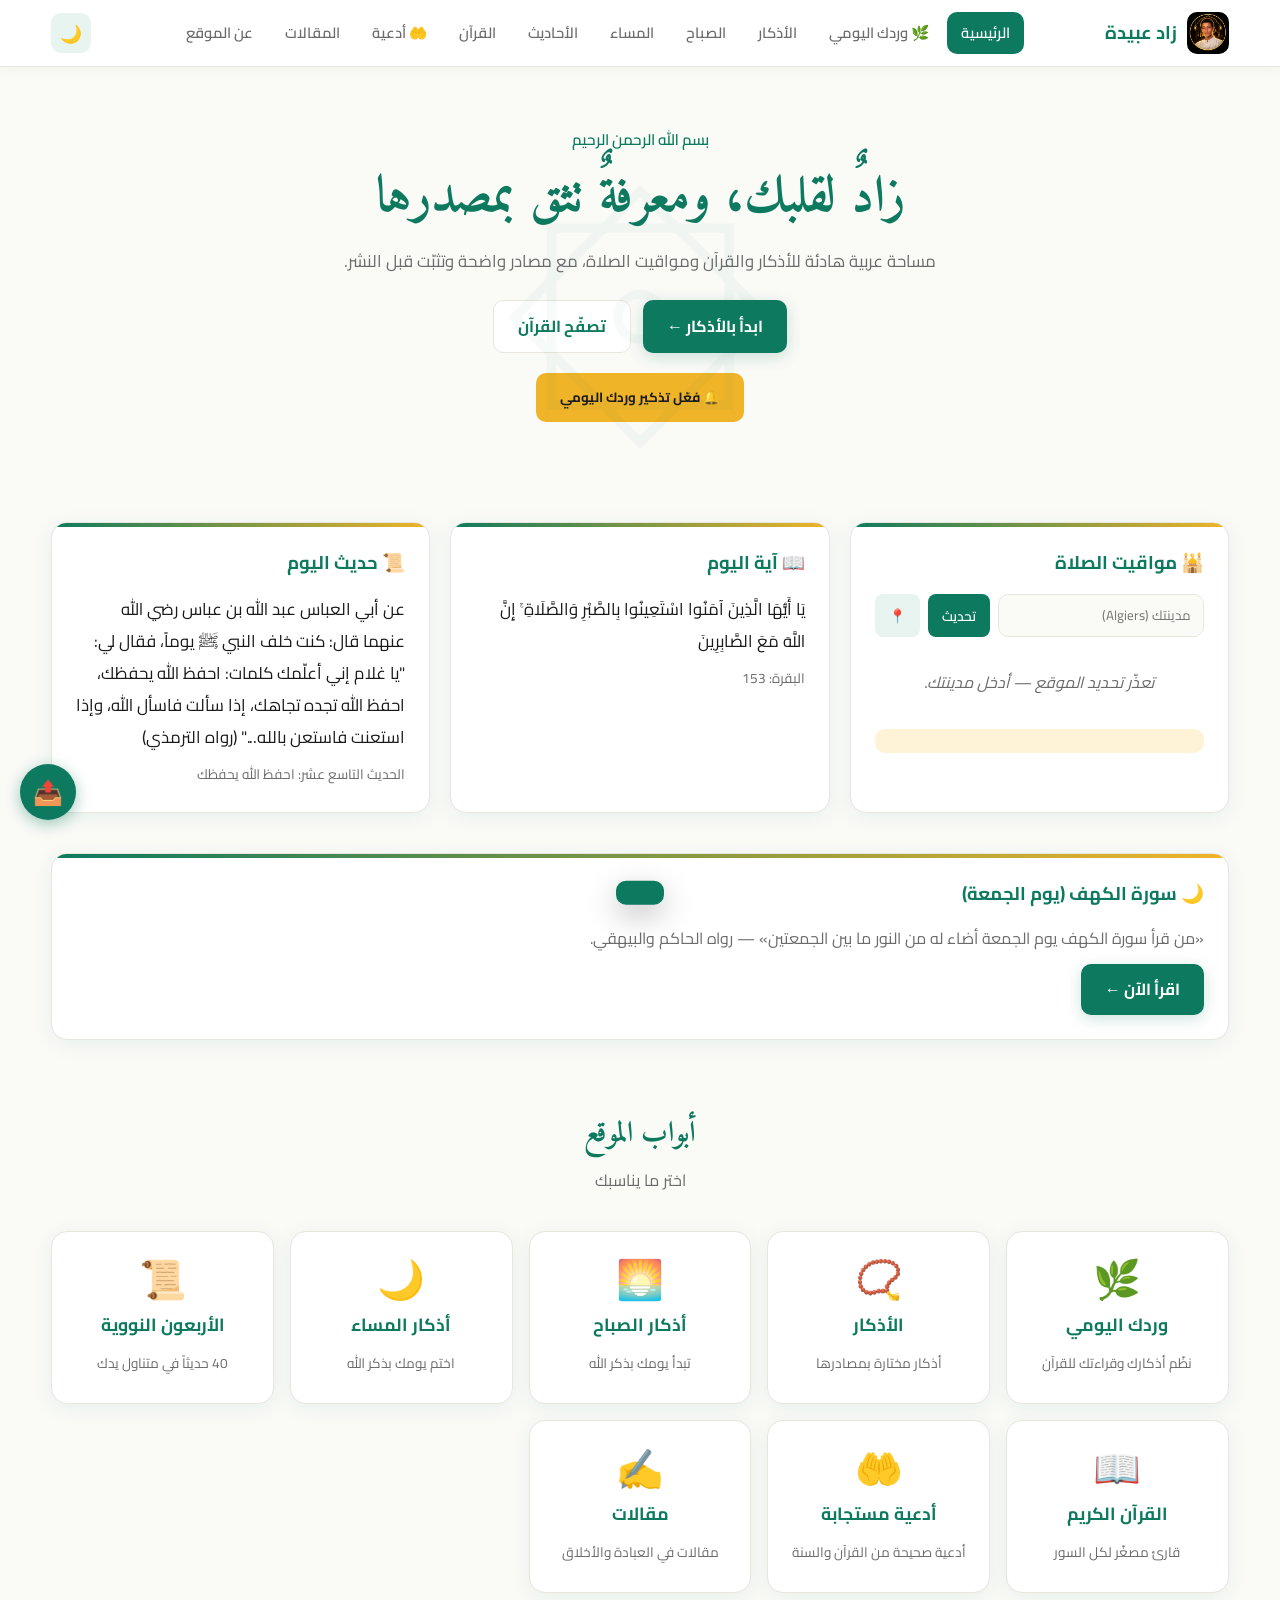
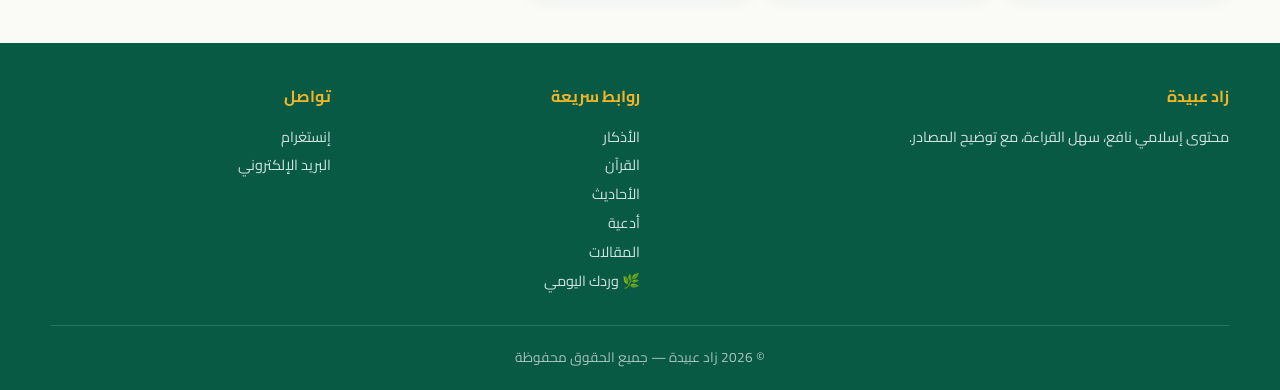
<file: index.html>
<!doctype html>
<html lang="ar" dir="rtl">
<head>
  <meta charset="utf-8">
  <meta name="viewport" content="width=device-width, initial-scale=1">
  <meta name="theme-color" content="#0d7a5f">
  <meta name="description" content="زاد عبيدة: أذكار، أحاديث، مواقيت الصلاة، قرآن، ومقالات موثوقة.">
  <meta name="robots" content="index,follow">
  <meta name="google-site-verification" content="vu1Grx9Kn0mioZbtk1KvI9SMEc0w1ELpfju5QRV_ULs">
  <meta name="author" content="زاد عبيدة">
  <link rel="canonical" href="https://zad-oubaida.github.io/zad-almuslim/">

  <meta property="og:type" content="website">
  <meta property="og:site_name" content="زاد عبيدة">
  <meta property="og:title" content="زاد عبيدة | أذكار ومواقيت الصلاة وقرآن">
  <meta property="og:description" content="مساحة عربية هادئة: أذكار، مواقيت الصلاة، قرآن، آية وحديث اليوم.">
  <meta property="og:image" content="https://zad-oubaida.github.io/zad-almuslim/logo-zad-almuslim.webp.png">
  <meta property="og:url" content="https://zad-oubaida.github.io/zad-almuslim/">
  <meta property="og:locale" content="ar_AR">
  <meta name="twitter:card" content="summary_large_image">

  <link rel="manifest" href="./manifest.json">
  <link rel="icon" type="image/png" href="./logo-zad-almuslim.webp.png">
  <link rel="apple-touch-icon" href="./logo-zad-almuslim.webp.png">

  <link rel="preconnect" href="https://fonts.googleapis.com">
  <link rel="preconnect" href="https://fonts.gstatic.com" crossorigin>
  <link href="https://fonts.googleapis.com/css2?family=Amiri:wght@400;700&family=Cairo:wght@400;600;700&family=Noto+Naskh+Arabic:wght@400;700&display=swap" rel="stylesheet">

  <link rel="stylesheet" href="./assets/style.css">

  <title>زاد عبيدة | أذكار ومواقيت الصلاة وقرآن</title>

  <script type="application/ld+json">
  {"@context":"https://schema.org","@type":"WebSite","name":"زاد عبيدة","url":"https://zad-oubaida.github.io/zad-almuslim/","inLanguage":"ar","description":"أذكار ومواقيت الصلاة وقرآن من مصادر موثوقة."}
  </script>

  <style>
    /* زر المشاركة العائم */
    .share-fab {
      position: fixed; bottom: 80px; left: 20px; z-index: 999;
      width: 56px; height: 56px; border-radius: 50%;
      background: var(--primary); color: #fff; border: none;
      box-shadow: 0 4px 15px rgba(13, 122, 95, 0.4);
      font-size: 1.5rem; cursor: pointer; display: flex; align-items: center; justify-content: center;
      transition: transform 0.2s;
    }
    .share-fab:hover { transform: scale(1.1); background: var(--primary-dark); }

    /* زر تفعيل الإشعارات */
    .notif-btn {
      display: block; margin: 20px auto; padding: 12px 24px;
      background: var(--accent); color: #1a1a1a; border: none;
      border-radius: var(--radius-sm); font-weight: bold; cursor: pointer; font-family: inherit;
    }
    .notif-btn:hover { background: var(--accent-light); }
    .notif-btn:disabled { opacity: 0.7; cursor: not-allowed; }
  </style>
</head>
<body>

<nav class="navbar">
  <div class="wrap nav-inner">
    <a href="./index.html" class="brand" aria-label="زاد عبيدة - الرئيسية">
      <img src="./logo-zad-almuslim.webp.png" alt="شعار زاد عبيدة">
      <span>زاد عبيدة</span>
    </a>
    <div class="nav-links" id="navLinks">
      <a href="./index.html" class="active">الرئيسية</a>
      <a href="./wird.html">🌿 وردك اليومي</a>
      <a href="./adhkar.html">الأذكار</a>
      <a href="./azkar-morning.html">الصباح</a>
      <a href="./azkar-evening.html">المساء</a>
      <a href="./nawawi.html">الأحاديث</a>
      <a href="./quran.html">القرآن</a>
      <a href="./duas.html">🤲 أدعية</a>
      <a href="./articles.html">المقالات</a>
      <a href="./about.html">عن الموقع</a>
    </div>
    <div class="nav-tools">
      <button class="icon-btn" id="themeToggle" type="button" aria-label="الوضع الليلي">🌙</button>
      <button class="icon-btn mobile-menu-btn" id="mobileMenuBtn" type="button" aria-label="القائمة">☰</button>
    </div>
  </div>
</nav>

<section class="hero">
  <div class="wrap">
    <p class="bismillah">بسم الله الرحمن الرحيم</p>
    <h1 class="hero-title">زادٌ لقلبك، ومعرفةٌ تثق بمصدرها</h1>
    <p class="hero-subtitle">مساحة عربية هادئة للأذكار والقرآن ومواقيت الصلاة، مع مصادر واضحة وتثبّت قبل النشر.</p>
    <div class="hero-actions">
      <a href="./adhkar.html" class="btn-primary">ابدأ بالأذكار ←</a>
      <a href="./quran.html" class="btn-secondary">تصفّح القرآن</a>
    </div>
    <button class="notif-btn" id="enableNotifBtn">🔔 فعّل تذكير وردك اليومي</button>
  </div>
</section>

<div class="wrap">
  <div class="dashboard">
    <div class="dash-card">
      <h3>🕌 مواقيت الصلاة</h3>
      <div style="display:flex;gap:8px;margin-bottom:12px;flex-wrap:wrap">
        <input type="text" id="cityInput" placeholder="مدينتك (Algiers)" aria-label="المدينة"
               style="flex:1;min-width:120px;padding:8px 12px;border:1px solid var(--line);border-radius:10px;background:var(--bg);color:var(--text);font-family:inherit">
        <button type="button" id="cityBtn" class="action-btn primary" style="padding:8px 14px">تحديث</button>
        <button type="button" id="geoBtn" class="action-btn" style="padding:8px 14px" title="استخدم موقعي">📍</button>
      </div>
      <div id="prayerTimes" style="text-align:center;color:var(--text-muted);padding:20px 0;font-style:italic">جارٍ تحديد موقعك…</div>
      <div class="countdown" id="prayerCountdown"></div>
    </div>

    <div class="dash-card">
      <h3>📖 آية اليوم</h3>
      <div id="dailyAyah" class="daily-content"><div class="big">جارٍ التحميل…</div></div>
    </div>

    <div class="dash-card">
      <h3>📜 حديث اليوم</h3>
      <div id="dailyHadith" class="daily-content"><div class="big">جارٍ التحميل…</div></div>
    </div>
  </div>

  <div class="dash-card" id="kahfCard" style="display:none;margin-bottom:20px">
    <h3>🌙 سورة الكهف (يوم الجمعة)</h3>
    <p style="margin:8px 0 12px;color:var(--text-muted)">«من قرأ سورة الكهف يوم الجمعة أضاء له من النور ما بين الجمعتين» — رواه الحاكم والبيهقي.</p>
    <a href="./quran.html" class="btn-primary" style="display:inline-flex">اقرأ الآن ←</a>
  </div>
</div>

<section class="section">
  <div class="wrap">
    <div class="section-head">
      <h2>أبواب الموقع</h2>
      <p>اختر ما يناسبك</p>
    </div>
    <div class="cards-grid">
      <a href="./wird.html" class="nav-card"><div class="emoji">🌿</div><h3>وردك اليومي</h3><p>نظّم أذكارك وقراءتك للقرآن</p></a>
      <a href="./adhkar.html" class="nav-card"><div class="emoji">📿</div><h3>الأذكار</h3><p>أذكار مختارة بمصادرها</p></a>
      <a href="./azkar-morning.html" class="nav-card"><div class="emoji">🌅</div><h3>أذكار الصباح</h3><p>تبدأ يومك بذكر الله</p></a>
      <a href="./azkar-evening.html" class="nav-card"><div class="emoji">🌙</div><h3>أذكار المساء</h3><p>اختم يومك بذكر الله</p></a>
      <a href="./nawawi.html" class="nav-card"><div class="emoji">📜</div><h3>الأربعون النووية</h3><p>40 حديثاً في متناول يدك</p></a>
      <a href="./quran.html" class="nav-card"><div class="emoji">📖</div><h3>القرآن الكريم</h3><p>قارئ مصغّر لكل السور</p></a>
      <a href="./duas.html" class="nav-card"><div class="emoji">🤲</div><h3>أدعية مستجابة</h3><p>أدعية صحيحة من القرآن والسنة</p></a>
      <a href="./articles.html" class="nav-card"><div class="emoji">✍️</div><h3>مقالات</h3><p>مقالات في العبادة والأخلاق</p></a>
    </div>
  </div>
</section>

<footer>
  <div class="wrap">
    <div class="footer-inner">
      <div><h4>زاد عبيدة</h4><p>محتوى إسلامي نافع، سهل القراءة، مع توضيح المصادر.</p></div>
      <div><h4>روابط سريعة</h4><p><a href="./adhkar.html">الأذكار</a><br><a href="./quran.html">القرآن</a><br><a href="./nawawi.html">الأحاديث</a><br><a href="./duas.html">أدعية</a><br><a href="./articles.html">المقالات</a><br><a href="./wird.html">🌿 وردك اليومي</a></p></div>
      <div><h4>تواصل</h4><p>إنستغرام<br>البريد الإلكتروني</p></div>
    </div>
    <div class="footer-bottom">© <span id="year"></span> زاد عبيدة — جميع الحقوق محفوظة</div>
  </div>
</footer>

<button class="share-fab" id="shareAppBtn" title="شارك التطبيق">📤</button>
<div id="toast" class="toast" role="status" aria-live="polite"></div>
<button class="back-to-top" id="backToTop" type="button" aria-label="العودة للأعلى">↑</button>

<script src="./assets/data.js"></script>
<script src="./assets/app.js"></script>
<script>
document.getElementById('year').textContent = new Date().getFullYear();

// ============ زر المشاركة ============
document.getElementById('shareAppBtn').addEventListener('click', async () => {
  const shareData = {
    title: 'زاد عبيدة',
    text: 'مساحة عربية هادئة للأذكار والقرآن ومواقيت الصلاة.',
    url: 'https://zad-oubaida.github.io/zad-almuslim/'
  };
  if (navigator.share) {
    try { await navigator.share(shareData); } catch {}
  } else {
    try {
      await navigator.clipboard.writeText(shareData.url);
      showToast('تم نسخ الرابط للمشاركة ✓');
    } catch {
      showToast('تعذّرت المشاركة');
    }
  }
});

// ============ تفعيل الإشعارات ============
document.getElementById('enableNotifBtn').addEventListener('click', async () => {
  if (!('Notification' in window)) {
    alert('متصفحك لا يدعم الإشعارات');
    return;
  }
  
  try {
    const permission = await Notification.requestPermission();
    if (permission === 'granted') {
      showToast('تم تفعيل الإشعارات ✓');
      document.getElementById('enableNotifBtn').textContent = '✅ الإشعارات مفعلة';
      document.getElementById('enableNotifBtn').disabled = true;
      
      // إرسال إشعار تجريبي فوري
      if (navigator.serviceWorker.controller) {
        navigator.serviceWorker.controller.postMessage({
          type: 'SCHEDULE_REMINDER',
          title: 'زاد عبيدة',
          body: 'تم تفعيل الإشعارات بنجاح! سنذكرك بعد كل صلاة. 🕌'
        });
      }
      
      // إعادة جدولة الإشعارات إذا كانت المواقيت متوفرة
      if (window.prayerTimings) {
        schedulePrayerNotifications(window.prayerTimings);
      }
    } else {
      showToast('تم رفض الإشعارات');
    }
  } catch (err) {
    console.error('خطأ في طلب الإشعارات:', err);
    alert('حدث خطأ. تأكد من أن الموقع يعمل على HTTPS.');
  }
});
</script>
</body>
</html>
</file>
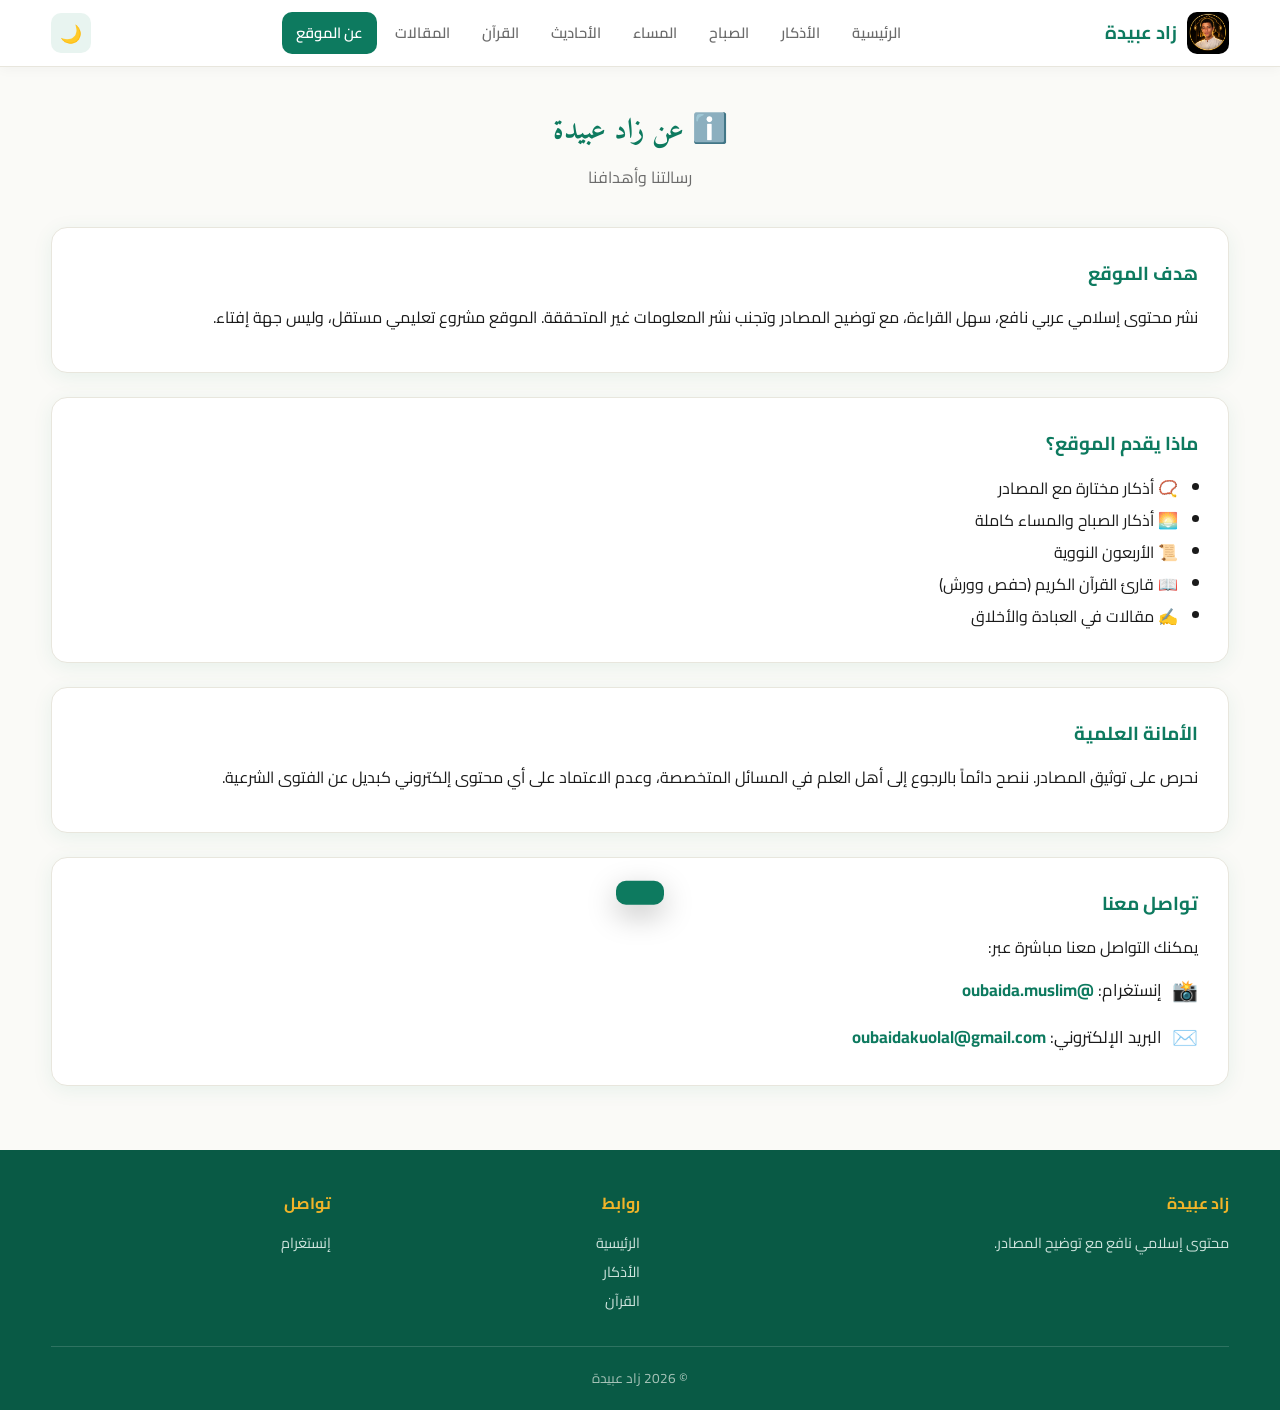
<file: about.html>
<!doctype html>
<html lang="ar" dir="rtl">
<head>
  <meta charset="utf-8">
  <meta name="viewport" content="width=device-width, initial-scale=1">
  <meta name="theme-color" content="#0d7a5f">
  <meta name="description" content="عن موقع زاد عبيدة — رسالتنا وأهدافنا">
  <title>عن الموقع — زاد عبيدة</title>
  <link rel="icon" type="image/png" href="./logo-zad-almuslim.webp.png">
  <link rel="preconnect" href="https://fonts.googleapis.com">
  <link rel="preconnect" href="https://fonts.gstatic.com" crossorigin>
  <link href="https://fonts.googleapis.com/css2?family=Amiri:wght@400;700&family=Cairo:wght@400;600;700&family=Noto+Naskh+Arabic:wght@400;700&display=swap" rel="stylesheet">
  <link rel="stylesheet" href="./assets/style.css">
  <style>
    .about-section {
      background: var(--card); padding: 30px; border-radius: var(--radius);
      box-shadow: var(--shadow); margin-bottom: 24px; border: 1px solid var(--line);
    }
    .about-section h3 { color: var(--primary); margin-bottom: 12px; font-family: 'Cairo', sans-serif; }
    .about-section p { line-height: 1.9; color: var(--text); margin-bottom: 10px; }
    .about-section ul { padding-right: 20px; line-height: 2; color: var(--text); }
    .about-section a { color: var(--primary); font-weight: bold; text-decoration: none; }
    .about-section a:hover { text-decoration: underline; }
    .contact-links { display: flex; flex-direction: column; gap: 12px; margin-top: 10px; }
    .contact-item { display: flex; align-items: center; gap: 10px; font-size: 1.05rem; }
    .contact-item .icon { font-size: 1.3rem; }
  </style>
</head>
<body>

<nav class="navbar">
  <div class="wrap nav-inner">
    <a href="./index.html" class="brand" aria-label="زاد عبيدة">
      <img src="./logo-zad-almuslim.webp.png" alt="شعار زاد عبيدة">
      <span>زاد عبيدة</span>
    </a>
    <div class="nav-links" id="navLinks">
      <a href="./index.html">الرئيسية</a>
      <a href="./adhkar.html">الأذكار</a>
      <a href="./azkar-morning.html">الصباح</a>
      <a href="./azkar-evening.html">المساء</a>
      <a href="./nawawi.html">الأحاديث</a>
      <a href="./quran.html">القرآن</a>
      <a href="./articles.html">المقالات</a>
      <a href="./about.html" class="active">عن الموقع</a>
    </div>
    <div class="nav-tools">
      <button class="icon-btn" id="themeToggle" type="button" aria-label="الوضع الليلي">🌙</button>
      <button class="icon-btn mobile-menu-btn" id="mobileMenuBtn" type="button" aria-label="القائمة">☰</button>
    </div>
  </div>
</nav>

<main class="wrap" style="padding:40px 0">
  <div class="section-head">
    <h2>ℹ️ عن زاد عبيدة</h2>
    <p>رسالتنا وأهدافنا</p>
  </div>

  <div class="about-section">
    <h3>هدف الموقع</h3>
    <p>نشر محتوى إسلامي عربي نافع، سهل القراءة، مع توضيح المصادر وتجنب نشر المعلومات غير المتحققة. الموقع مشروع تعليمي مستقل، وليس جهة إفتاء.</p>
  </div>

  <div class="about-section">
    <h3>ماذا يقدم الموقع؟</h3>
    <ul>
      <li>📿 أذكار مختارة مع المصادر</li>
      <li>🌅 أذكار الصباح والمساء كاملة</li>
      <li>📜 الأربعون النووية</li>
      <li>📖 قارئ القرآن الكريم (حفص وورش)</li>
      <li>✍️ مقالات في العبادة والأخلاق</li>
    </ul>
  </div>

  <div class="about-section">
    <h3>الأمانة العلمية</h3>
    <p>نحرص على توثيق المصادر. ننصح دائماً بالرجوع إلى أهل العلم في المسائل المتخصصة، وعدم الاعتماد على أي محتوى إلكتروني كبديل عن الفتوى الشرعية.</p>
  </div>

  <div class="about-section">
    <h3>تواصل معنا</h3>
    <p>يمكنك التواصل معنا مباشرة عبر:</p>
    <div class="contact-links">
      <div class="contact-item">
        <span class="icon">📸</span>
        <span>إنستغرام: <a href="https://www.instagram.com/oubaida.muslim/" target="_blank" rel="noopener noreferrer">@oubaida.muslim</a></span>
      </div>
      <div class="contact-item">
        <span class="icon">✉️</span>
        <span>البريد الإلكتروني: <a href="mailto:oubaidakuolal@gmail.com">oubaidakuolal@gmail.com</a></span>
      </div>
    </div>
  </div>
</main>

<footer>
  <div class="wrap">
    <div class="footer-inner">
      <div><h4>زاد عبيدة</h4><p>محتوى إسلامي نافع مع توضيح المصادر.</p></div>
      <div><h4>روابط</h4><p><a href="./index.html">الرئيسية</a><br><a href="./adhkar.html">الأذكار</a><br><a href="./quran.html">القرآن</a></p></div>
      <div><h4>تواصل</h4><p><a href="https://www.instagram.com/oubaida.muslim/" target="_blank" rel="noopener noreferrer">إنستغرام</a></p></div>
    </div>
    <div class="footer-bottom">© <span id="year"></span> زاد عبيدة</div>
  </div>
</footer>

<div id="toast" class="toast" role="status" aria-live="polite"></div>
<button class="back-to-top" id="backToTop" type="button" aria-label="العودة للأعلى">↑</button>

<script src="./assets/data.js"></script>
<script src="./assets/app.js"></script>
<script>
document.getElementById('year').textContent = new Date().getFullYear();
</script>
</body>
</html>
</file>
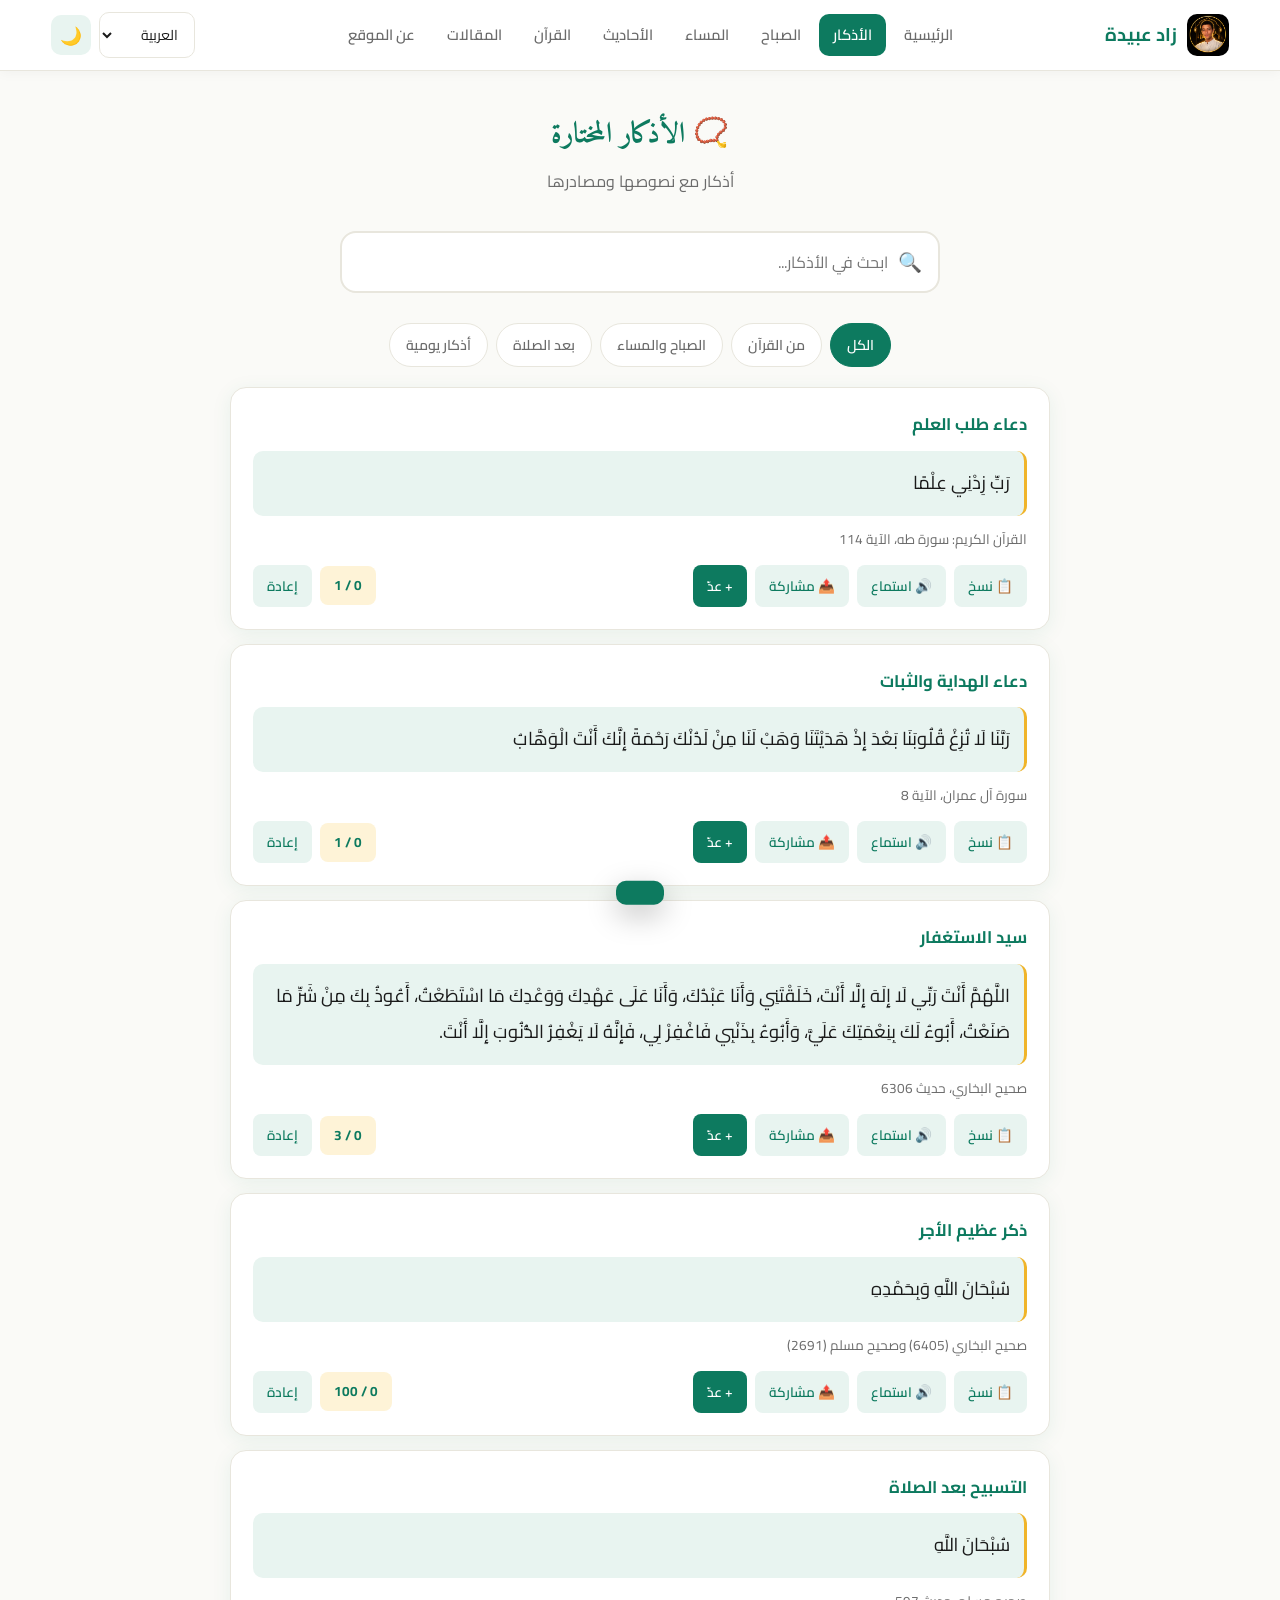
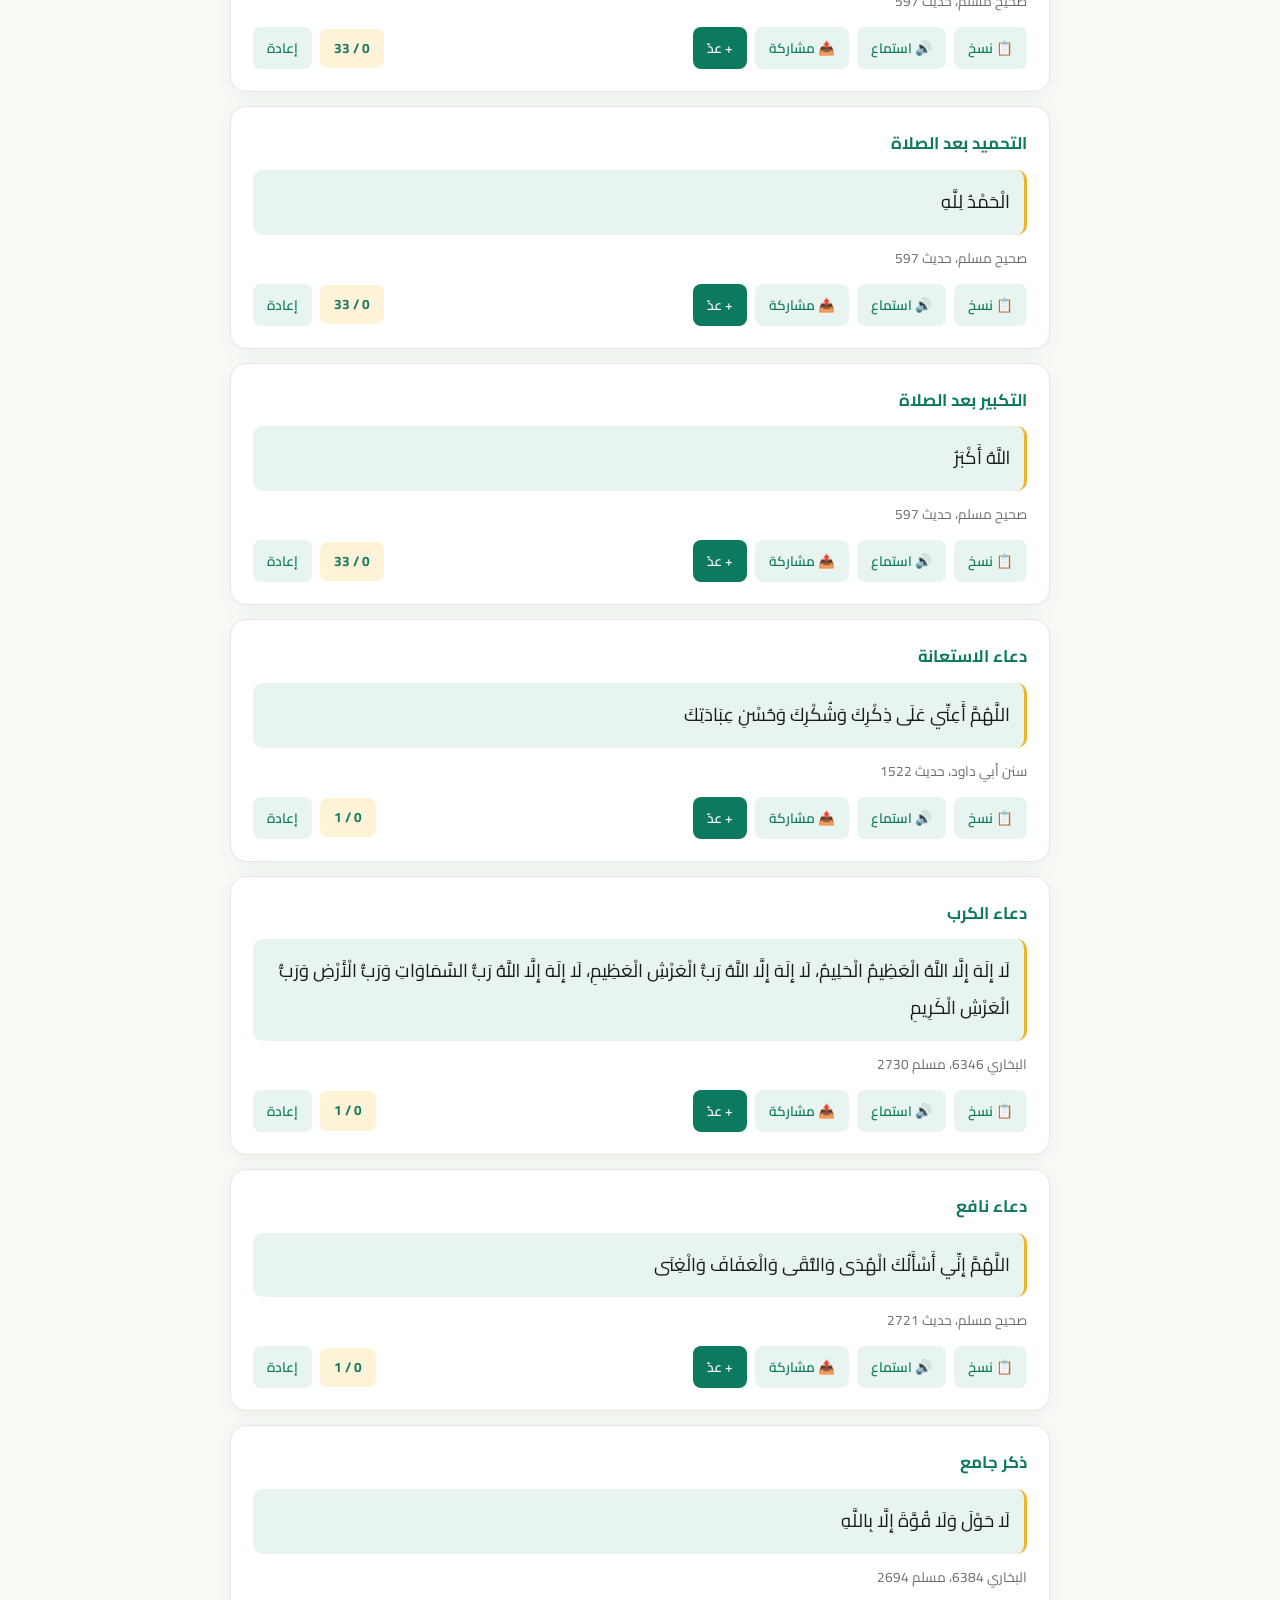
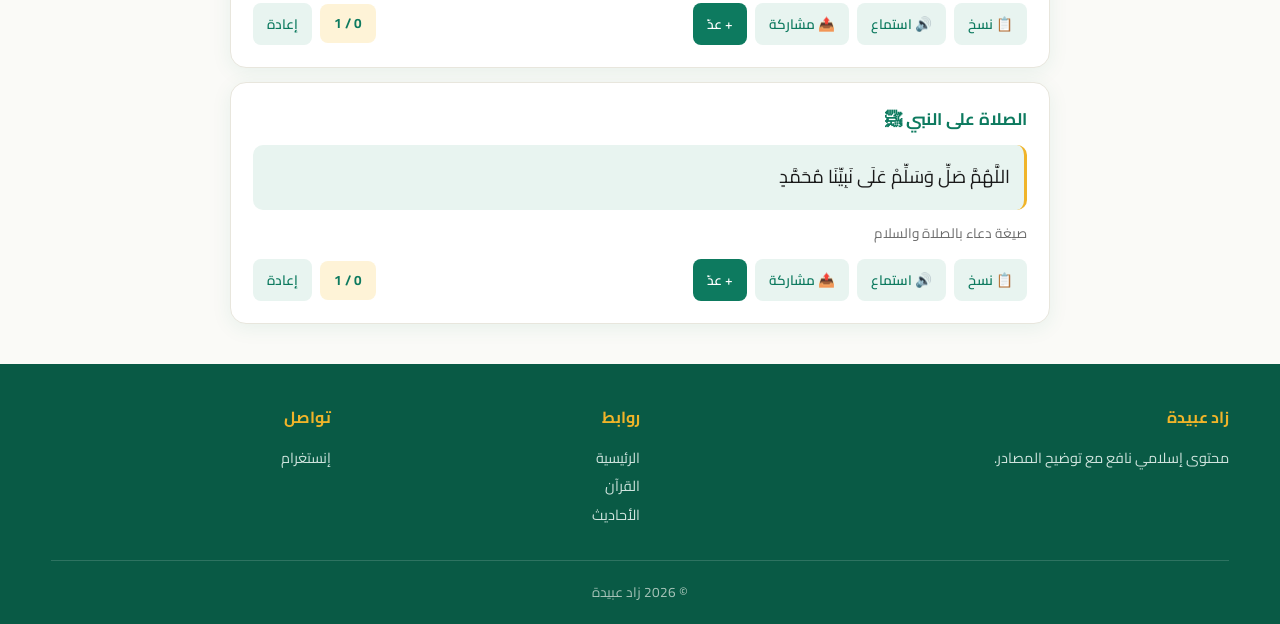
<file: adhkar.html>
<!doctype html>
<html lang="ar" dir="rtl">
<head>
  <meta charset="utf-8">
  <meta name="viewport" content="width=device-width, initial-scale=1">
  <meta name="theme-color" content="#0d7a5f">
  <meta name="description" content="أذكار مختارة مع مصادرها — زاد عبيدة">
  <title>الأذكار — زاد عبيدة</title>
  <link rel="canonical" href="https://zad-oubaida.github.io/zad-almuslim/adhkar.html">
  <link rel="icon" type="image/png" href="./logo-zad-almuslim.webp.png">
  <link rel="manifest" href="./manifest.json">
  <link rel="preconnect" href="https://fonts.googleapis.com">
  <link rel="preconnect" href="https://fonts.gstatic.com" crossorigin>
  <link href="https://fonts.googleapis.com/css2?family=Amiri:wght@400;700&family=Cairo:wght@400;600;700&family=Noto+Naskh+Arabic:wght@400;700&display=swap" rel="stylesheet">
  <link rel="stylesheet" href="./assets/style.css">
</head>
<body>

<nav class="navbar">
  <div class="wrap nav-inner">
    <a href="./index.html" class="brand" aria-label="زاد عبيدة">
      <img src="./logo-zad-almuslim.webp.png" alt="شعار زاد عبيدة">
      <span>زاد عبيدة</span>
    </a>
    <div class="nav-links" id="navLinks">
      <a href="./index.html">الرئيسية</a>
      <a href="./adhkar.html" class="active">الأذكار</a>
      <a href="./azkar-morning.html">الصباح</a>
      <a href="./azkar-evening.html">المساء</a>
      <a href="./nawawi.html">الأحاديث</a>
      <a href="./quran.html">القرآن</a>
      <a href="./articles.html">المقالات</a>
      <a href="./about.html">عن الموقع</a>
    </div>
    <div class="nav-tools">
      <select id="siteLanguage" class="lang-select" aria-label="اللغة">
        <option value="ar">العربية</option>
        <option value="en">English</option>
        <option value="fr">Français</option>
      </select>
      <button class="icon-btn" id="themeToggle" type="button" aria-label="الوضع الليلي">🌙</button>
      <button class="icon-btn mobile-menu-btn" id="mobileMenuBtn" type="button" aria-label="القائمة">☰</button>
    </div>
  </div>
</nav>

<main class="wrap" style="padding:40px 0">
  <div class="section-head">
    <h2>📿 الأذكار المختارة</h2>
    <p>أذكار مع نصوصها ومصادرها</p>
  </div>

  <div class="search-box">
    <input type="search" id="azkarSearch" placeholder="ابحث في الأذكار..." aria-label="بحث">
  </div>

  <div class="filter-row" id="dhikrFilters">
    <button class="filter-btn active" type="button" data-filter="all">الكل</button>
    <button class="filter-btn" type="button" data-filter="quran">من القرآن</button>
    <button class="filter-btn" type="button" data-filter="morning">الصباح والمساء</button>
    <button class="filter-btn" type="button" data-filter="prayer">بعد الصلاة</button>
    <button class="filter-btn" type="button" data-filter="daily">أذكار يومية</button>
  </div>

  <div class="azkar-list" id="azkarList"></div>
</main>

<footer>
  <div class="wrap">
    <div class="footer-inner">
      <div><h4>زاد عبيدة</h4><p>محتوى إسلامي نافع مع توضيح المصادر.</p></div>
      <div><h4>روابط</h4><p><a href="./index.html">الرئيسية</a><br><a href="./quran.html">القرآن</a><br><a href="./nawawi.html">الأحاديث</a></p></div>
      <div><h4>تواصل</h4><p>إنستغرام</p></div>
    </div>
    <div class="footer-bottom">© <span id="year"></span> زاد عبيدة</div>
  </div>
</footer>

<div id="google_translate_element" style="position:fixed;left:-10000px;top:0;width:1px;height:1px;overflow:hidden" aria-hidden="true"></div>
<div id="toast" class="toast" role="status" aria-live="polite"></div>
<button class="back-to-top" id="backToTop" type="button" aria-label="العودة للأعلى">↑</button>

<script src="./assets/data.js"></script>
<script src="./assets/app.js"></script>
<script>
  document.getElementById('year').textContent = new Date().getFullYear();

  /* بناء قائمة الأذكار */
  (function renderAzkar(){
    const list = document.getElementById('azkarList');
    if(!list || typeof ADHKAR === 'undefined') return;
    const counts = loadCounts();

    ADHKAR.forEach(z => {
      const card = document.createElement('article');
      card.className = 'azkar-item';
      card.dataset.id = z.id;
      card.dataset.category = z.category;
      card.dataset.target = z.target;
      card.id = 'dhikr-' + z.id;

      card.innerHTML = `
        <h3>${z.title}</h3>
        <div class="azkar-text">${z.text}</div>
        <div class="azkar-ref">${z.ref}</div>
        <div class="azkar-actions">
          <button class="action-btn" data-action="copy">📋 نسخ</button>
          <button class="action-btn" data-action="speak">🔊 استماع</button>
          <button class="action-btn" data-action="share">📤 مشاركة</button>
          <button class="action-btn primary" data-action="count">+ عدّ</button>
          <span class="count-badge">${(counts[z.id]||0)} / ${z.target}</span>
          <button class="action-btn" data-action="reset">إعادة</button>
        </div>
      `;

      const badge = card.querySelector('.count-badge');
      const paint = ()=>{
        const c = counts[z.id] || 0;
        badge.textContent = c + ' / ' + z.target;
        if(c >= z.target) badge.classList.add('done');
        else badge.classList.remove('done');
      };

      card.addEventListener('click', async (e)=>{
        const btn = e.target.closest('[data-action]');
        if(!btn) return;
        const action = btn.dataset.action;
        if(action === 'copy'){
          try { await copyText(z.text); showToast('تم النسخ ✓'); } catch { showToast('تعذّر النسخ'); }
        } else if(action === 'speak'){
          speak(z.text);
        } else if(action === 'share'){
          const url = location.origin + '/adhkar.html#dhikr-' + z.id;
          shareContent({ title: z.title, text: z.text, url });
        } else if(action === 'count'){
          if((counts[z.id]||0) >= z.target) return;
          counts[z.id] = (counts[z.id]||0) + 1;
          saveCounts(counts);
          paint();
          if(counts[z.id] >= z.target) showToast('اكتمل ✓');
        } else if(action === 'reset'){
          delete counts[z.id];
          saveCounts(counts);
          paint();
        }
      });

      paint();
      list.appendChild(card);
    });

    /* الفلترة */
    document.querySelectorAll('#dhikrFilters .filter-btn').forEach(btn=>{
      btn.addEventListener('click', ()=>{
        document.querySelectorAll('#dhikrFilters .filter-btn').forEach(b=>b.classList.remove('active'));
        btn.classList.add('active');
        const f = btn.dataset.filter;
        document.querySelectorAll('.azkar-item').forEach(card=>{
          card.style.display = (f === 'all' || card.dataset.category === f) ? '' : 'none';
        });
      });
    });

    /* البحث */
    const search = document.getElementById('azkarSearch');
    if(search){
      search.addEventListener('input', ()=>{
        const q = search.value.trim().toLowerCase();
        document.querySelectorAll('.azkar-item').forEach(card=>{
          const txt = card.textContent.toLowerCase();
          card.style.display = (!q || txt.includes(q)) ? '' : 'none';
        });
      });
    }

    /* إذا كان هناك hash، انتقل إليه */
    if(location.hash){
      setTimeout(()=>{
        const target = document.querySelector(location.hash);
        if(target){
          target.scrollIntoView({behavior:'smooth', block:'center'});
          target.style.boxShadow = '0 0 0 3px var(--accent)';
          setTimeout(()=>target.style.boxShadow = '', 2600);
        }
      }, 300);
    }
  })();
</script>

</body>
</html>
</file>
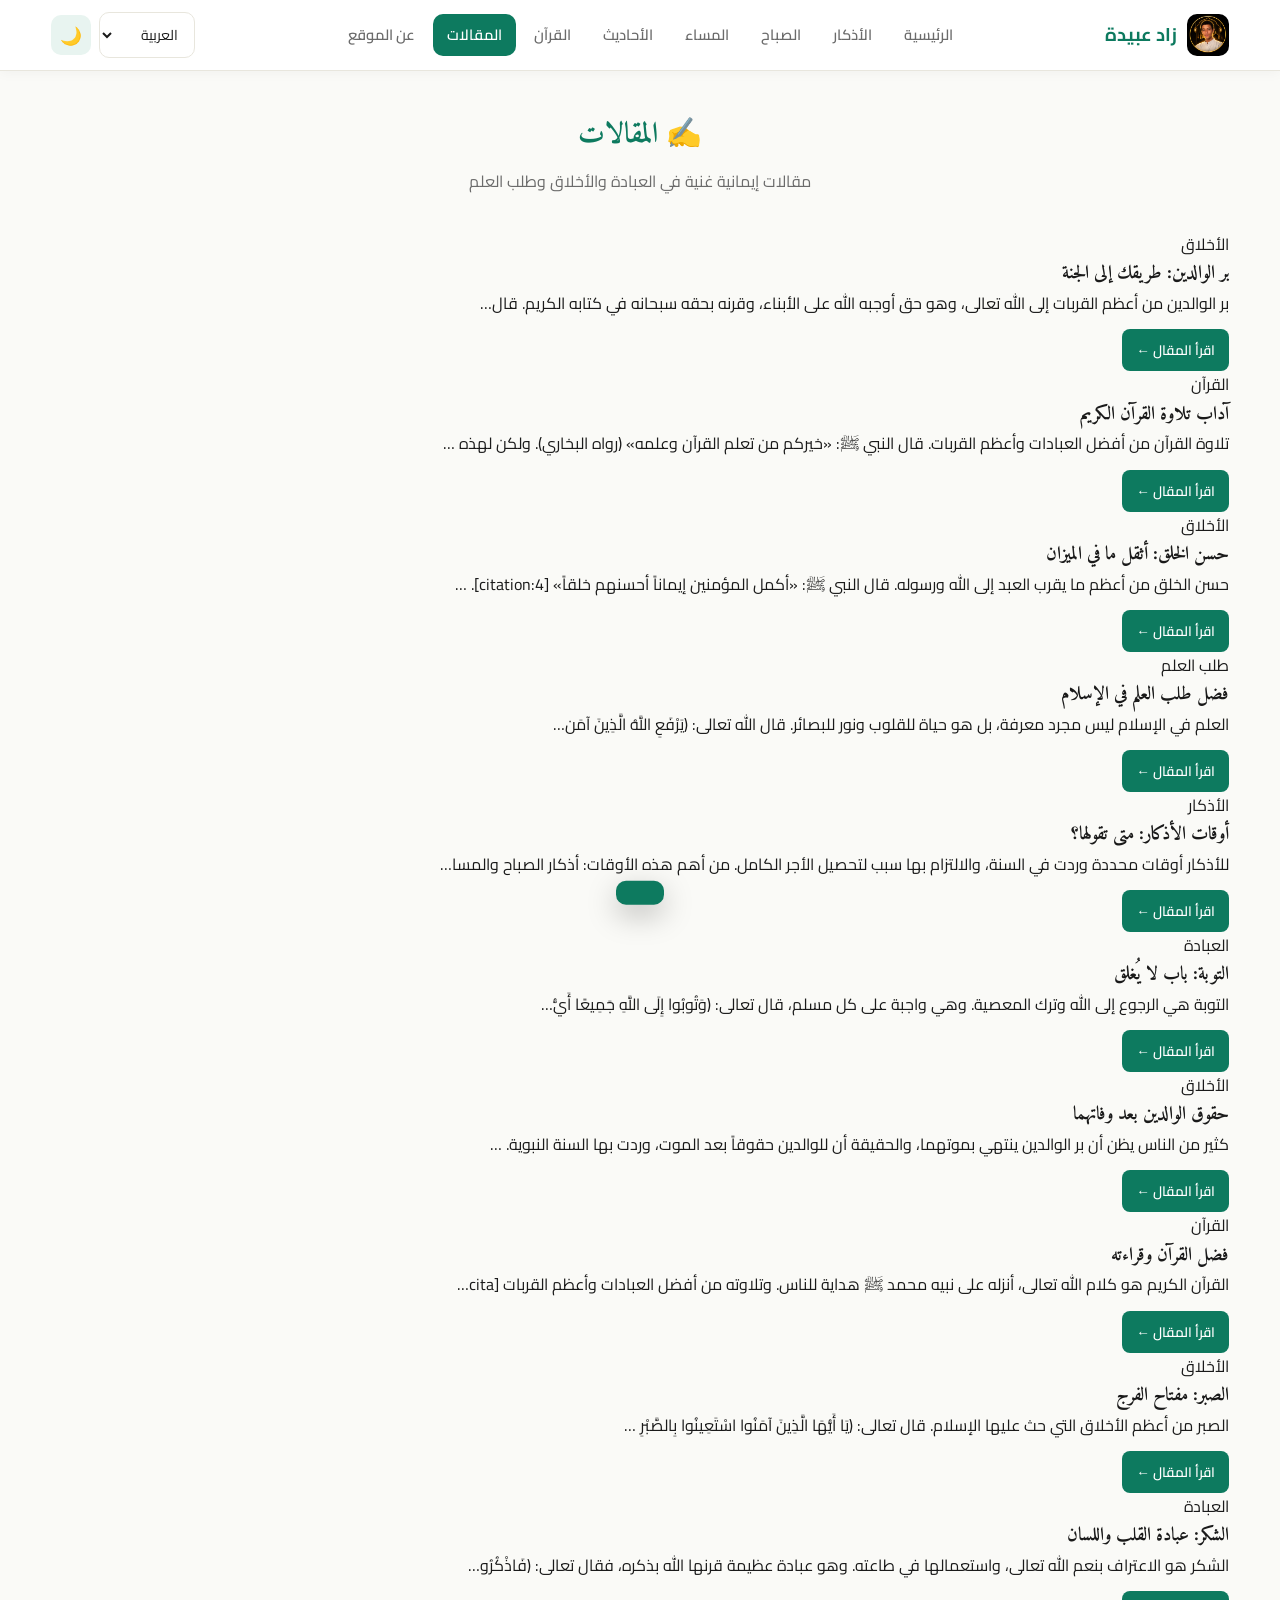
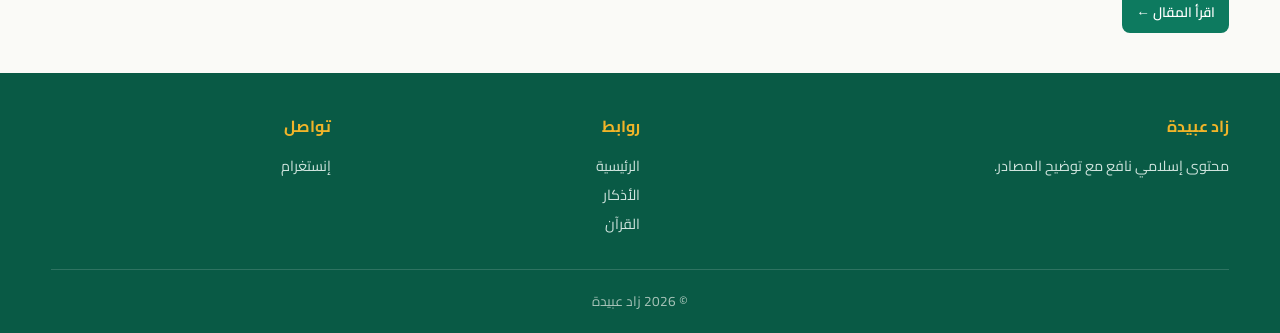
<file: articles.html>
<!doctype html>
<html lang="ar" dir="rtl">
<head>
  <meta charset="utf-8">
  <meta name="viewport" content="width=device-width, initial-scale=1">
  <meta name="theme-color" content="#0d7a5f">
  <meta name="description" content="مقالات إيمانية غنية في العبادة والأخلاق وطلب العلم — زاد عبيدة">
  <title>المقالات — زاد عبيدة</title>
  <link rel="icon" type="image/png" href="./logo-zad-almuslim.webp.png">
  <link rel="preconnect" href="https://fonts.googleapis.com">
  <link rel="preconnect" href="https://fonts.gstatic.com" crossorigin>
  <link href="https://fonts.googleapis.com/css2?family=Amiri:wght@400;700&family=Cairo:wght@400;600;700&family=Noto+Naskh+Arabic:wght@400;700&display=swap" rel="stylesheet">
  <link rel="stylesheet" href="./assets/style.css">
</head>
<body>

<nav class="navbar">
  <div class="wrap nav-inner">
    <a href="./index.html" class="brand" aria-label="زاد عبيدة">
      <img src="./logo-zad-almuslim.webp.png" alt="شعار زاد عبيدة">
      <span>زاد عبيدة</span>
    </a>
    <div class="nav-links" id="navLinks">
      <a href="./index.html">الرئيسية</a>
      <a href="./adhkar.html">الأذكار</a>
      <a href="./azkar-morning.html">الصباح</a>
      <a href="./azkar-evening.html">المساء</a>
      <a href="./nawawi.html">الأحاديث</a>
      <a href="./quran.html">القرآن</a>
      <a href="./articles.html" class="active">المقالات</a>
      <a href="./about.html">عن الموقع</a>
    </div>
    <div class="nav-tools">
      <select id="siteLanguage" class="lang-select" aria-label="اللغة">
        <option value="ar">العربية</option>
        <option value="en">English</option>
        <option value="fr">Français</option>
      </select>
      <button class="icon-btn" id="themeToggle" type="button" aria-label="الوضع الليلي">🌙</button>
      <button class="icon-btn mobile-menu-btn" id="mobileMenuBtn" type="button" aria-label="القائمة">☰</button>
    </div>
  </div>
</nav>

<main class="wrap" style="padding:40px 0">
  <div class="section-head">
    <h2>✍️ المقالات</h2>
    <p>مقالات إيمانية غنية في العبادة والأخلاق وطلب العلم</p>
  </div>
  <div class="articles" id="articlesGrid"></div>
</main>

<div class="modal" id="articleModal" hidden role="dialog" aria-modal="true">
  <div class="modal-dialog">
    <div class="modal-head">
      <h2 id="articleModalTitle">مقال</h2>
      <button class="modal-close" id="articleClose" type="button">إغلاق ✕</button>
    </div>
    <div id="articleModalBody" class="modal-body"></div>
  </div>
</div>

<footer>
  <div class="wrap">
    <div class="footer-inner">
      <div><h4>زاد عبيدة</h4><p>محتوى إسلامي نافع مع توضيح المصادر.</p></div>
      <div><h4>روابط</h4><p><a href="./index.html">الرئيسية</a><br><a href="./adhkar.html">الأذكار</a><br><a href="./quran.html">القرآن</a></p></div>
      <div><h4>تواصل</h4><p>إنستغرام</p></div>
    </div>
    <div class="footer-bottom">© <span id="year"></span> زاد عبيدة</div>
  </div>
</footer>

<div id="google_translate_element" style="position:fixed;left:-10000px;top:0;width:1px;height:1px;overflow:hidden" aria-hidden="true"></div>
<div id="toast" class="toast" role="status" aria-live="polite"></div>
<button class="back-to-top" id="backToTop" type="button" aria-label="العودة للأعلى">↑</button>

<script>
document.getElementById('year').textContent = new Date().getFullYear();

// ==================== بيانات المقالات العشرة ====================
const MY_ARTICLES = {
  // 1
  birr: {
    category: 'الأخلاق',
    title: 'بر الوالدين: طريقك إلى الجنة',
    body: `
      <p>بر الوالدين من أعظم القربات إلى الله تعالى، وهو حق أوجبه الله على الأبناء، وقرنه بحقه سبحانه في كتابه الكريم. قال الله تعالى: ﴿وَقَضَىٰ رَبُّكَ أَلَّا تَعْبُدُوا إِلَّا إِيَّاهُ وَبِالْوَالِدَيْنِ إِحْسَانًا﴾ [الإسراء: 23].</p>
      <h3>فضل البر وعظم أجره</h3>
      <p>جاء رجل إلى النبي ﷺ فقال: "يا رسول الله، من أحق الناس بحسن صحابتي؟" قال: «أمك»، قال: ثم من؟ قال: «أمك»، قال: ثم من؟ قال: «أمك»، قال: ثم من؟ قال: «أبوك» (متفق عليه). وقد بيّن العلماء أن للأم ثلاثة أضعاف ما للأب من البر، لصعوبة الحمل والوضع والرضاع [citation:1].</p>
      <p>وقال ﷺ: «من أصبح مطيعاً لله في والديه أصبح له بابان مفتوحان من الجنة، وإن كان واحداً فواحد، ومن أمسى عاصياً لله في والديه أصبح له بابان مفتوحان من النار» [citation:7].</p>
      <h3>البر بعد الموت</h3>
      <p>سأل رجل النبي ﷺ: "هل بقي عليّ من بر أبويّ شيء أبرهما به بعد وفاتهما؟" قال: «نعم، الصلاة عليهما، والاستغفار لهما، وإنفاذ عهدهما، وإكرام صديقهما، وصلة الرحم التي لا توصل إلا بهما» [citation:7].</p>
      <p><strong>الخلاصة:</strong> بر الوالدين عبادة عظيمة، وطريق مختصر إلى الجنة، فلا تفرط فيهما في حياتهما ولا بعد مماتهما.</p>
    `
  },
  // 2
  adab_tilawa: {
    category: 'القرآن',
    title: 'آداب تلاوة القرآن الكريم',
    body: `
      <p>تلاوة القرآن من أفضل العبادات وأعظم القربات. قال النبي ﷺ: «خيركم من تعلم القرآن وعلمه» (رواه البخاري). ولكن لهذه التلاوة آداباً يجب مراعاتها لتحقيق الأجر الكامل.</p>
      <h3>آداب ظاهرة</h3>
      <ul>
        <li><strong>الطهارة:</strong> يستحب للقارئ أن يكون على طهارة، ويندب له نظافة البدن والثياب والمكان، وطيب الرائحة [citation:3].</li>
        <li><strong>الاستعاذة والبسملة:</strong> قال تعالى: ﴿فَإِذَا قَرَأْتَ الْقُرْآنَ فَاسْتَعِذْ بِاللَّهِ مِنَ الشَّيْطَانِ الرَّجِيمِ﴾ [النحل: 98].</li>
        <li><strong>الترتيل:</strong> قال تعالى: ﴿وَرَتِّلِ الْقُرْآنَ تَرْتِيلًا﴾ [المزمل: 4]. والترتيل هو التأني في القراءة وإعطاء كل حرف حقه.</li>
      </ul>
      <h3>آداب باطنة</h3>
      <p>الأهم هو <strong>حضور القلب والتدبر</strong>. قال النووي: "المراد من الذكر حضور القلب، فينبغي أن يكون هو مقصود الذاكر، فيحرص على تحصيله، ويتدبر ما يذكر" [citation:8]. وقال الإمام الصادق: "القرآن كتاب تلاوة وتدبر وعمل" [citation:15].</p>
      <p><strong>الخلاصة:</strong> اجعل لتلاوتك نصيباً من التدبر، فقراءة آية بتدبر خير من قراءة ختمة بغير فهم.</p>
    `
  },
  // 3
  husn_khuluq: {
    category: 'الأخلاق',
    title: 'حسن الخلق: أثقل ما في الميزان',
    body: `
      <p>حسن الخلق من أعظم ما يقرب العبد إلى الله ورسوله. قال النبي ﷺ: «أكمل المؤمنين إيماناً أحسنهم خلقاً» [citation:4].</p>
      <h3>منزلة حسن الخلق</h3>
      <p>قال ﷺ: «ما من شيء أثقل في ميزان المؤمن يوم القيامة من خُلُق حُسن، وإن الله ليبغض الفاحش البذيء» [citation:4]. وقال أيضاً: «إن الرجل ليدرك بحسن خلقه درجات قائم الليل وصائم النهار» [citation:4].</p>
      <p>بل جعل النبي ﷺ حسن الخلق سبباً لبلوغ أعلى الدرجات: «أنا زعيم ببيت في أعلى الجنة لمن حسن خلقه» [citation:4].</p>
      <h3>كيف تتحلى بحسن الخلق؟</h3>
      <ul>
        <li><strong>مع الناس:</strong> طلاقة الوجه، الكلمة الطيبة، كف الأذى.</li>
        <li><strong>مع النفس:</strong> الصبر، الحلم، ترك الغضب.</li>
        <li><strong>مع الله:</strong> الحياء منه، مراقبته في السر والعلن.</li>
      </ul>
      <p>قال الإمام ابن القيم: "حسن الخلق هو الدين كله، وهو حقائق الإيمان وشرائع الإسلام" [citation:4].</p>
    `
  },
  // 4
  ilm: {
    category: 'طلب العلم',
    title: 'فضل طلب العلم في الإسلام',
    body: `
      <p>العلم في الإسلام ليس مجرد معرفة، بل هو حياة للقلوب ونور للبصائر. قال الله تعالى: ﴿يَرْفَعِ اللَّهُ الَّذِينَ آمَنُوا مِنكُمْ وَالَّذِينَ أُوتُوا الْعِلْمَ دَرَجَاتٍ﴾ [المجادلة: 11].</p>
      <h3>أول أمر في القرآن</h3>
      <p>أول ما نزل من القرآن قوله تعالى: ﴿اقْرَأْ بِاسْمِ رَبِّكَ الَّذِي خَلَقَ﴾ [العلق: 1]، وهذا دليل على أن العلم والقراءة هما أول خطوة في طريق الإيمان [citation:5].</p>
      <h3>أجر طالب العلم</h3>
      <p>قال النبي ﷺ: «من سلك طريقاً يطلب فيه علماً، سلك الله به طريقاً من طرق الجنة» (رواه مسلم). وقال ﷺ: «طلب العلم فريضة على كل مسلم» [citation:11].</p>
      <p>وقال معاذ بن جبل: "تعلموا العلم، فإن تعلمه لله خشية، وطلبه عبادة، ومذاكرته تسبيح، والبحث عنه جهاد، وتعليمه لمن لا يعلمه صدقة" [citation:11].</p>
      <p><strong>الخلاصة:</strong> اجعل لك نصيباً يومياً من طلب العلم، ولو آية تتدبرها أو حديثاً تحفظه.</p>
    `
  },
  // 5
  adhkar_waqt: {
    category: 'الأذكار',
    title: 'أوقات الأذكار: متى تقولها؟',
    body: `
      <p>للأذكار أوقات محددة وردت في السنة، والالتزام بها سبب لتحصيل الأجر الكامل. من أهم هذه الأوقات: أذكار الصباح والمساء، وأذكار ما بعد الصلوات.</p>
      <h3>وقت أذكار الصباح والمساء</h3>
      <p>أصح الأقوال في وقت أذكار الصباح: أنه من بعد صلاة الفجر إلى الضحى. وأما أذكار المساء، فأصح الأقوال: أنها من بعد صلاة العصر إلى غروب الشمس [citation:8].</p>
      <h3>أذكار ما بعد الصلاة</h3>
      <p>وردت أذكار مخصوصة بعد كل صلاة. منها ما رواه أبو أيوب الأنصاري: أن النبي ﷺ قال: «من قال دبر صلاته: لا إله إلا الله وحده لا شريك له، له الملك وله الحمد وهو على كل شيء قدير، عشر مرات، كتب له بهن عشر حسنات، ومحي عنه بهن عشر سيئات، ورفع له بهن عشر درجات» [citation:2].</p>
      <h3>أهمية التدبر</h3>
      <p>الذكر بلا حضور قلب كجسد بلا روح. قال النووي: "المراد من الذكر حضور القلب" [citation:8]. فاحرص على أن تفهم ما تقول، وتستشعر معانيه.</p>
    `
  },
  // 6
  tawba: {
    category: 'العبادة',
    title: 'التوبة: باب لا يُغلق',
    body: `
      <p>التوبة هي الرجوع إلى الله وترك المعصية. وهي واجبة على كل مسلم، قال تعالى: ﴿وَتُوبُوا إِلَى اللَّهِ جَمِيعًا أَيُّهَ الْمُؤْمِنُونَ لَعَلَّكُمْ تُفْلِحُونَ﴾ [النور: 31].</p>
      <h3>شروط التوبة الصادقة</h3>
      <ul>
        <li><strong>الإقلاع عن الذنب:</strong> ترك المعصية فوراً.</li>
        <li><strong>الندم:</strong> أن يندم القلب على ما فعل.</li>
        <li><strong>العزم على عدم العودة:</strong> أن يعزم ألا يعود إلى الذنب.</li>
        <li><strong>رد الحقوق:</strong> إن كان الذنب متعلقاً بحق آدمي، وجب رد الحق أو طلب السماحة.</li>
      </ul>
      <h3>فضل التوبة</h3>
      <p>قال النبي ﷺ: «إن الله يبسط يده بالليل ليتوب مسيء النهار، ويبسط يده بالنهار ليتوب مسيء الليل» (رواه مسلم). وقال ﷺ: «لله أفرح بتوبة عبده من أحدكم سقط على بعيره في أرض فلاة» (متفق عليه).</p>
      <p><strong>الخلاصة:</strong> لا تقنط من رحمة الله مهما عظم ذنبك، فباب التوبة مفتوح ما لم تطلع الشمس من مغربها.</p>
    `
  },
  // 7
  bir_waalidain_2: {
    category: 'الأخلاق',
    title: 'حقوق الوالدين بعد وفاتهما',
    body: `
      <p>كثير من الناس يظن أن بر الوالدين ينتهي بموتهما، والحقيقة أن للوالدين حقوقاً بعد الموت، وردت بها السنة النبوية.</p>
      <h3>ماذا تفعل بعد موت والديك؟</h3>
      <p>سُئل النبي ﷺ: "هل بقي عليّ من بر أبويّ شيء أبرهما به بعد وفاتهما؟" فقال: «نعم، الصلاة عليهما، والاستغفار لهما، وإنفاذ عهدهما من بعدهما، وصلة الرحم التي لا توصل إلا بهما، وإكرام صديقهما» [citation:7].</p>
      <h3>أهم هذه الحقوق</h3>
      <ul>
        <li><strong>الدعاء والاستغفار:</strong> قال تعالى: ﴿رَبِّ ارْحَمْهُمَا كَمَا رَبَّيَانِي صَغِيرًا﴾ [الإسراء: 24].</li>
        <li><strong>الصدقة عنهما:</strong> تجعل ثواب الصدقة لوالديك، فهذا من البر بهما.</li>
        <li><strong>صلة أرحامهما وأصدقائهما:</strong> إكراماً لهما وحفظاً لوصيتهما.</li>
      </ul>
      <p>وقد قال النبي ﷺ: «إن من أبر البر أن يصل الرجل أهل ود أبيه بعد أن يولي الأب» [citation:7].</p>
    `
  },
  // 8
  quran_fadl: {
    category: 'القرآن',
    title: 'فضل القرآن وقراءته',
    body: `
      <p>القرآن الكريم هو كلام الله تعالى، أنزله على نبيه محمد ﷺ هداية للناس. وتلاوته من أفضل العبادات وأعظم القربات [citation:3].</p>
      <h3>فضل تلاوة القرآن</h3>
      <p>قال النبي ﷺ: «من قرأ حرفاً من كتاب الله فله به حسنة، والحسنة بعشر أمثالها، لا أقول: الم حرف، ولكن ألف حرف، ولام حرف، وميم حرف» (رواه الترمذي). وقال ﷺ: «اقرؤوا القرآن فإنه يأتي يوم القيامة شفيعاً لأصحابه» (رواه مسلم).</p>
      <h3>سور لها فضل خاص</h3>
      <p>وردت فضائل خاصة ببعض السور، منها:</p>
      <ul>
        <li><strong>سورة الكهف:</strong> تُستحب قراءتها يوم الجمعة، قال ﷺ: «من قرأ سورة الكهف يوم الجمعة أضاء له من النور ما بين الجمعتين» [citation:3].</li>
        <li><strong>سورة الملك:</strong> قال ﷺ: «إن سورة من القرآن ثلاثون آية شفعت لرجل حتى غفر له، وهي: تبارك الذي بيده الملك» (رواه الترمذي).</li>
        <li><strong>سورة الإخلاص:</strong> تعدل ثلث القرآن [citation:3].</li>
      </ul>
      <p><strong>الخلاصة:</strong> اجعل لك ورداً يومياً من القرآن، ولو قليلاً، فالقليل الدائم خير من الكثير المنقطع.</p>
    `
  },
  // 9
  sabr: {
    category: 'الأخلاق',
    title: 'الصبر: مفتاح الفرج',
    body: `
      <p>الصبر من أعظم الأخلاق التي حث عليها الإسلام. قال تعالى: ﴿يَا أَيُّهَا الَّذِينَ آمَنُوا اسْتَعِينُوا بِالصَّبْرِ وَالصَّلَاةِ ۚ إِنَّ اللَّهَ مَعَ الصَّابِرِينَ﴾ [البقرة: 153].</p>
      <h3>أنواع الصبر</h3>
      <ul>
        <li><strong>الصبر على الطاعة:</strong> كالصبر على الصلاة والصيام وبر الوالدين.</li>
        <li><strong>الصبر عن المعصية:</strong> كالصبر عن الغيبة والنميمة والكذب.</li>
        <li><strong>الصبر على البلاء:</strong> كالصبر على المرض والفقر والمصائب.</li>
      </ul>
      <h3>أجر الصابرين</h3>
      <p>قال تعالى: ﴿إِنَّمَا يُوَفَّى الصَّابِرُونَ أَجْرَهُم بِغَيْرِ حِسَابٍ﴾ [الزمر: 10]. وقال النبي ﷺ: «ما يُعطى أحدٌ عطاءً خيراً وأوسع من الصبر» (متفق عليه).</p>
      <p>وقال ﷺ: «عجباً لأمر المؤمن، إن أمره كله خير، وليس ذاك لأحد إلا للمؤمن: إن أصابته سراء شكر فكان خيراً له، وإن أصابته ضراء صبر فكان خيراً له» (رواه مسلم).</p>
    `
  },
  // 10
  shukr: {
    category: 'العبادة',
    title: 'الشكر: عبادة القلب واللسان',
    body: `
      <p>الشكر هو الاعتراف بنعم الله تعالى، واستعمالها في طاعته. وهو عبادة عظيمة قرنها الله بذكره، فقال تعالى: ﴿فَاذْكُرُونِي أَذْكُرْكُمْ وَاشْكُرُوا لِي وَلَا تَكْفُرُونِ﴾ [البقرة: 152].</p>
      <h3>أهمية الشكر</h3>
      <p>قال تعالى: ﴿لَئِن شَكَرْتُمْ لَأَزِيدَنَّكُمْ﴾ [إبراهيم: 7]. فالشكر سبب لزيادة النعم. وقال النبي ﷺ لمعاذ: «يا معاذ، والله إني لأحبك، فلا تدعن في دبر كل صلاة أن تقول: اللهم أعني على ذكرك وشكرك وحسن عبادتك» (رواه أبو داود).</p>
      <h3>كيف تشكر الله؟</h3>
      <ul>
        <li><strong>بالقلب:</strong> أن تعترف بأن كل نعمة من الله وحده.</li>
        <li><strong>باللسان:</strong> أن تقول "الحمد لله" و"الشكر لله" في كل حال.</li>
        <li><strong>بالعمل:</strong> أن تستعمل نعم الله في طاعته، لا في معصيته.</li>
      </ul>
      <p><strong>الخلاصة:</strong> من عرف نعمة الله شكره، ومن شكره زاده الله. فاجعل لسانك رطباً بالحمد والشكر.</p>
    `
  }
};

(function(){
  const grid = document.getElementById('articlesGrid');
  if(!grid || !MY_ARTICLES) return;

  const modal = document.getElementById('articleModal');
  const modalTitle = document.getElementById('articleModalTitle');
  const modalBody = document.getElementById('articleModalBody');
  const modalClose = document.getElementById('articleClose');

  // إنشاء البطاقات
  Object.keys(MY_ARTICLES).forEach(key => {
    const article = MY_ARTICLES[key];
    const card = document.createElement('article');
    card.className = 'card article-card';

    const top = document.createElement('div');
    top.className = 'article-top';
    const pill = document.createElement('span');
    pill.className = 'pill';
    pill.textContent = article.category;
    top.appendChild(pill);

    const h3 = document.createElement('h3');
    h3.textContent = article.title;

    const p = document.createElement('p');
    // إزالة وسوم HTML لعرض مقتطف
    p.textContent = article.body.replace(/<[^>]+>/g, '').slice(0, 120) + '…';

    const btn = document.createElement('button');
    btn.type = 'button';
    btn.className = 'action-btn primary';
    btn.textContent = 'اقرأ المقال ←';
    btn.style.marginTop = '12px';

    btn.addEventListener('click', () => {
      modalTitle.textContent = article.title;
      modalBody.innerHTML = article.body;
      modal.hidden = false;
      document.body.style.overflow = 'hidden';
      modalClose.focus();
    });

    card.append(top, h3, p, btn);
    grid.appendChild(card);
  });

  function closeModal(){
    modal.hidden = true;
    document.body.style.overflow = '';
  }
  modalClose.addEventListener('click', closeModal);
  modal.addEventListener('click', e => { if(e.target === modal) closeModal(); });
  document.addEventListener('keydown', e => { if(e.key === 'Escape' && !modal.hidden) closeModal(); });
})();
</script>
</body>
</html>
</file>
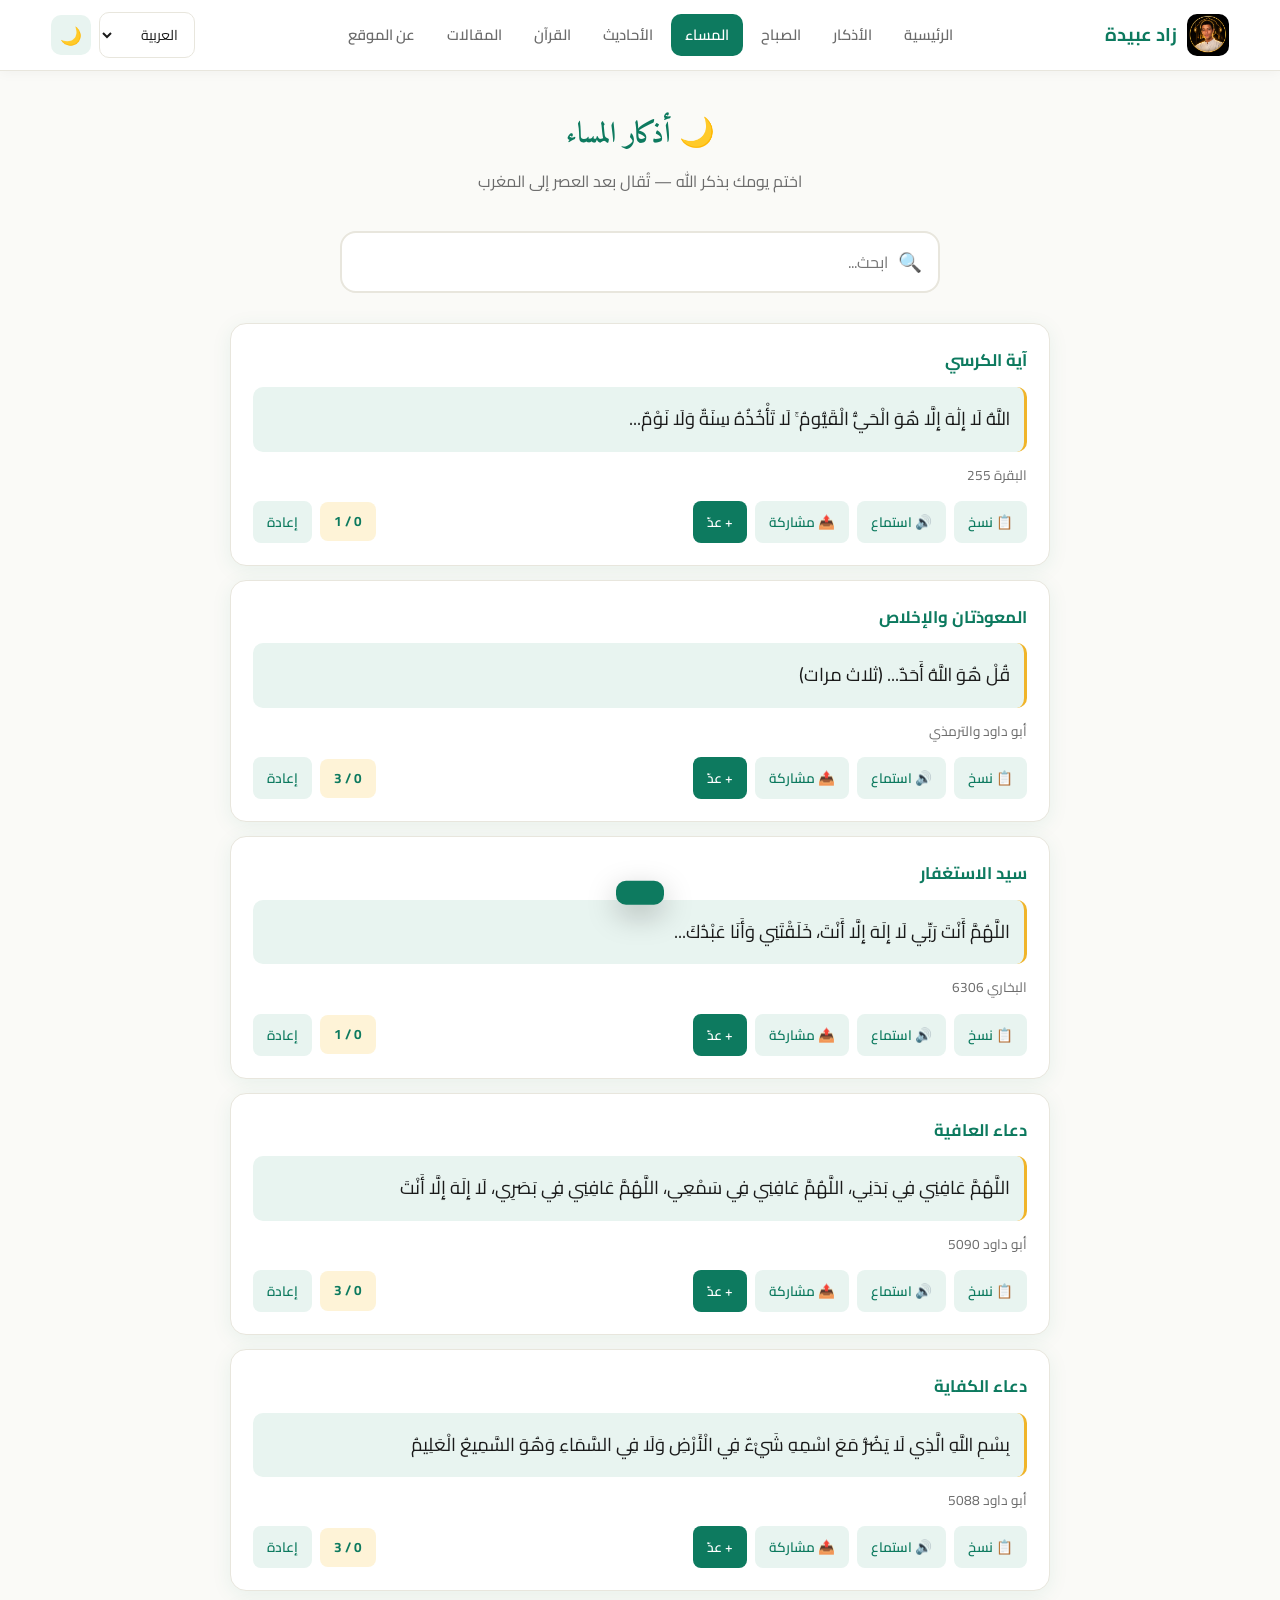
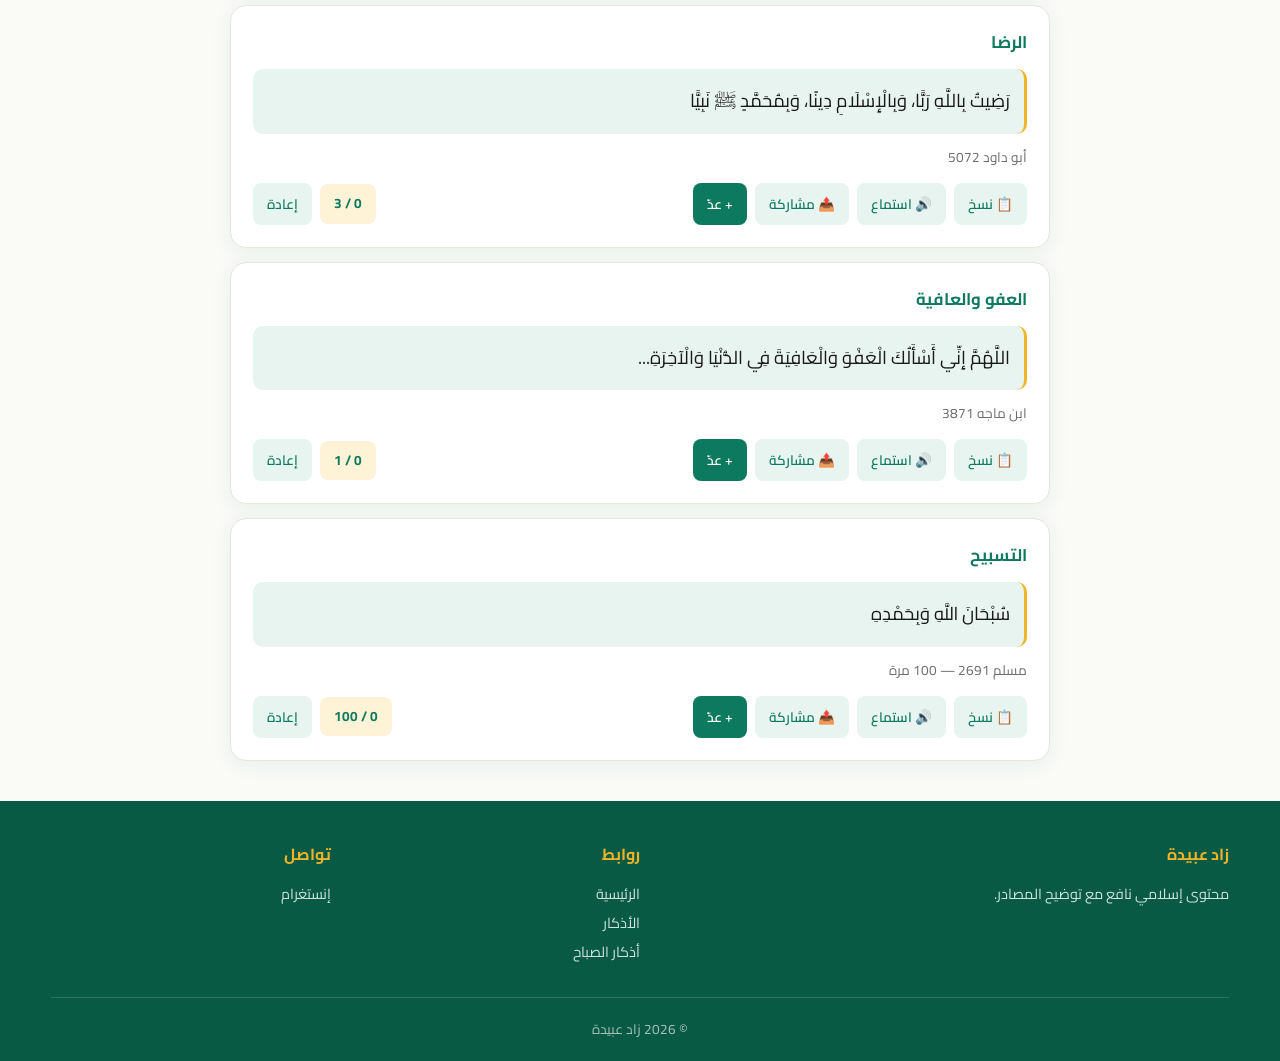
<file: azkar-evening.html>
<!doctype html>
<html lang="ar" dir="rtl">
<head>
  <meta charset="utf-8">
  <meta name="viewport" content="width=device-width, initial-scale=1">
  <meta name="theme-color" content="#0d7a5f">
  <meta name="description" content="أذكار المساء كاملة — زاد عبيدة">
  <title>أذكار المساء — زاد عبيدة</title>
  <link rel="icon" type="image/png" href="./logo-zad-almuslim.webp.png">
  <link rel="preconnect" href="https://fonts.googleapis.com">
  <link rel="preconnect" href="https://fonts.gstatic.com" crossorigin>
  <link href="https://fonts.googleapis.com/css2?family=Amiri:wght@400;700&family=Cairo:wght@400;600;700&family=Noto+Naskh+Arabic:wght@400;700&display=swap" rel="stylesheet">
  <link rel="stylesheet" href="./assets/style.css">
</head>
<body>

<nav class="navbar">
  <div class="wrap nav-inner">
    <a href="./index.html" class="brand" aria-label="زاد عبيدة">
      <img src="./logo-zad-almuslim.webp.png" alt="شعار زاد عبيدة">
      <span>زاد عبيدة</span>
    </a>
    <div class="nav-links" id="navLinks">
      <a href="./index.html">الرئيسية</a>
      <a href="./adhkar.html">الأذكار</a>
      <a href="./azkar-morning.html">الصباح</a>
      <a href="./azkar-evening.html" class="active">المساء</a>
      <a href="./nawawi.html">الأحاديث</a>
      <a href="./quran.html">القرآن</a>
      <a href="./articles.html">المقالات</a>
      <a href="./about.html">عن الموقع</a>
    </div>
    <div class="nav-tools">
      <select id="siteLanguage" class="lang-select" aria-label="اللغة">
        <option value="ar">العربية</option>
        <option value="en">English</option>
        <option value="fr">Français</option>
      </select>
      <button class="icon-btn" id="themeToggle" type="button" aria-label="الوضع الليلي">🌙</button>
      <button class="icon-btn mobile-menu-btn" id="mobileMenuBtn" type="button" aria-label="القائمة">☰</button>
    </div>
  </div>
</nav>

<main class="wrap" style="padding:40px 0">
  <div class="section-head">
    <h2>🌙 أذكار المساء</h2>
    <p>اختم يومك بذكر الله — تُقال بعد العصر إلى المغرب</p>
  </div>

  <div class="search-box">
    <input type="search" id="azkarSearch" placeholder="ابحث..." aria-label="بحث">
  </div>

  <div class="azkar-list" id="azkarList"></div>
</main>

<footer>
  <div class="wrap">
    <div class="footer-inner">
      <div><h4>زاد عبيدة</h4><p>محتوى إسلامي نافع مع توضيح المصادر.</p></div>
      <div><h4>روابط</h4><p><a href="./index.html">الرئيسية</a><br><a href="./adhkar.html">الأذكار</a><br><a href="./azkar-morning.html">أذكار الصباح</a></p></div>
      <div><h4>تواصل</h4><p>إنستغرام</p></div>
    </div>
    <div class="footer-bottom">© <span id="year"></span> زاد عبيدة</div>
  </div>
</footer>

<div id="google_translate_element" style="position:fixed;left:-10000px;top:0;width:1px;height:1px;overflow:hidden" aria-hidden="true"></div>
<div id="toast" class="toast" role="status" aria-live="polite"></div>
<button class="back-to-top" id="backToTop" type="button" aria-label="العودة للأعلى">↑</button>

<script src="./assets/data.js"></script>
<script src="./assets/app.js"></script>
<script>
document.getElementById('year').textContent = new Date().getFullYear();

(function(){
  const list = document.getElementById('azkarList');
  if(!list || typeof AZKAR_EVENING === 'undefined') return;

  const KEY = 'zad_counts_v2';
  function loadC(){ try { return JSON.parse(localStorage.getItem(KEY)||'{}'); } catch { return {}; } }
  function saveC(c){ try { localStorage.setItem(KEY, JSON.stringify(c)); } catch {} }
  const counts = loadC();

  AZKAR_EVENING.forEach(z => {
    const card = document.createElement('article');
    card.className = 'azkar-item';
    card.id = 'dhikr-' + z.id;

    const h3 = document.createElement('h3');
    h3.textContent = z.title;

    const text = document.createElement('div');
    text.className = 'azkar-text';
    text.textContent = z.text;

    const ref = document.createElement('div');
    ref.className = 'azkar-ref';
    ref.textContent = z.ref || '';

    const actions = document.createElement('div');
    actions.className = 'azkar-actions';

    const bCopy = document.createElement('button');
    bCopy.type='button'; bCopy.className='action-btn'; bCopy.textContent='📋 نسخ';
    const bSpeak = document.createElement('button');
    bSpeak.type='button'; bSpeak.className='action-btn'; bSpeak.textContent='🔊 استماع';
    const bShare = document.createElement('button');
    bShare.type='button'; bShare.className='action-btn'; bShare.textContent='📤 مشاركة';
    const bCount = document.createElement('button');
    bCount.type='button'; bCount.className='action-btn primary'; bCount.textContent='+ عدّ';
    const badge = document.createElement('span');
    badge.className='count-badge'; badge.textContent = (counts[z.id]||0) + ' / ' + z.target;
    const bReset = document.createElement('button');
    bReset.type='button'; bReset.className='action-btn'; bReset.textContent='إعادة';

    actions.append(bCopy, bSpeak, bShare, bCount, badge, bReset);
    card.append(h3, text, ref, actions);
    list.appendChild(card);

    bCopy.addEventListener('click', async ()=>{ try { await copyText(z.text); showToast('تم النسخ ✓'); } catch { showToast('تعذّر النسخ'); } });
    bSpeak.addEventListener('click', ()=> speak(z.text));
    bShare.addEventListener('click', ()=> shareContent({ title: z.title, text: z.text, url: location.origin + '/azkar-evening.html#dhikr-' + z.id }));
    bCount.addEventListener('click', ()=>{
      const cur = counts[z.id] || 0;
      if(cur >= z.target) return;
      counts[z.id] = cur + 1; saveC(counts);
      badge.textContent = counts[z.id] + ' / ' + z.target;
      if(counts[z.id] >= z.target){ badge.classList.add('done'); showToast('اكتمل ✓'); }
    });
    bReset.addEventListener('click', ()=>{
      delete counts[z.id]; saveC(counts);
      badge.textContent = '0 / ' + z.target;
      badge.classList.remove('done');
    });

    if((counts[z.id]||0) >= z.target) badge.classList.add('done');
  });

  const search = document.getElementById('azkarSearch');
  if(search){
    search.addEventListener('input', ()=>{
      const q = search.value.trim().toLowerCase();
      document.querySelectorAll('.azkar-item').forEach(c=>{
        const txt = c.textContent.toLowerCase();
        c.style.display = (!q || txt.includes(q)) ? '' : 'none';
      });
    });
  }
})();
</script>
</body>
</html>
</file>
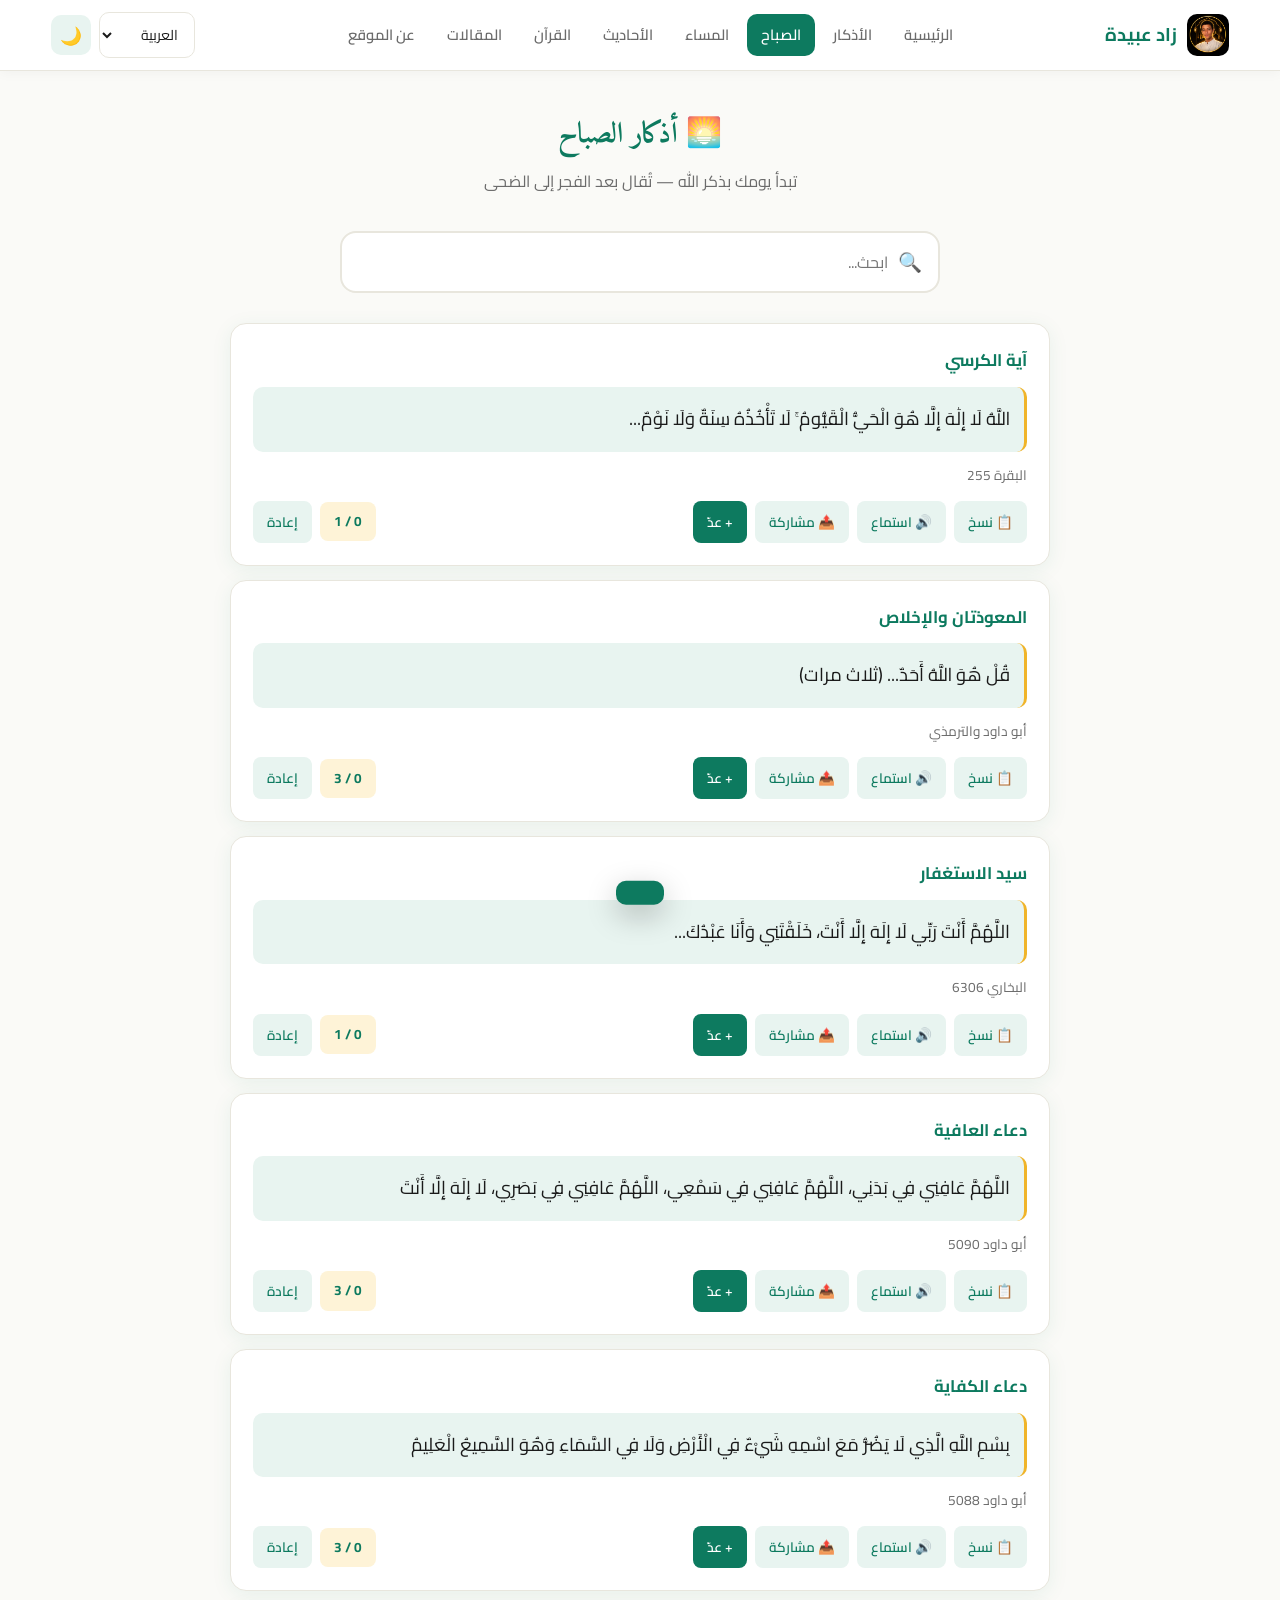
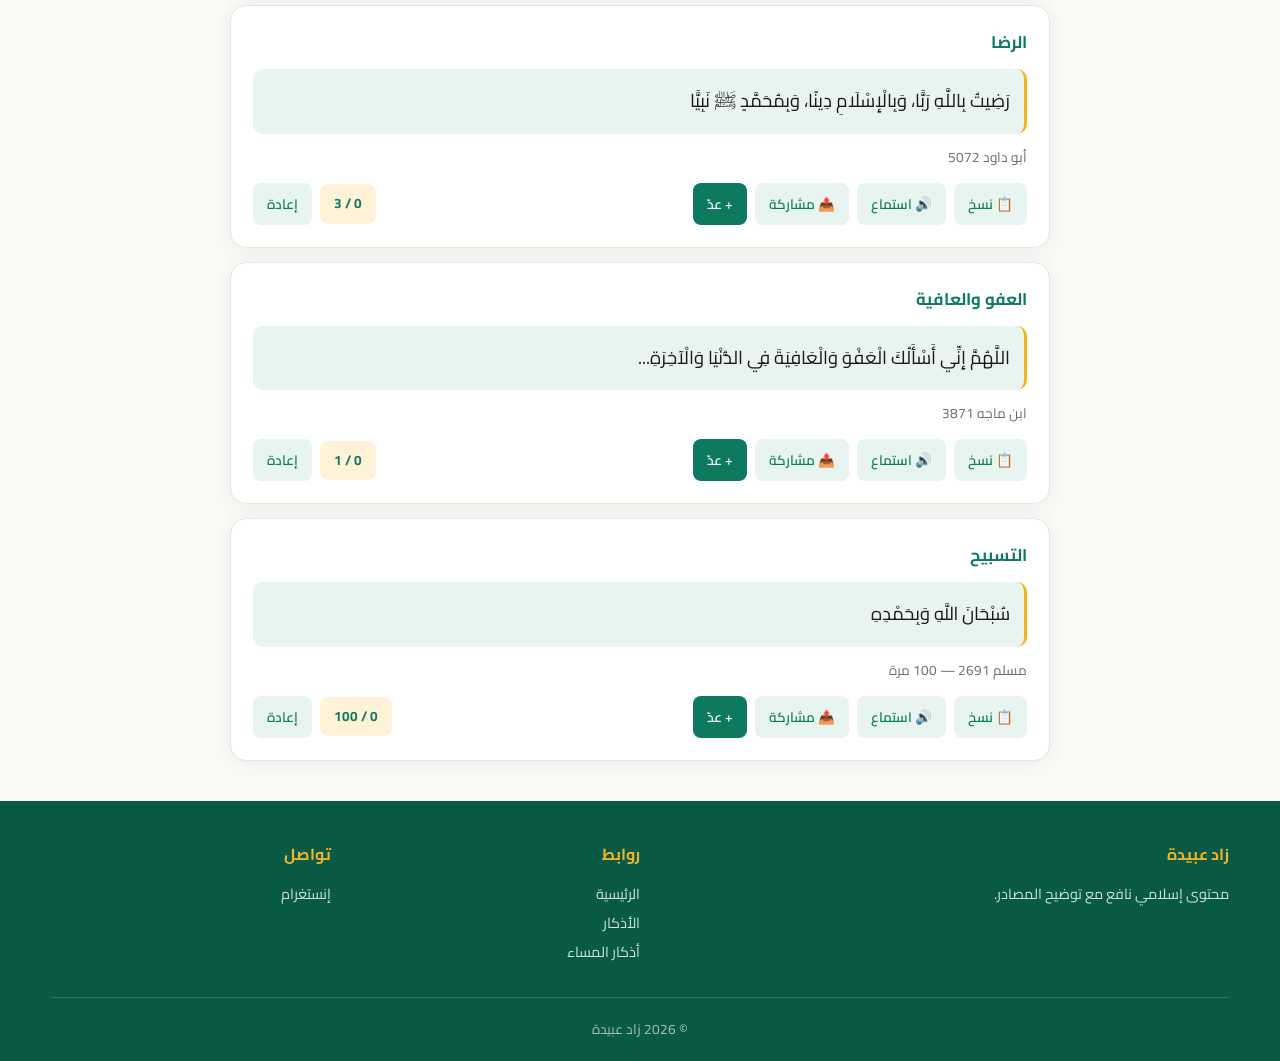
<file: azkar-morning.html>
<!doctype html>
<html lang="ar" dir="rtl">
<head>
  <meta charset="utf-8">
  <meta name="viewport" content="width=device-width, initial-scale=1">
  <meta name="theme-color" content="#0d7a5f">
  <meta name="description" content="أذكار الصباح كاملة — زاد عبيدة">
  <title>أذكار الصباح — زاد عبيدة</title>
  <link rel="icon" type="image/png" href="./logo-zad-almuslim.webp.png">
  <link rel="preconnect" href="https://fonts.googleapis.com">
  <link rel="preconnect" href="https://fonts.gstatic.com" crossorigin>
  <link href="https://fonts.googleapis.com/css2?family=Amiri:wght@400;700&family=Cairo:wght@400;600;700&family=Noto+Naskh+Arabic:wght@400;700&display=swap" rel="stylesheet">
  <link rel="stylesheet" href="./assets/style.css">
</head>
<body>

<nav class="navbar">
  <div class="wrap nav-inner">
    <a href="./index.html" class="brand" aria-label="زاد عبيدة">
      <img src="./logo-zad-almuslim.webp.png" alt="شعار زاد عبيدة">
      <span>زاد عبيدة</span>
    </a>
    <div class="nav-links" id="navLinks">
      <a href="./index.html">الرئيسية</a>
      <a href="./adhkar.html">الأذكار</a>
      <a href="./azkar-morning.html" class="active">الصباح</a>
      <a href="./azkar-evening.html">المساء</a>
      <a href="./nawawi.html">الأحاديث</a>
      <a href="./quran.html">القرآن</a>
      <a href="./articles.html">المقالات</a>
      <a href="./about.html">عن الموقع</a>
    </div>
    <div class="nav-tools">
      <select id="siteLanguage" class="lang-select" aria-label="اللغة">
        <option value="ar">العربية</option>
        <option value="en">English</option>
        <option value="fr">Français</option>
      </select>
      <button class="icon-btn" id="themeToggle" type="button" aria-label="الوضع الليلي">🌙</button>
      <button class="icon-btn mobile-menu-btn" id="mobileMenuBtn" type="button" aria-label="القائمة">☰</button>
    </div>
  </div>
</nav>

<main class="wrap" style="padding:40px 0">
  <div class="section-head">
    <h2>🌅 أذكار الصباح</h2>
    <p>تبدأ يومك بذكر الله — تُقال بعد الفجر إلى الضحى</p>
  </div>

  <div class="search-box">
    <input type="search" id="azkarSearch" placeholder="ابحث..." aria-label="بحث">
  </div>

  <div class="azkar-list" id="azkarList"></div>
</main>

<footer>
  <div class="wrap">
    <div class="footer-inner">
      <div><h4>زاد عبيدة</h4><p>محتوى إسلامي نافع مع توضيح المصادر.</p></div>
      <div><h4>روابط</h4><p><a href="./index.html">الرئيسية</a><br><a href="./adhkar.html">الأذكار</a><br><a href="./azkar-evening.html">أذكار المساء</a></p></div>
      <div><h4>تواصل</h4><p>إنستغرام</p></div>
    </div>
    <div class="footer-bottom">© <span id="year"></span> زاد عبيدة</div>
  </div>
</footer>

<div id="google_translate_element" style="position:fixed;left:-10000px;top:0;width:1px;height:1px;overflow:hidden" aria-hidden="true"></div>
<div id="toast" class="toast" role="status" aria-live="polite"></div>
<button class="back-to-top" id="backToTop" type="button" aria-label="العودة للأعلى">↑</button>

<script src="./assets/data.js"></script>
<script src="./assets/app.js"></script>
<script>
document.getElementById('year').textContent = new Date().getFullYear();

(function(){
  const list = document.getElementById('azkarList');
  if(!list || typeof AZKAR_MORNING === 'undefined') return;

  const KEY = 'zad_counts_v2';
  function loadC(){ try { return JSON.parse(localStorage.getItem(KEY)||'{}'); } catch { return {}; } }
  function saveC(c){ try { localStorage.setItem(KEY, JSON.stringify(c)); } catch {} }
  const counts = loadC();

  AZKAR_MORNING.forEach(z => {
    const card = document.createElement('article');
    card.className = 'azkar-item';
    card.id = 'dhikr-' + z.id;

    const h3 = document.createElement('h3');
    h3.textContent = z.title;

    const text = document.createElement('div');
    text.className = 'azkar-text';
    text.textContent = z.text;

    const ref = document.createElement('div');
    ref.className = 'azkar-ref';
    ref.textContent = z.ref || '';

    const actions = document.createElement('div');
    actions.className = 'azkar-actions';

    const bCopy = document.createElement('button');
    bCopy.type='button'; bCopy.className='action-btn'; bCopy.textContent='📋 نسخ';
    const bSpeak = document.createElement('button');
    bSpeak.type='button'; bSpeak.className='action-btn'; bSpeak.textContent='🔊 استماع';
    const bShare = document.createElement('button');
    bShare.type='button'; bShare.className='action-btn'; bShare.textContent='📤 مشاركة';
    const bCount = document.createElement('button');
    bCount.type='button'; bCount.className='action-btn primary'; bCount.textContent='+ عدّ';
    const badge = document.createElement('span');
    badge.className='count-badge'; badge.textContent = (counts[z.id]||0) + ' / ' + z.target;
    const bReset = document.createElement('button');
    bReset.type='button'; bReset.className='action-btn'; bReset.textContent='إعادة';

    actions.append(bCopy, bSpeak, bShare, bCount, badge, bReset);
    card.append(h3, text, ref, actions);
    list.appendChild(card);

    bCopy.addEventListener('click', async ()=>{ try { await copyText(z.text); showToast('تم النسخ ✓'); } catch { showToast('تعذّر النسخ'); } });
    bSpeak.addEventListener('click', ()=> speak(z.text));
    bShare.addEventListener('click', ()=> shareContent({ title: z.title, text: z.text, url: location.origin + '/azkar-morning.html#dhikr-' + z.id }));
    bCount.addEventListener('click', ()=>{
      const cur = counts[z.id] || 0;
      if(cur >= z.target) return;
      counts[z.id] = cur + 1; saveC(counts);
      badge.textContent = counts[z.id] + ' / ' + z.target;
      if(counts[z.id] >= z.target){ badge.classList.add('done'); showToast('اكتمل ✓'); }
    });
    bReset.addEventListener('click', ()=>{
      delete counts[z.id]; saveC(counts);
      badge.textContent = '0 / ' + z.target;
      badge.classList.remove('done');
    });

    if((counts[z.id]||0) >= z.target) badge.classList.add('done');
  });

  const search = document.getElementById('azkarSearch');
  if(search){
    search.addEventListener('input', ()=>{
      const q = search.value.trim().toLowerCase();
      document.querySelectorAll('.azkar-item').forEach(c=>{
        const txt = c.textContent.toLowerCase();
        c.style.display = (!q || txt.includes(q)) ? '' : 'none';
      });
    });
  }
})();
</script>
</body>
</html>
</file>
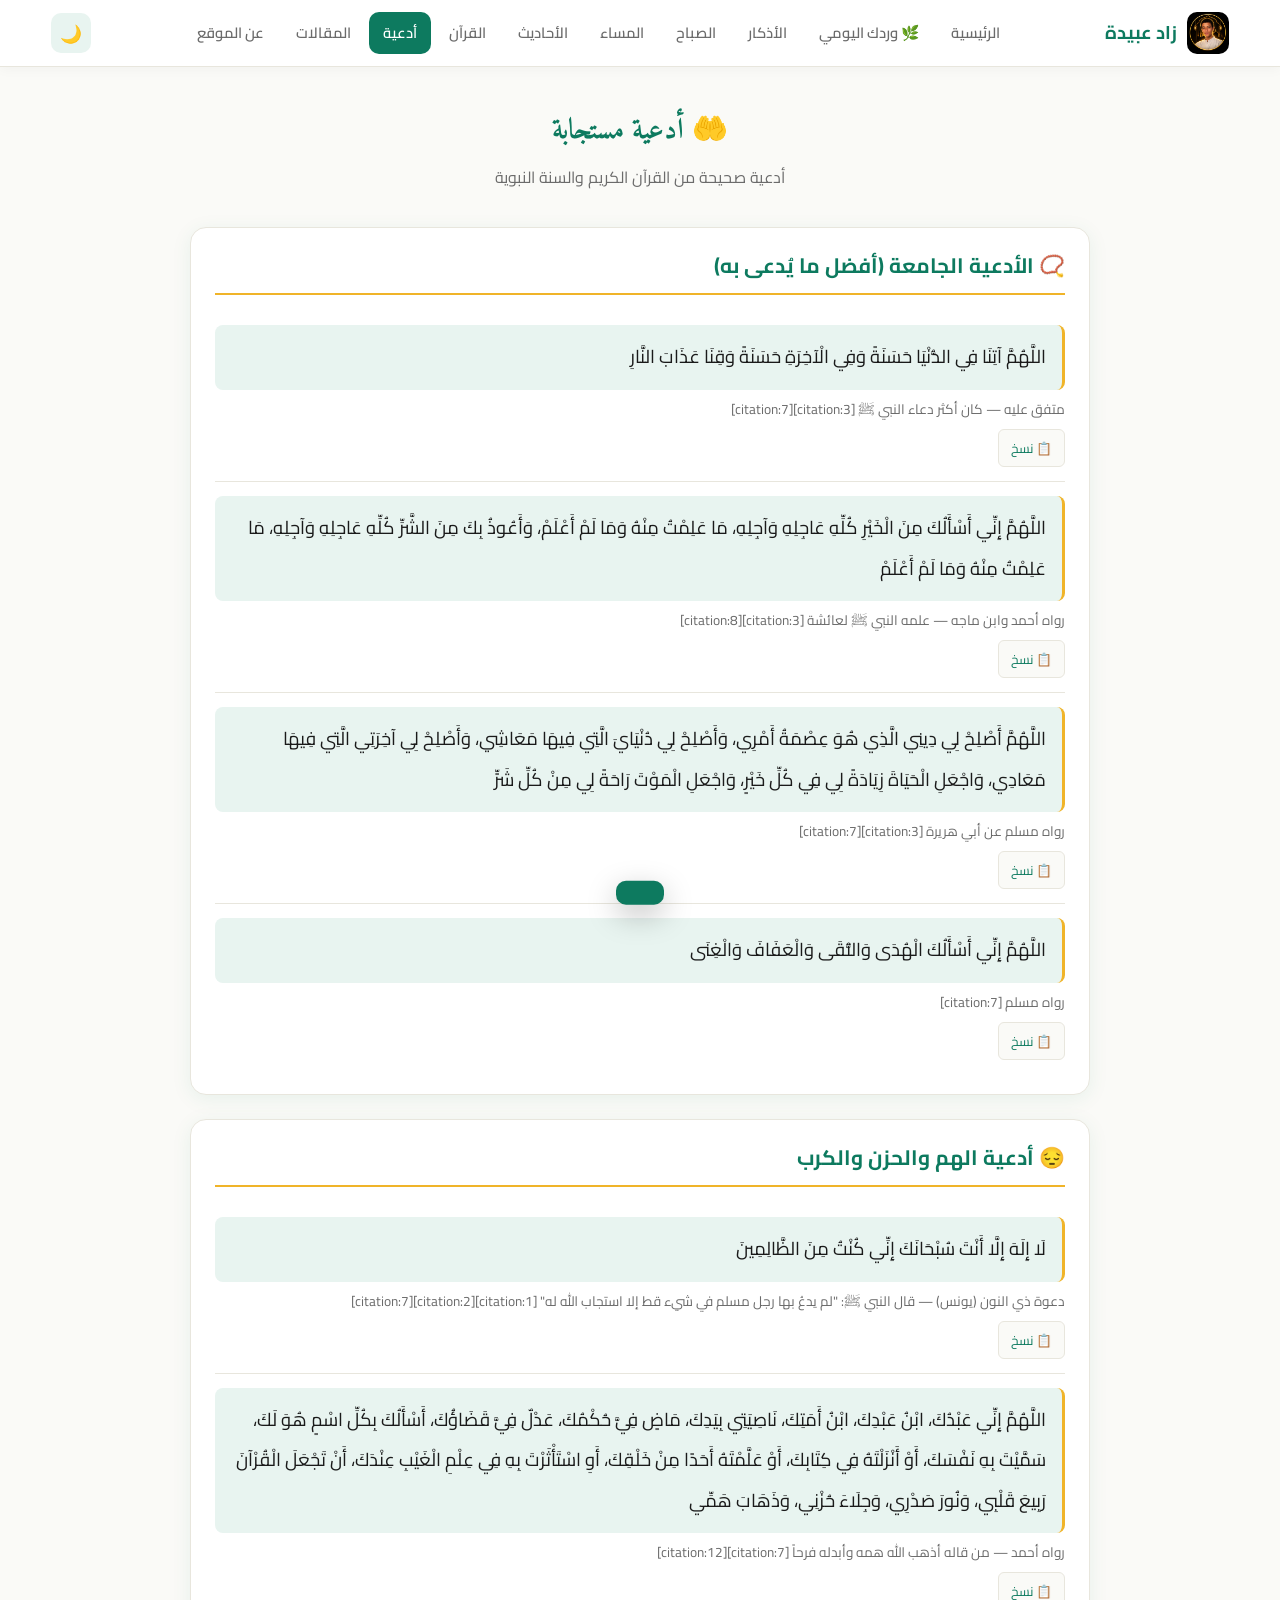
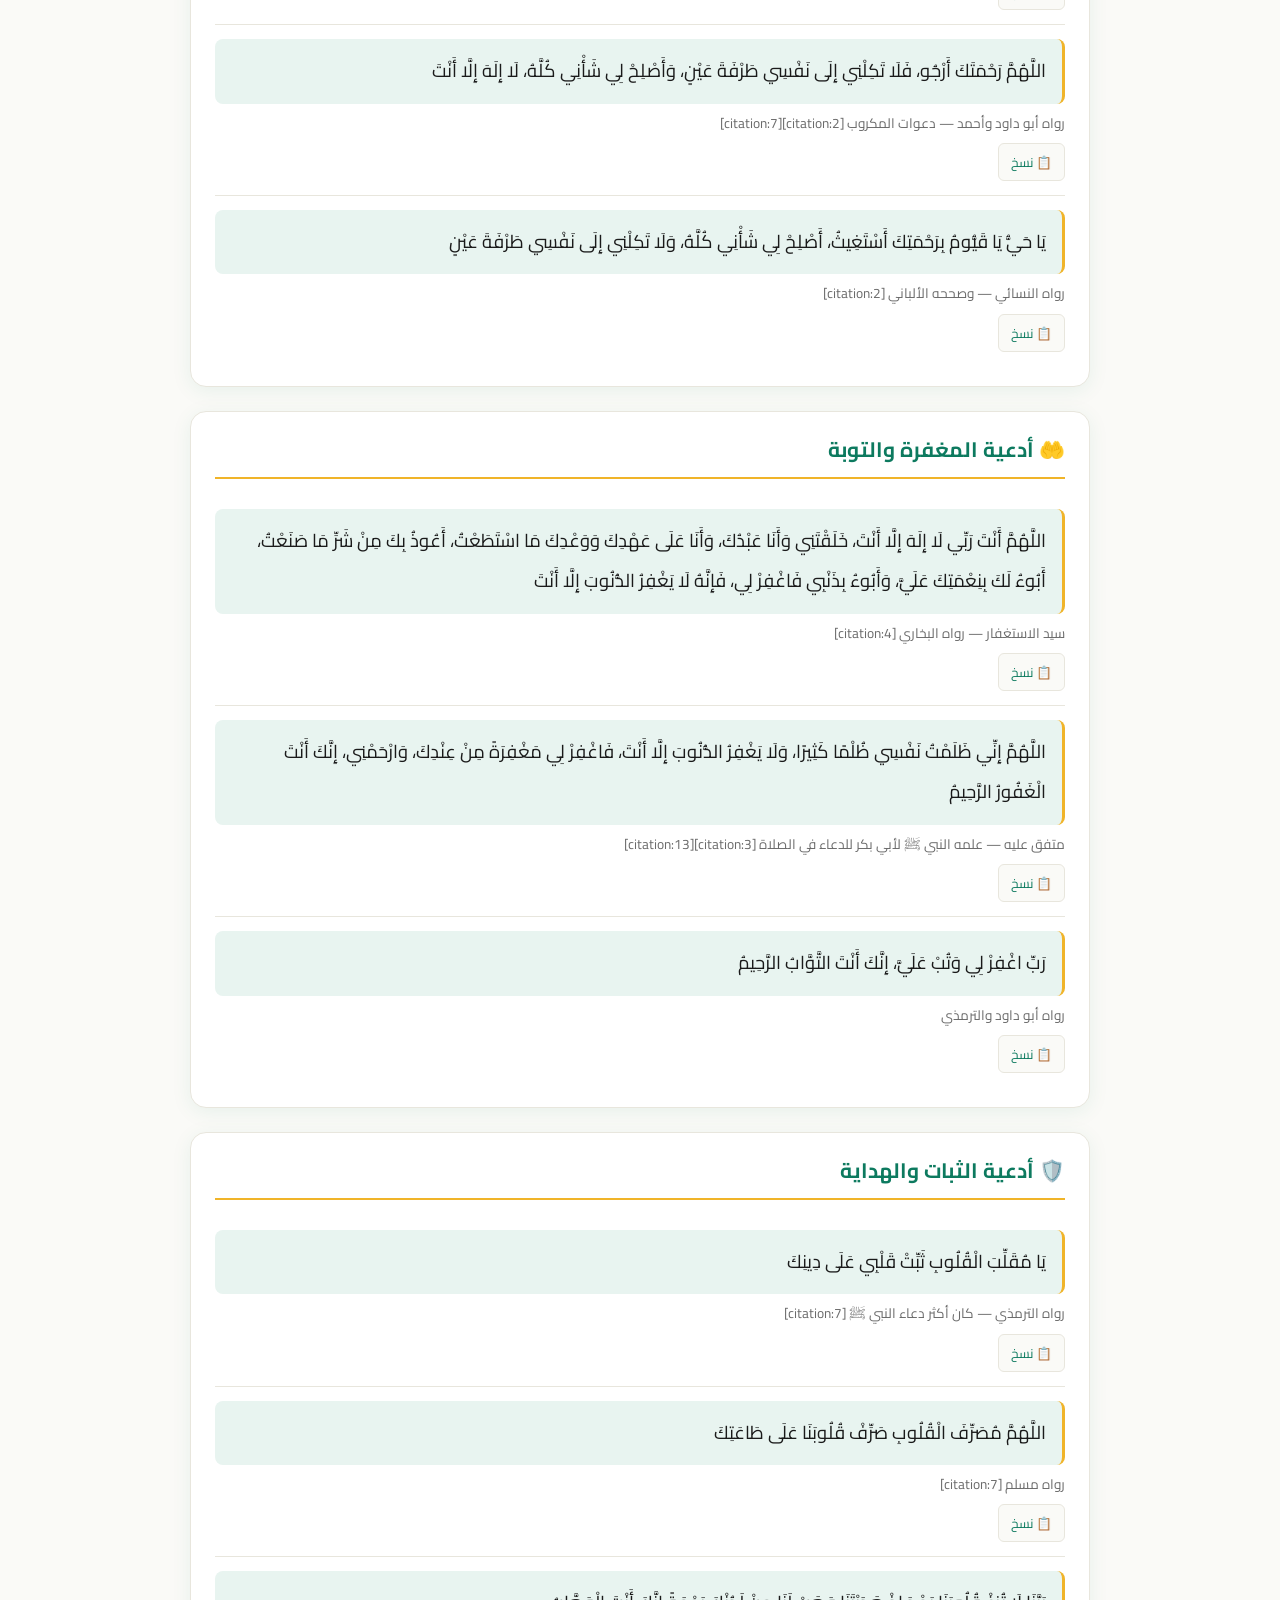
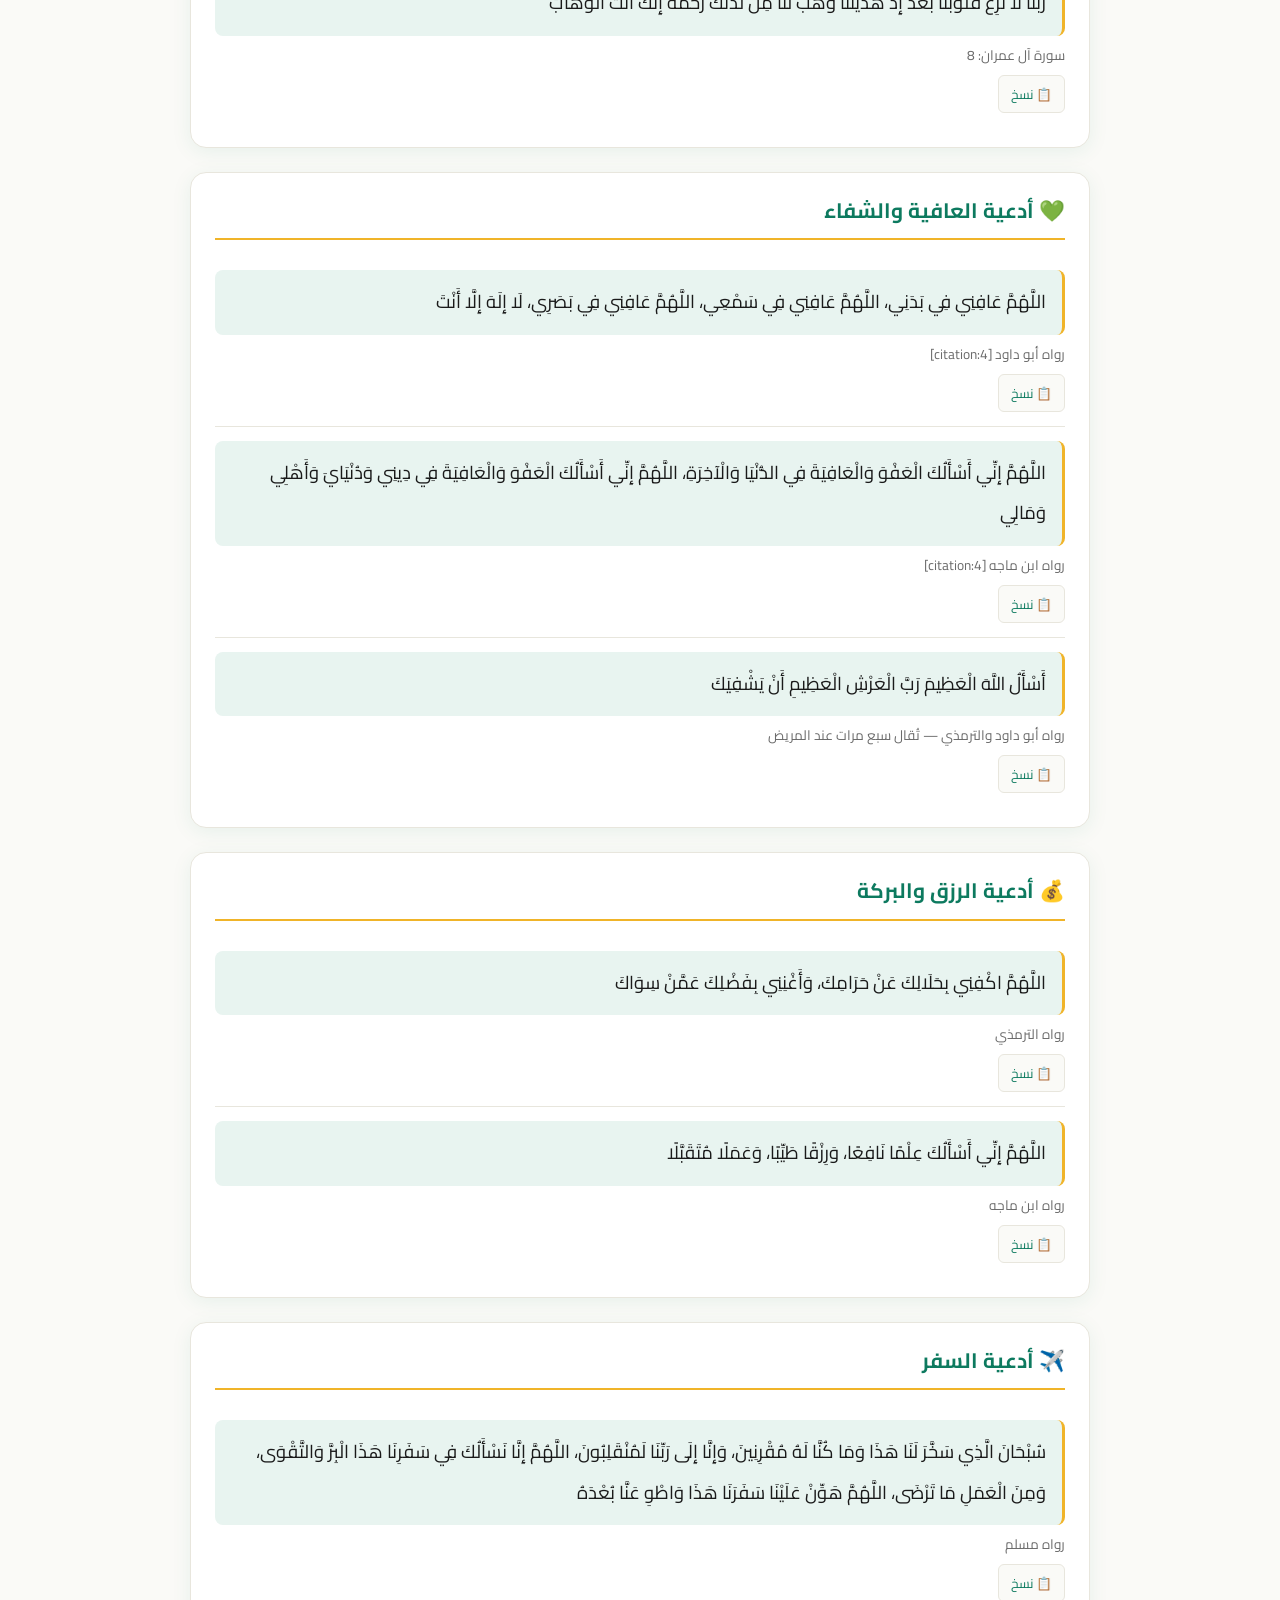
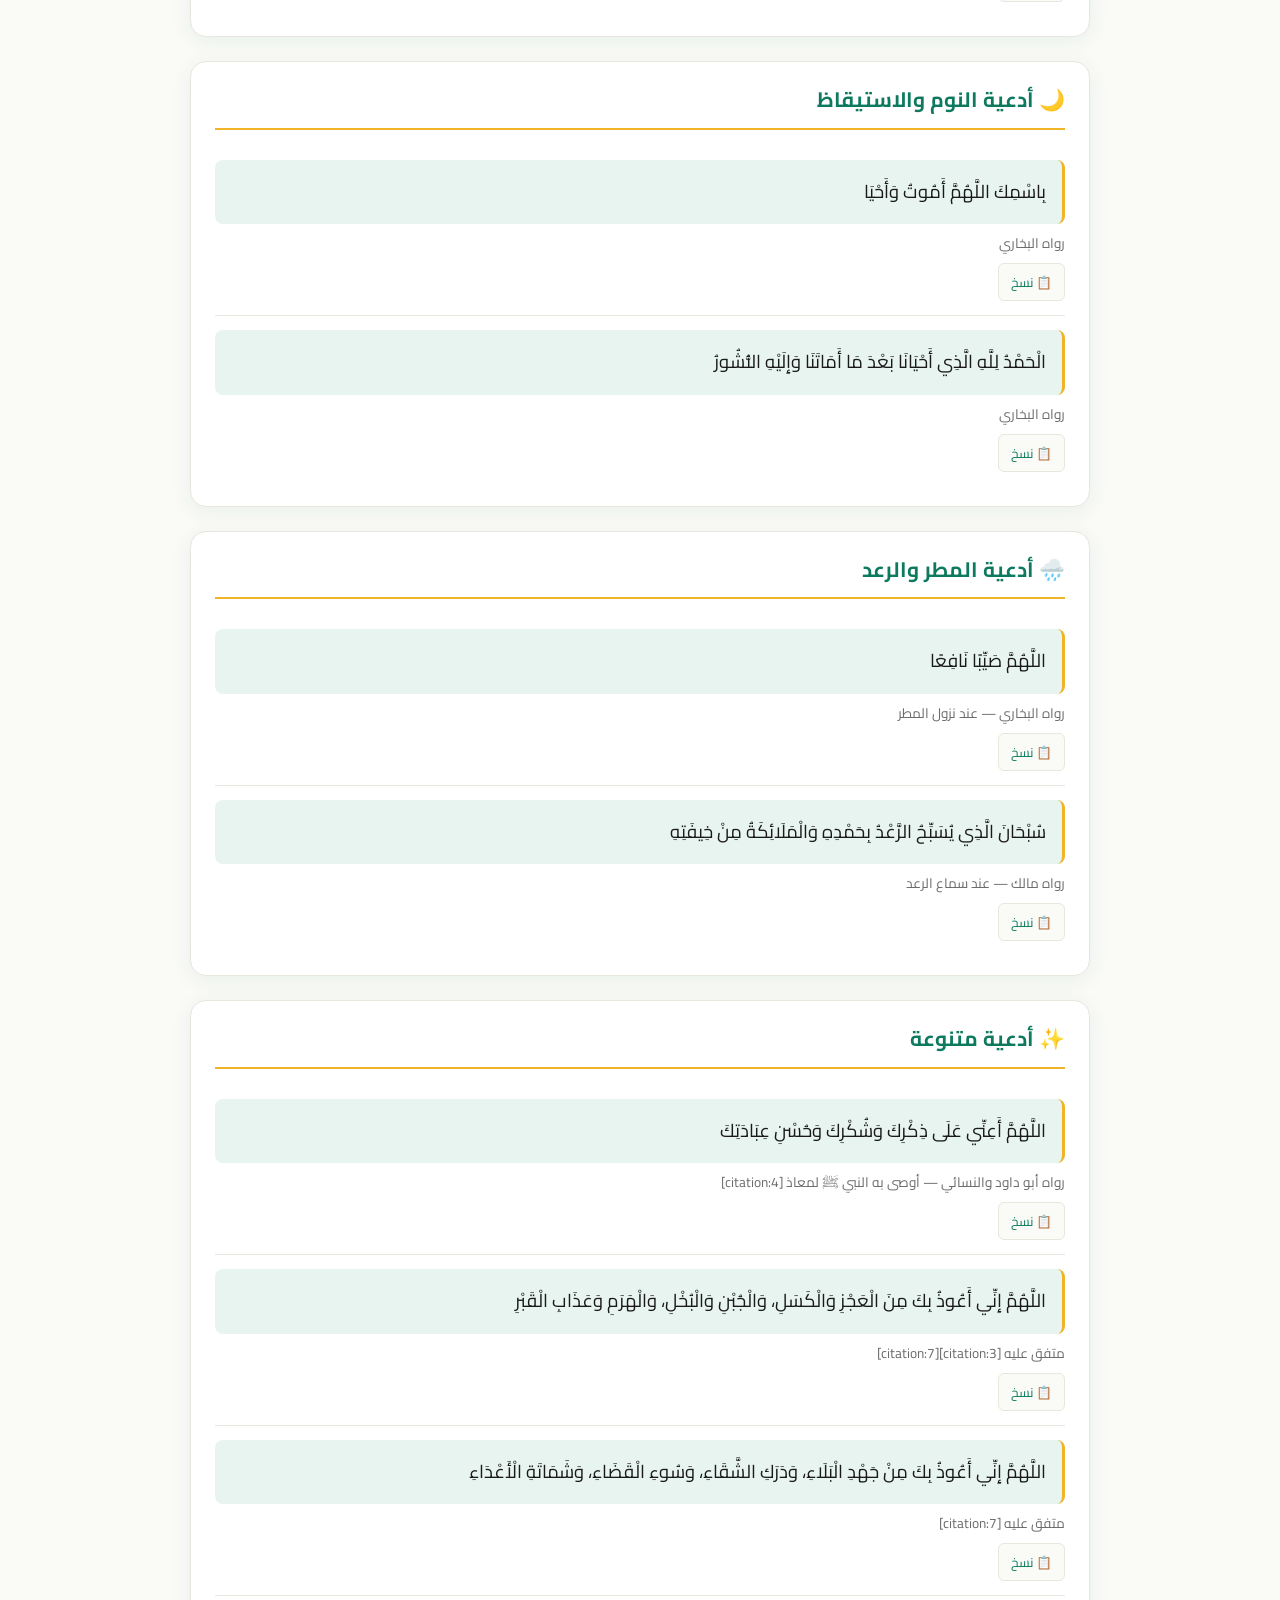
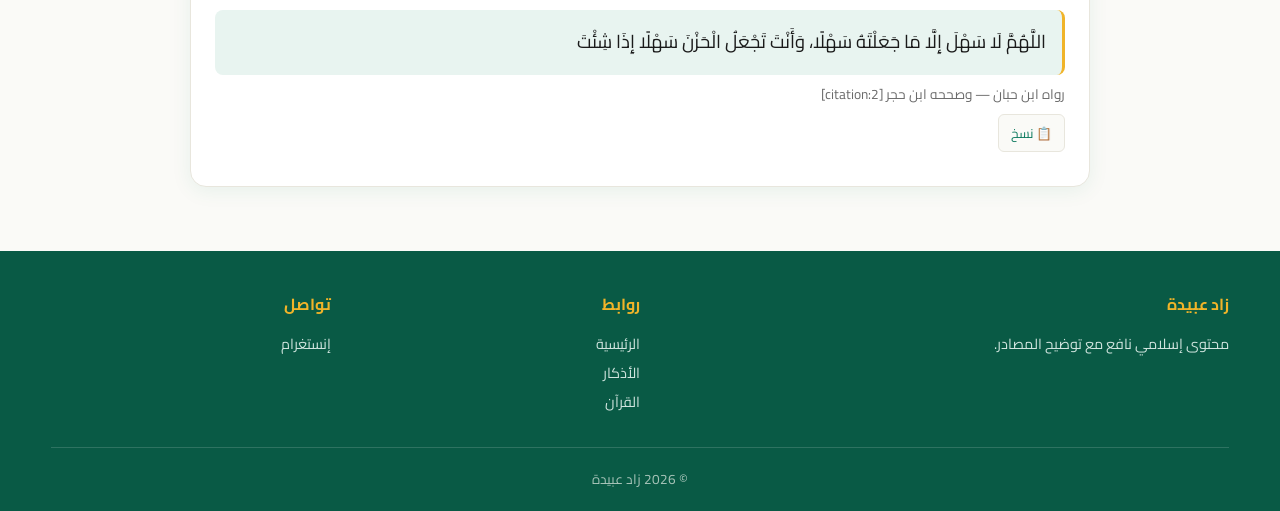
<file: duas.html>
<!doctype html>
<html lang="ar" dir="rtl">
<head>
  <meta charset="utf-8">
  <meta name="viewport" content="width=device-width, initial-scale=1">
  <meta name="theme-color" content="#0d7a5f">
  <meta name="description" content="أدعية مستجابة من القرآن والسنة الصحيحة — زاد عبيدة">
  <title>أدعية مستجابة — زاد عبيدة</title>
  <link rel="icon" type="image/png" href="./logo-zad-almuslim.webp.png">
  <link rel="preconnect" href="https://fonts.googleapis.com">
  <link rel="preconnect" href="https://fonts.gstatic.com" crossorigin>
  <link href="https://fonts.googleapis.com/css2?family=Amiri:wght@400;700&family=Cairo:wght@400;600;700&family=Noto+Naskh+Arabic:wght@400;700&display=swap" rel="stylesheet">
  <link rel="stylesheet" href="./assets/style.css">
  <style>
    .duas-container { max-width: 900px; margin: 0 auto; }
    .dua-category {
      background: var(--card); border-radius: var(--radius); padding: 20px 24px;
      box-shadow: var(--shadow); border: 1px solid var(--line); margin-bottom: 24px;
    }
    .dua-category h3 {
      color: var(--primary); margin-bottom: 16px; font-family: 'Cairo', sans-serif;
      font-size: 1.3rem; border-bottom: 2px solid var(--accent); padding-bottom: 10px;
    }
    .dua-item {
      padding: 14px 0; border-bottom: 1px solid var(--line);
    }
    .dua-item:last-child { border-bottom: none; }
    .dua-text {
      font-size: 1.15rem; line-height: 2.2; color: var(--text); margin-bottom: 8px;
      background: var(--primary-light); padding: 12px 16px; border-radius: 8px;
      border-right: 3px solid var(--accent);
    }
    .dua-ref { font-size: 0.85rem; color: var(--text-muted); }
    .dua-actions { margin-top: 8px; display: flex; gap: 8px; }
    .dua-actions button {
      padding: 6px 12px; border-radius: 6px; border: 1px solid var(--line);
      background: var(--bg); color: var(--primary); font-size: 0.8rem; cursor: pointer;
      font-family: inherit;
    }
    .dua-actions button:hover { background: var(--primary); color: #fff; }
  </style>
</head>
<body>

<nav class="navbar">
  <div class="wrap nav-inner">
    <a href="./index.html" class="brand" aria-label="زاد عبيدة">
      <img src="./logo-zad-almuslim.webp.png" alt="شعار زاد عبيدة">
      <span>زاد عبيدة</span>
    </a>
    <div class="nav-links" id="navLinks">
      <a href="./index.html">الرئيسية</a>
      <a href="./wird.html">🌿 وردك اليومي</a>
      <a href="./adhkar.html">الأذكار</a>
      <a href="./azkar-morning.html">الصباح</a>
      <a href="./azkar-evening.html">المساء</a>
      <a href="./nawawi.html">الأحاديث</a>
      <a href="./quran.html">القرآن</a>
      <a href="./duas.html" class="active">أدعية</a>
      <a href="./articles.html">المقالات</a>
      <a href="./about.html">عن الموقع</a>
    </div>
    <div class="nav-tools">
      <button class="icon-btn" id="themeToggle" type="button" aria-label="الوضع الليلي">🌙</button>
      <button class="icon-btn mobile-menu-btn" id="mobileMenuBtn" type="button" aria-label="القائمة">☰</button>
    </div>
  </div>
</nav>

<main class="wrap" style="padding:40px 0">
  <div class="duas-container">
    <div class="section-head">
      <h2>🤲 أدعية مستجابة</h2>
      <p>أدعية صحيحة من القرآن الكريم والسنة النبوية</p>
    </div>

    <!-- 1. الأدعية الجامعة -->
    <div class="dua-category">
      <h3>📿 الأدعية الجامعة (أفضل ما يُدعى به)</h3>
      
      <div class="dua-item">
        <div class="dua-text">اللَّهُمَّ آتِنَا فِي الدُّنْيَا حَسَنَةً وَفِي الْآخِرَةِ حَسَنَةً وَقِنَا عَذَابَ النَّارِ</div>
        <div class="dua-ref">متفق عليه — كان أكثر دعاء النبي ﷺ [citation:3][citation:7]</div>
        <div class="dua-actions"><button onclick="copyDua(this)">📋 نسخ</button></div>
      </div>

      <div class="dua-item">
        <div class="dua-text">اللَّهُمَّ إِنِّي أَسْأَلُكَ مِنَ الْخَيْرِ كُلِّهِ عَاجِلِهِ وَآجِلِهِ، مَا عَلِمْتُ مِنْهُ وَمَا لَمْ أَعْلَمْ، وَأَعُوذُ بِكَ مِنَ الشَّرِّ كُلِّهِ عَاجِلِهِ وَآجِلِهِ، مَا عَلِمْتُ مِنْهُ وَمَا لَمْ أَعْلَمْ</div>
        <div class="dua-ref">رواه أحمد وابن ماجه — علمه النبي ﷺ لعائشة [citation:3][citation:8]</div>
        <div class="dua-actions"><button onclick="copyDua(this)">📋 نسخ</button></div>
      </div>

      <div class="dua-item">
        <div class="dua-text">اللَّهُمَّ أَصْلِحْ لِي دِينِي الَّذِي هُوَ عِصْمَةُ أَمْرِي، وَأَصْلِحْ لِي دُنْيَايَ الَّتِي فِيهَا مَعَاشِي، وَأَصْلِحْ لِي آخِرَتِي الَّتِي فِيهَا مَعَادِي، وَاجْعَلِ الْحَيَاةَ زِيَادَةً لِي فِي كُلِّ خَيْرٍ، وَاجْعَلِ الْمَوْتَ رَاحَةً لِي مِنْ كُلِّ شَرٍّ</div>
        <div class="dua-ref">رواه مسلم عن أبي هريرة [citation:3][citation:7]</div>
        <div class="dua-actions"><button onclick="copyDua(this)">📋 نسخ</button></div>
      </div>

      <div class="dua-item">
        <div class="dua-text">اللَّهُمَّ إِنِّي أَسْأَلُكَ الْهُدَى وَالتُّقَى وَالْعَفَافَ وَالْغِنَى</div>
        <div class="dua-ref">رواه مسلم [citation:7]</div>
        <div class="dua-actions"><button onclick="copyDua(this)">📋 نسخ</button></div>
      </div>
    </div>

    <!-- 2. أدعية الهم والحزن -->
    <div class="dua-category">
      <h3>😔 أدعية الهم والحزن والكرب</h3>

      <div class="dua-item">
        <div class="dua-text">لَا إِلَهَ إِلَّا أَنْتَ سُبْحَانَكَ إِنِّي كُنْتُ مِنَ الظَّالِمِينَ</div>
        <div class="dua-ref">دعوة ذي النون (يونس) — قال النبي ﷺ: "لم يدعُ بها رجل مسلم في شيء قط إلا استجاب الله له" [citation:1][citation:2][citation:7]</div>
        <div class="dua-actions"><button onclick="copyDua(this)">📋 نسخ</button></div>
      </div>

      <div class="dua-item">
        <div class="dua-text">اللَّهُمَّ إِنِّي عَبْدُكَ، ابْنُ عَبْدِكَ، ابْنُ أَمَتِكَ، نَاصِيَتِي بِيَدِكَ، مَاضٍ فِيَّ حُكْمُكَ، عَدْلٌ فِيَّ قَضَاؤُكَ، أَسْأَلُكَ بِكُلِّ اسْمٍ هُوَ لَكَ، سَمَّيْتَ بِهِ نَفْسَكَ، أَوْ أَنْزَلْتَهُ فِي كِتَابِكَ، أَوْ عَلَّمْتَهُ أَحَدًا مِنْ خَلْقِكَ، أَوِ اسْتَأْثَرْتَ بِهِ فِي عِلْمِ الْغَيْبِ عِنْدَكَ، أَنْ تَجْعَلَ الْقُرْآنَ رَبِيعَ قَلْبِي، وَنُورَ صَدْرِي، وَجِلَاءَ حُزْنِي، وَذَهَابَ هَمِّي</div>
        <div class="dua-ref">رواه أحمد — من قاله أذهب الله همه وأبدله فرحاً [citation:7][citation:12]</div>
        <div class="dua-actions"><button onclick="copyDua(this)">📋 نسخ</button></div>
      </div>

      <div class="dua-item">
        <div class="dua-text">اللَّهُمَّ رَحْمَتَكَ أَرْجُو، فَلَا تَكِلْنِي إِلَى نَفْسِي طَرْفَةَ عَيْنٍ، وَأَصْلِحْ لِي شَأْنِي كُلَّهُ، لَا إِلَهَ إِلَّا أَنْتَ</div>
        <div class="dua-ref">رواه أبو داود وأحمد — دعوات المكروب [citation:2][citation:7]</div>
        <div class="dua-actions"><button onclick="copyDua(this)">📋 نسخ</button></div>
      </div>

      <div class="dua-item">
        <div class="dua-text">يَا حَيُّ يَا قَيُّومُ بِرَحْمَتِكَ أَسْتَغِيثُ، أَصْلِحْ لِي شَأْنِي كُلَّهُ، وَلَا تَكِلْنِي إِلَى نَفْسِي طَرْفَةَ عَيْنٍ</div>
        <div class="dua-ref">رواه النسائي — وصححه الألباني [citation:2]</div>
        <div class="dua-actions"><button onclick="copyDua(this)">📋 نسخ</button></div>
      </div>
    </div>

    <!-- 3. أدعية المغفرة والتوبة -->
    <div class="dua-category">
      <h3>🤲 أدعية المغفرة والتوبة</h3>

      <div class="dua-item">
        <div class="dua-text">اللَّهُمَّ أَنْتَ رَبِّي لَا إِلَهَ إِلَّا أَنْتَ، خَلَقْتَنِي وَأَنَا عَبْدُكَ، وَأَنَا عَلَى عَهْدِكَ وَوَعْدِكَ مَا اسْتَطَعْتُ، أَعُوذُ بِكَ مِنْ شَرِّ مَا صَنَعْتُ، أَبُوءُ لَكَ بِنِعْمَتِكَ عَلَيَّ، وَأَبُوءُ بِذَنْبِي فَاغْفِرْ لِي، فَإِنَّهُ لَا يَغْفِرُ الذُّنُوبَ إِلَّا أَنْتَ</div>
        <div class="dua-ref">سيد الاستغفار — رواه البخاري [citation:4]</div>
        <div class="dua-actions"><button onclick="copyDua(this)">📋 نسخ</button></div>
      </div>

      <div class="dua-item">
        <div class="dua-text">اللَّهُمَّ إِنِّي ظَلَمْتُ نَفْسِي ظُلْمًا كَثِيرًا، وَلَا يَغْفِرُ الذُّنُوبَ إِلَّا أَنْتَ، فَاغْفِرْ لِي مَغْفِرَةً مِنْ عِنْدِكَ، وَارْحَمْنِي، إِنَّكَ أَنْتَ الْغَفُورُ الرَّحِيمُ</div>
        <div class="dua-ref">متفق عليه — علمه النبي ﷺ لأبي بكر للدعاء في الصلاة [citation:3][citation:13]</div>
        <div class="dua-actions"><button onclick="copyDua(this)">📋 نسخ</button></div>
      </div>

      <div class="dua-item">
        <div class="dua-text">رَبِّ اغْفِرْ لِي وَتُبْ عَلَيَّ، إِنَّكَ أَنْتَ التَّوَّابُ الرَّحِيمُ</div>
        <div class="dua-ref">رواه أبو داود والترمذي</div>
        <div class="dua-actions"><button onclick="copyDua(this)">📋 نسخ</button></div>
      </div>
    </div>

    <!-- 4. أدعية الثبات والهداية -->
    <div class="dua-category">
      <h3>🛡️ أدعية الثبات والهداية</h3>

      <div class="dua-item">
        <div class="dua-text">يَا مُقَلِّبَ الْقُلُوبِ ثَبِّتْ قَلْبِي عَلَى دِينِكَ</div>
        <div class="dua-ref">رواه الترمذي — كان أكثر دعاء النبي ﷺ [citation:7]</div>
        <div class="dua-actions"><button onclick="copyDua(this)">📋 نسخ</button></div>
      </div>

      <div class="dua-item">
        <div class="dua-text">اللَّهُمَّ مُصَرِّفَ الْقُلُوبِ صَرِّفْ قُلُوبَنَا عَلَى طَاعَتِكَ</div>
        <div class="dua-ref">رواه مسلم [citation:7]</div>
        <div class="dua-actions"><button onclick="copyDua(this)">📋 نسخ</button></div>
      </div>

      <div class="dua-item">
        <div class="dua-text">رَبَّنَا لَا تُزِغْ قُلُوبَنَا بَعْدَ إِذْ هَدَيْتَنَا وَهَبْ لَنَا مِنْ لَدُنْكَ رَحْمَةً إِنَّكَ أَنْتَ الْوَهَّابُ</div>
        <div class="dua-ref">سورة آل عمران: 8</div>
        <div class="dua-actions"><button onclick="copyDua(this)">📋 نسخ</button></div>
      </div>
    </div>

    <!-- 5. أدعية العافية والشفاء -->
    <div class="dua-category">
      <h3>💚 أدعية العافية والشفاء</h3>

      <div class="dua-item">
        <div class="dua-text">اللَّهُمَّ عَافِنِي فِي بَدَنِي، اللَّهُمَّ عَافِنِي فِي سَمْعِي، اللَّهُمَّ عَافِنِي فِي بَصَرِي، لَا إِلَهَ إِلَّا أَنْتَ</div>
        <div class="dua-ref">رواه أبو داود [citation:4]</div>
        <div class="dua-actions"><button onclick="copyDua(this)">📋 نسخ</button></div>
      </div>

      <div class="dua-item">
        <div class="dua-text">اللَّهُمَّ إِنِّي أَسْأَلُكَ الْعَفْوَ وَالْعَافِيَةَ فِي الدُّنْيَا وَالْآخِرَةِ، اللَّهُمَّ إِنِّي أَسْأَلُكَ الْعَفْوَ وَالْعَافِيَةَ فِي دِينِي وَدُنْيَايَ وَأَهْلِي وَمَالِي</div>
        <div class="dua-ref">رواه ابن ماجه [citation:4]</div>
        <div class="dua-actions"><button onclick="copyDua(this)">📋 نسخ</button></div>
      </div>

      <div class="dua-item">
        <div class="dua-text">أَسْأَلُ اللَّهَ الْعَظِيمَ رَبَّ الْعَرْشِ الْعَظِيمِ أَنْ يَشْفِيَكَ</div>
        <div class="dua-ref">رواه أبو داود والترمذي — تُقال سبع مرات عند المريض</div>
        <div class="dua-actions"><button onclick="copyDua(this)">📋 نسخ</button></div>
      </div>
    </div>

    <!-- 6. أدعية الرزق -->
    <div class="dua-category">
      <h3>💰 أدعية الرزق والبركة</h3>

      <div class="dua-item">
        <div class="dua-text">اللَّهُمَّ اكْفِنِي بِحَلَالِكَ عَنْ حَرَامِكَ، وَأَغْنِنِي بِفَضْلِكَ عَمَّنْ سِوَاكَ</div>
        <div class="dua-ref">رواه الترمذي</div>
        <div class="dua-actions"><button onclick="copyDua(this)">📋 نسخ</button></div>
      </div>

      <div class="dua-item">
        <div class="dua-text">اللَّهُمَّ إِنِّي أَسْأَلُكَ عِلْمًا نَافِعًا، وَرِزْقًا طَيِّبًا، وَعَمَلًا مُتَقَبَّلًا</div>
        <div class="dua-ref">رواه ابن ماجه</div>
        <div class="dua-actions"><button onclick="copyDua(this)">📋 نسخ</button></div>
      </div>
    </div>

    <!-- 7. أدعية السفر -->
    <div class="dua-category">
      <h3>✈️ أدعية السفر</h3>

      <div class="dua-item">
        <div class="dua-text">سُبْحَانَ الَّذِي سَخَّرَ لَنَا هَذَا وَمَا كُنَّا لَهُ مُقْرِنِينَ، وَإِنَّا إِلَى رَبِّنَا لَمُنْقَلِبُونَ، اللَّهُمَّ إِنَّا نَسْأَلُكَ فِي سَفَرِنَا هَذَا الْبِرَّ وَالتَّقْوَى، وَمِنَ الْعَمَلِ مَا تَرْضَى، اللَّهُمَّ هَوِّنْ عَلَيْنَا سَفَرَنَا هَذَا وَاطْوِ عَنَّا بُعْدَهُ</div>
        <div class="dua-ref">رواه مسلم</div>
        <div class="dua-actions"><button onclick="copyDua(this)">📋 نسخ</button></div>
      </div>
    </div>

    <!-- 8. أدعية النوم والاستيقاظ -->
    <div class="dua-category">
      <h3>🌙 أدعية النوم والاستيقاظ</h3>

      <div class="dua-item">
        <div class="dua-text">بِاسْمِكَ اللَّهُمَّ أَمُوتُ وَأَحْيَا</div>
        <div class="dua-ref">رواه البخاري</div>
        <div class="dua-actions"><button onclick="copyDua(this)">📋 نسخ</button></div>
      </div>

      <div class="dua-item">
        <div class="dua-text">الْحَمْدُ لِلَّهِ الَّذِي أَحْيَانَا بَعْدَ مَا أَمَاتَنَا وَإِلَيْهِ النُّشُورُ</div>
        <div class="dua-ref">رواه البخاري</div>
        <div class="dua-actions"><button onclick="copyDua(this)">📋 نسخ</button></div>
      </div>
    </div>

    <!-- 9. أدعية للمطر والرعد -->
    <div class="dua-category">
      <h3>🌧️ أدعية المطر والرعد</h3>

      <div class="dua-item">
        <div class="dua-text">اللَّهُمَّ صَيِّبًا نَافِعًا</div>
        <div class="dua-ref">رواه البخاري — عند نزول المطر</div>
        <div class="dua-actions"><button onclick="copyDua(this)">📋 نسخ</button></div>
      </div>

      <div class="dua-item">
        <div class="dua-text">سُبْحَانَ الَّذِي يُسَبِّحُ الرَّعْدُ بِحَمْدِهِ وَالْمَلَائِكَةُ مِنْ خِيفَتِهِ</div>
        <div class="dua-ref">رواه مالك — عند سماع الرعد</div>
        <div class="dua-actions"><button onclick="copyDua(this)">📋 نسخ</button></div>
      </div>
    </div>

    <!-- 10. أدعية متنوعة -->
    <div class="dua-category">
      <h3>✨ أدعية متنوعة</h3>

      <div class="dua-item">
        <div class="dua-text">اللَّهُمَّ أَعِنِّي عَلَى ذِكْرِكَ وَشُكْرِكَ وَحُسْنِ عِبَادَتِكَ</div>
        <div class="dua-ref">رواه أبو داود والنسائي — أوصى به النبي ﷺ لمعاذ [citation:4]</div>
        <div class="dua-actions"><button onclick="copyDua(this)">📋 نسخ</button></div>
      </div>

      <div class="dua-item">
        <div class="dua-text">اللَّهُمَّ إِنِّي أَعُوذُ بِكَ مِنَ الْعَجْزِ وَالْكَسَلِ، وَالْجُبْنِ وَالْبُخْلِ، وَالْهَرَمِ وَعَذَابِ الْقَبْرِ</div>
        <div class="dua-ref">متفق عليه [citation:3][citation:7]</div>
        <div class="dua-actions"><button onclick="copyDua(this)">📋 نسخ</button></div>
      </div>

      <div class="dua-item">
        <div class="dua-text">اللَّهُمَّ إِنِّي أَعُوذُ بِكَ مِنْ جَهْدِ الْبَلَاءِ، وَدَرَكِ الشَّقَاءِ، وَسُوءِ الْقَضَاءِ، وَشَمَاتَةِ الْأَعْدَاءِ</div>
        <div class="dua-ref">متفق عليه [citation:7]</div>
        <div class="dua-actions"><button onclick="copyDua(this)">📋 نسخ</button></div>
      </div>

      <div class="dua-item">
        <div class="dua-text">اللَّهُمَّ لَا سَهْلَ إِلَّا مَا جَعَلْتَهُ سَهْلًا، وَأَنْتَ تَجْعَلُ الْحَزْنَ سَهْلًا إِذَا شِئْتَ</div>
        <div class="dua-ref">رواه ابن حبان — وصححه ابن حجر [citation:2]</div>
        <div class="dua-actions"><button onclick="copyDua(this)">📋 نسخ</button></div>
      </div>
    </div>

  </div>
</main>

<footer>
  <div class="wrap">
    <div class="footer-inner">
      <div><h4>زاد عبيدة</h4><p>محتوى إسلامي نافع مع توضيح المصادر.</p></div>
      <div><h4>روابط</h4><p><a href="./index.html">الرئيسية</a><br><a href="./adhkar.html">الأذكار</a><br><a href="./quran.html">القرآن</a></p></div>
      <div><h4>تواصل</h4><p><a href="https://www.instagram.com/oubaida.muslim/" target="_blank" rel="noopener noreferrer">إنستغرام</a></p></div>
    </div>
    <div class="footer-bottom">© <span id="year"></span> زاد عبيدة</div>
  </div>
</footer>

<div id="toast" class="toast" role="status" aria-live="polite"></div>
<button class="back-to-top" id="backToTop" type="button" aria-label="العودة إلى الأعلى">↑</button>

<script src="./assets/data.js"></script>
<script src="./assets/app.js"></script>
<script>
document.getElementById('year').textContent = new Date().getFullYear();

function copyDua(btn) {
  const item = btn.closest('.dua-item');
  const text = item.querySelector('.dua-text').textContent.trim();
  navigator.clipboard.writeText(text).then(() => {
    showToast('تم نسخ الدعاء ✓');
  }).catch(() => {
    showToast('تعذّر النسخ');
  });
}
</script>
</body>
</html>
</file>
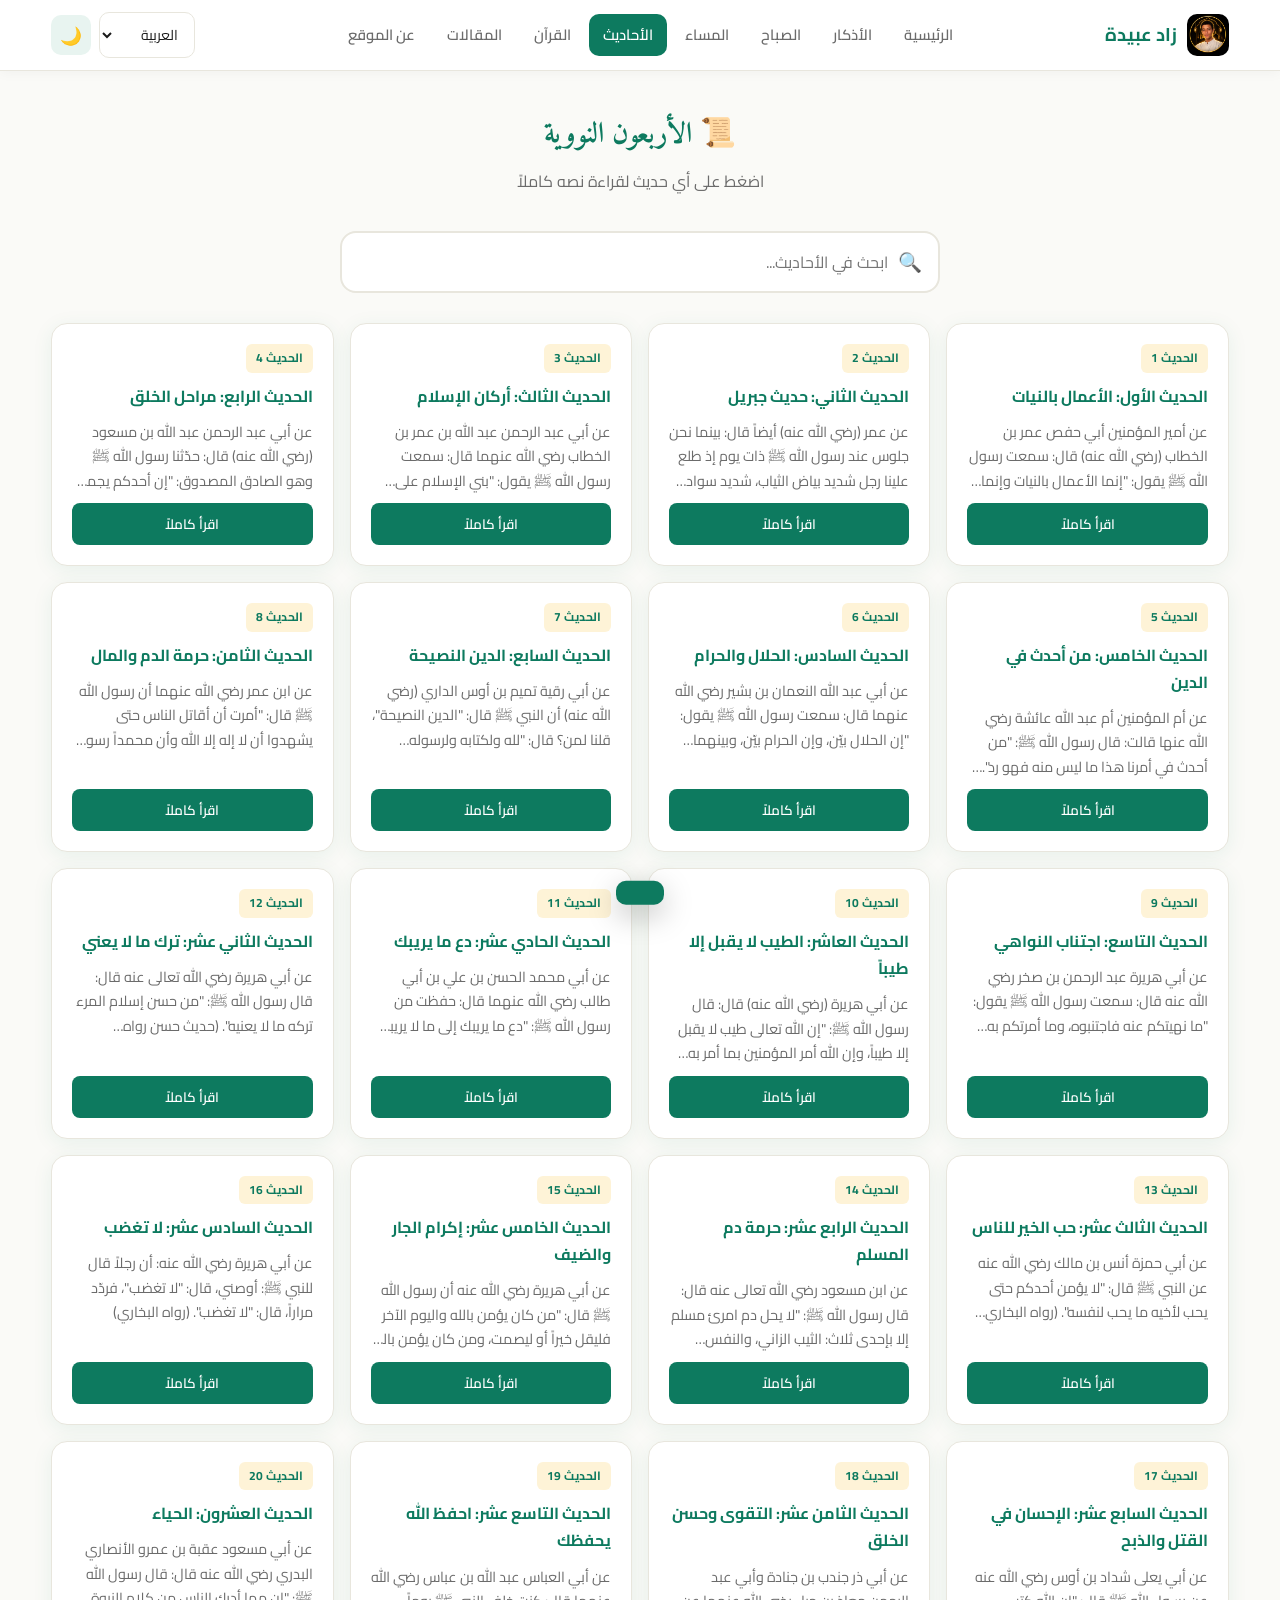
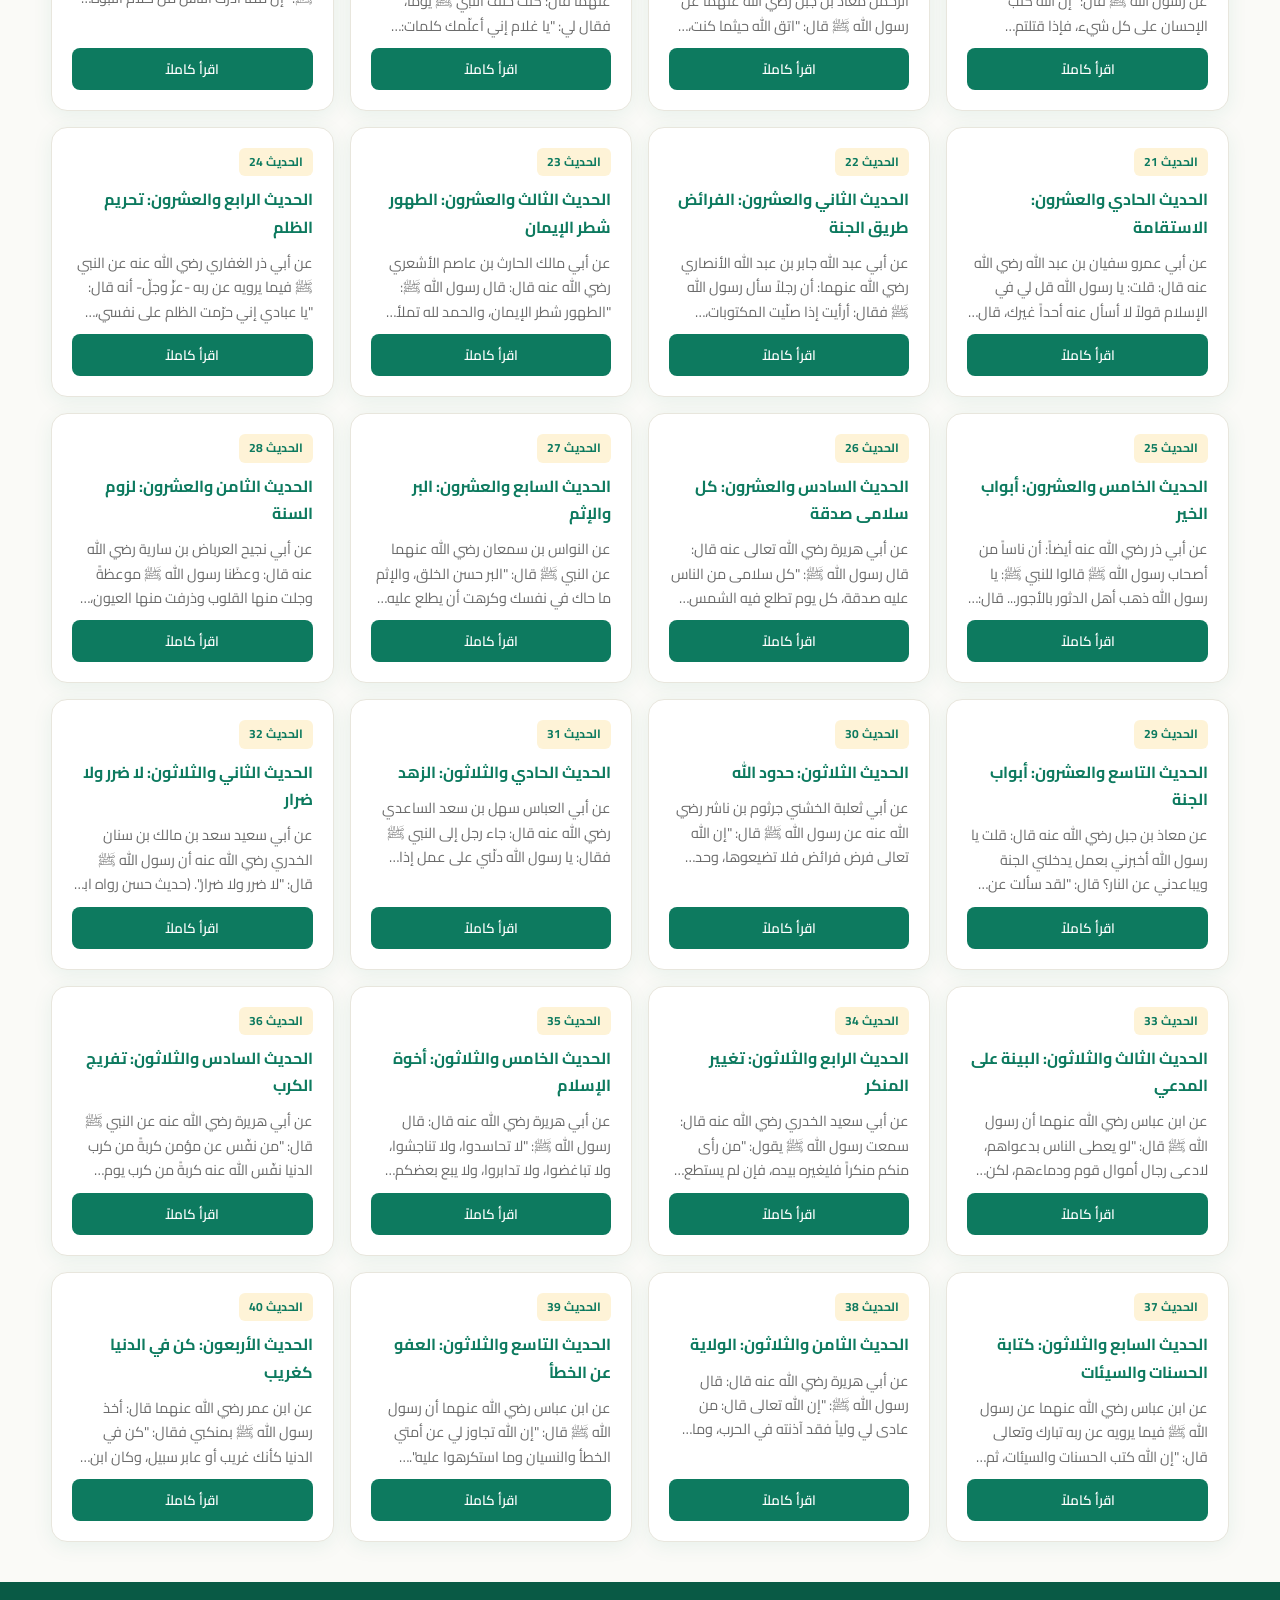
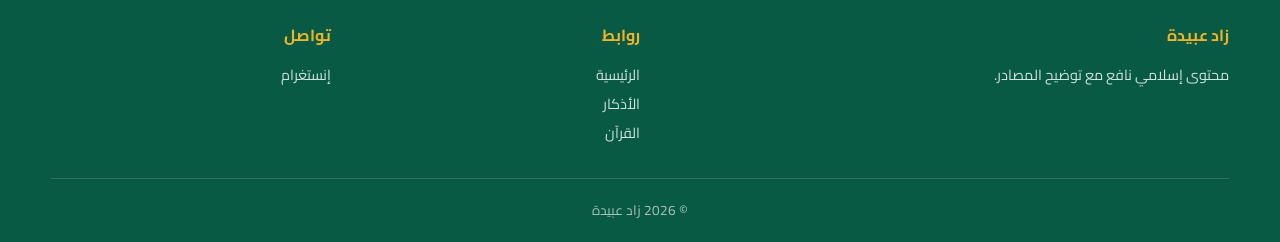
<file: nawawi.html>
<!doctype html>
<html lang="ar" dir="rtl">
<head>
  <meta charset="utf-8">
  <meta name="viewport" content="width=device-width, initial-scale=1">
  <meta name="theme-color" content="#0d7a5f">
  <meta name="description" content="الأربعون النووية — زاد عبيدة">
  <title>الأربعون النووية — زاد عبيدة</title>
  <link rel="icon" type="image/png" href="./logo-zad-almuslim.webp.png">
  <link rel="preconnect" href="https://fonts.googleapis.com">
  <link rel="preconnect" href="https://fonts.gstatic.com" crossorigin>
  <link href="https://fonts.googleapis.com/css2?family=Amiri:wght@400;700&family=Cairo:wght@400;600;700&family=Noto+Naskh+Arabic:wght@400;700&display=swap" rel="stylesheet">
  <link rel="stylesheet" href="./assets/style.css">
</head>
<body>

<nav class="navbar">
  <div class="wrap nav-inner">
    <a href="./index.html" class="brand" aria-label="زاد عبيدة">
      <img src="./logo-zad-almuslim.webp.png" alt="شعار زاد عبيدة">
      <span>زاد عبيدة</span>
    </a>
    <div class="nav-links" id="navLinks">
      <a href="./index.html">الرئيسية</a>
      <a href="./adhkar.html">الأذكار</a>
      <a href="./azkar-morning.html">الصباح</a>
      <a href="./azkar-evening.html">المساء</a>
      <a href="./nawawi.html" class="active">الأحاديث</a>
      <a href="./quran.html">القرآن</a>
      <a href="./articles.html">المقالات</a>
      <a href="./about.html">عن الموقع</a>
    </div>
    <div class="nav-tools">
      <select id="siteLanguage" class="lang-select" aria-label="اللغة">
        <option value="ar">العربية</option>
        <option value="en">English</option>
        <option value="fr">Français</option>
      </select>
      <button class="icon-btn" id="themeToggle" type="button" aria-label="الوضع الليلي">🌙</button>
      <button class="icon-btn mobile-menu-btn" id="mobileMenuBtn" type="button" aria-label="القائمة">☰</button>
    </div>
  </div>
</nav>

<main class="wrap" style="padding:40px 0">
  <div class="section-head">
    <h2>📜 الأربعون النووية</h2>
    <p>اضغط على أي حديث لقراءة نصه كاملاً</p>
  </div>

  <div class="search-box">
    <input type="search" id="hadithSearch" placeholder="ابحث في الأحاديث..." aria-label="بحث">
  </div>

  <div class="hadith-grid" id="hadithGrid"></div>
</main>

<footer>
  <div class="wrap">
    <div class="footer-inner">
      <div><h4>زاد عبيدة</h4><p>محتوى إسلامي نافع مع توضيح المصادر.</p></div>
      <div><h4>روابط</h4><p><a href="./index.html">الرئيسية</a><br><a href="./adhkar.html">الأذكار</a><br><a href="./quran.html">القرآن</a></p></div>
      <div><h4>تواصل</h4><p>إنستغرام</p></div>
    </div>
    <div class="footer-bottom">© <span id="year"></span> زاد عبيدة</div>
  </div>
</footer>

<!-- مودال الحديث -->
<div class="modal" id="hadithModal" hidden role="dialog" aria-modal="true">
  <div class="modal-dialog">
    <div class="modal-head">
      <h2 id="hadithModalTitle">نص الحديث</h2>
      <button class="modal-close" id="hadithClose" type="button">إغلاق ✕</button>
    </div>
    <div id="hadithModalText" class="modal-body" dir="rtl"></div>
    <a id="hadithSource" class="modal-source" href="https://sunnah.com/nawawi40" target="_blank" rel="noopener noreferrer">المصدر ↗</a>
  </div>
</div>

<div id="google_translate_element" style="position:fixed;left:-10000px;top:0;width:1px;height:1px;overflow:hidden" aria-hidden="true"></div>
<div id="toast" class="toast" role="status" aria-live="polite"></div>
<button class="back-to-top" id="backToTop" type="button" aria-label="العودة للأعلى">↑</button>

<script src="./assets/data.js"></script>
<script src="./assets/app.js"></script>
<script>
document.getElementById('year').textContent = new Date().getFullYear();

(function(){
  const grid = document.getElementById('hadithGrid');
  if(!grid || typeof NAWAWI_HADITHS === 'undefined') return;

  const modal = document.getElementById('hadithModal');
  const modalTitle = document.getElementById('hadithModalTitle');
  const modalText = document.getElementById('hadithModalText');
  const modalSource = document.getElementById('hadithSource');
  const modalClose = document.getElementById('hadithClose');

  NAWAWI_HADITHS.forEach((item, i) => {
    const card = document.createElement('article');
    card.className = 'hadith-card';

    const badge = document.createElement('span');
    badge.className = 'hadith-badge';
    badge.textContent = 'الحديث ' + (i + 1);

    const h3 = document.createElement('h3');
    h3.textContent = item.title;

    const p = document.createElement('p');
    p.textContent = item.text;

    const btn = document.createElement('button');
    btn.type = 'button';
    btn.className = 'hadith-open';
    btn.textContent = 'اقرأ كاملاً';

    btn.addEventListener('click', () => {
      modalTitle.textContent = item.title;
      modalText.textContent = item.text;
      modalSource.href = 'https://sunnah.com/nawawi40/' + (i + 1);
      modal.hidden = false;
      document.body.style.overflow = 'hidden';
      modalClose.focus();
    });

    card.append(badge, h3, p, btn);
    grid.appendChild(card);
  });

  function closeModal(){
    modal.hidden = true;
    document.body.style.overflow = '';
  }
  modalClose.addEventListener('click', closeModal);
  modal.addEventListener('click', e => { if(e.target === modal) closeModal(); });
  document.addEventListener('keydown', e => { if(e.key === 'Escape' && !modal.hidden) closeModal(); });

  const search = document.getElementById('hadithSearch');
  if(search){
    search.addEventListener('input', () => {
      const q = search.value.trim().toLowerCase();
      document.querySelectorAll('.hadith-card').forEach(c => {
        const txt = c.textContent.toLowerCase();
        c.style.display = (!q || txt.includes(q)) ? '' : 'none';
      });
    });
  }
})();
</script>
</body>
</html>
</file>
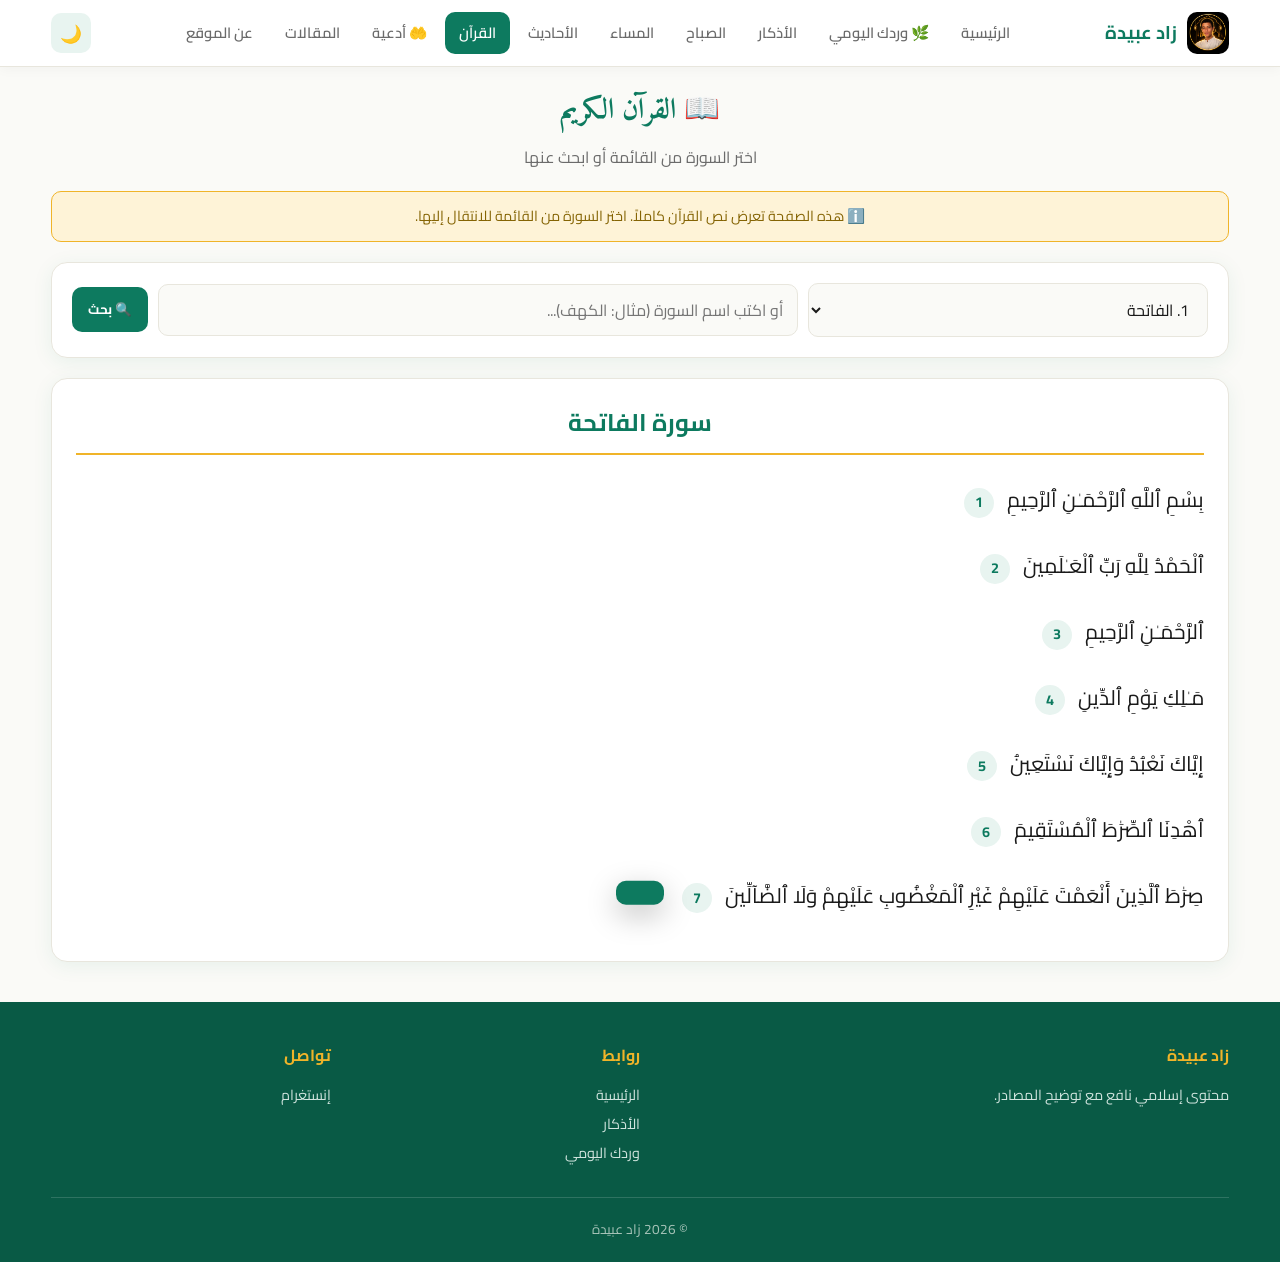
<file: quran.html>
<!doctype html>
<html lang="ar" dir="rtl">
<head>
  <meta charset="utf-8">
  <meta name="viewport" content="width=device-width, initial-scale=1">
  <meta name="theme-color" content="#0d7a5f">
  <meta name="description" content="القرآن الكريم كاملاً مع فهرس السور والبحث السريع — زاد عبيدة">
  <title>القرآن الكريم — زاد عبيدة</title>
  <link rel="icon" type="image/png" href="./logo-zad-almuslim.webp.png">
  <link rel="preconnect" href="https://fonts.googleapis.com">
  <link rel="preconnect" href="https://fonts.gstatic.com" crossorigin>
  <link href="https://fonts.googleapis.com/css2?family=Amiri:wght@400;700&family=Cairo:wght@400;600;700&family=Noto+Naskh+Arabic:wght@400;700&display=swap" rel="stylesheet">
  <link rel="stylesheet" href="./assets/style.css">
  <style>
    .quran-controls {
      display: flex; gap: 10px; flex-wrap: wrap; margin-bottom: 20px; align-items: center; justify-content: center;
      background: var(--card); padding: 20px; border-radius: var(--radius); box-shadow: var(--shadow); border: 1px solid var(--line);
      position: sticky; top: 80px; z-index: 100;
    }
    .quran-controls select, .quran-controls input {
      flex: 1; min-width: 200px; padding: 10px 14px; border-radius: var(--radius-sm);
      border: 1px solid var(--line); background: var(--bg); color: var(--text); font-family: inherit; font-size: 1rem;
    }
    .quran-controls button {
      padding: 10px 16px; border-radius: var(--radius-sm); border: none;
      background: var(--primary); color: #fff; font-family: inherit; font-weight: 700; cursor: pointer;
    }
    .quran-controls button:hover { background: var(--primary-dark); }

    .surah-block {
      background: var(--card); border-radius: var(--radius); padding: 24px;
      box-shadow: var(--shadow); border: 1px solid var(--line); margin-bottom: 20px;
    }
    .surah-block h3 {
      text-align: center; color: var(--primary); font-family: 'Cairo', sans-serif;
      font-size: 1.5rem; margin-bottom: 20px; border-bottom: 2px solid var(--accent); padding-bottom: 10px;
    }
    .ayah-text {
      font-size: 1.3rem; line-height: 2.4; margin-bottom: 16px; color: var(--text);
      text-align: justify;
    }
    .ayah-text .ayah-number {
      display: inline-flex; align-items: center; justify-content: center;
      width: 30px; height: 30px; background: var(--primary-light); color: var(--primary);
      border-radius: 50%; font-size: 0.9rem; font-weight: bold; margin: 0 8px;
    }
    .loading-indicator { text-align: center; padding: 40px; color: var(--text-muted); font-style: italic; }
    .note-box {
      background: var(--accent-light); border: 1px solid var(--accent); border-radius: var(--radius-sm);
      padding: 12px 16px; margin-bottom: 20px; font-size: 0.9rem; color: #856404; text-align: center;
    }
    /* زر العودة لآخر سورة */
    .resume-btn {
      display: inline-block; margin-bottom: 16px; padding: 10px 18px;
      background: var(--accent); color: #1a1a1a; border: none;
      border-radius: var(--radius-sm); font-weight: bold; cursor: pointer;
      font-family: inherit; font-size: 0.95rem;
    }
    .resume-btn:hover { background: var(--accent-light); }
  </style>
</head>
<body>

<nav class="navbar">
  <div class="wrap nav-inner">
    <a href="./index.html" class="brand" aria-label="زاد عبيدة">
      <img src="./logo-zad-almuslim.webp.png" alt="شعار زاد عبيدة">
      <span>زاد عبيدة</span>
    </a>
    <div class="nav-links" id="navLinks">
      <a href="./index.html">الرئيسية</a>
      <a href="./wird.html">🌿 وردك اليومي</a>
      <a href="./adhkar.html">الأذكار</a>
      <a href="./azkar-morning.html">الصباح</a>
      <a href="./azkar-evening.html">المساء</a>
      <a href="./nawawi.html">الأحاديث</a>
      <a href="./quran.html" class="active">القرآن</a>
      <a href="./duas.html">🤲 أدعية</a>
      <a href="./articles.html">المقالات</a>
      <a href="./about.html">عن الموقع</a>
    </div>
    <div class="nav-tools">
      <button class="icon-btn" id="themeToggle" type="button" aria-label="الوضع الليلي">🌙</button>
      <button class="icon-btn mobile-menu-btn" id="mobileMenuBtn" type="button" aria-label="القائمة">☰</button>
    </div>
  </div>
</nav>

<main class="wrap" style="padding:20px 0">
  <div class="section-head" style="margin-bottom: 20px;">
    <h2>📖 القرآن الكريم</h2>
    <p>اختر السورة من القائمة أو ابحث عنها</p>
  </div>

  <div class="note-box">
    ℹ️ هذه الصفحة تعرض نص القرآن كاملاً. اختر السورة من القائمة للانتقال إليها.
  </div>

  <button class="resume-btn" id="resumeBtn" style="display:none;">🔖 العودة إلى آخر سورة قرأتها</button>

  <div class="quran-controls">
    <select id="surahSelect" aria-label="اختر السورة">
      <option value="">-- اختر سورة --</option>
    </select>
    <input type="text" id="searchInput" placeholder="أو اكتب اسم السورة (مثال: الكهف)..." aria-label="بحث">
    <button type="button" id="searchBtn">🔍 بحث</button>
  </div>

  <div id="quranContainer">
    <div class="loading-indicator">جارٍ تحميل بيانات القرآن...</div>
  </div>
</main>

<footer>
  <div class="wrap">
    <div class="footer-inner">
      <div><h4>زاد عبيدة</h4><p>محتوى إسلامي نافع مع توضيح المصادر.</p></div>
      <div><h4>روابط</h4><p><a href="./index.html">الرئيسية</a><br><a href="./adhkar.html">الأذكار</a><br><a href="./wird.html">وردك اليومي</a></p></div>
      <div><h4>تواصل</h4><p><a href="https://www.instagram.com/oubaida.muslim/" target="_blank" rel="noopener noreferrer">إنستغرام</a></p></div>
    </div>
    <div class="footer-bottom">© <span id="year"></span> زاد عبيدة</div>
  </div>
</footer>

<div id="toast" class="toast" role="status" aria-live="polite"></div>
<button class="back-to-top" id="backToTop" type="button" aria-label="العودة إلى الأعلى">↑</button>

<script src="./assets/data.js"></script>
<script src="./assets/app.js"></script>
<script>
document.getElementById('year').textContent = new Date().getFullYear();

(function(){
  const container = document.getElementById('quranContainer');
  const searchInput = document.getElementById('searchInput');
  const searchBtn = document.getElementById('searchBtn');
  const surahSelect = document.getElementById('surahSelect');
  const resumeBtn = document.getElementById('resumeBtn');
  
  let allAyahs = []; 
  const LAST_SURAH_KEY = 'zad_last_surah';

  // دالة لجلب اسم السورة
  function getSurahName(surahId) {
    if (typeof SURAH_NAMES !== 'undefined' && SURAH_NAMES[surahId - 1]) {
      return SURAH_NAMES[surahId - 1];
    }
    return 'سورة ' + surahId;
  }

  // ملء قائمة السور
  function populateSurahSelect() {
    if (typeof SURAH_NAMES === 'undefined') return;
    SURAH_NAMES.forEach((name, index) => {
      const option = document.createElement('option');
      option.value = index + 1;
      option.textContent = (index + 1) + '. ' + name;
      surahSelect.appendChild(option);
    });
  }

  // عرض سورة محددة
  function renderSurah(surahId) {
    const surahAyahs = allAyahs.filter(a => a.surah_id === surahId);
    
    if (surahAyahs.length === 0) {
      container.innerHTML = '<div class="loading-indicator">لم يتم العثور على السورة.</div>';
      return;
    }

    const surahName = getSurahName(surahId);
    
    let html = '<div class="surah-block">';
    html += `<h3>سورة ${surahName}</h3>`;
    
    surahAyahs.forEach(ayah => {
      html += `<div class="ayah-text">${ayah.text_uthmani} <span class="ayah-number">${ayah.ayah_number}</span></div>`;
    });
    
    html += '</div>';
    container.innerHTML = html;
    
    // تحديث القائمة المنسدلة
    surahSelect.value = surahId;
    
    // حفظ آخر سورة في localStorage
    try {
      localStorage.setItem(LAST_SURAH_KEY, surahId);
    } catch (e) {
      console.warn('لم يتم حفظ آخر سورة:', e);
    }
    
    // إخفاء زر العودة بعد العرض (لأننا بالفعل في السورة)
    resumeBtn.style.display = 'none';
  }

  // البحث والانتقال
  function searchSurah() {
    const query = searchInput.value.trim();
    if (!query) return;

    if (allAyahs.length === 0) {
      alert('جارٍ تحميل البيانات، انتظر قليلاً...');
      return;
    }

    let foundSurahId = null;
    for (let i = 1; i <= 114; i++) {
      const name = getSurahName(i);
      if (name.includes(query)) {
        foundSurahId = i;
        break;
      }
    }

    if (foundSurahId) {
      renderSurah(foundSurahId);
    } else {
      alert('لم يتم العثور على السورة. تأكد من الاسم.');
    }
  }

  // أحداث
  searchBtn.addEventListener('click', searchSurah);
  searchInput.addEventListener('keypress', (e) => { if (e.key === 'Enter') searchSurah(); });
  
  surahSelect.addEventListener('change', (e) => {
    const surahId = Number(e.target.value);
    if (surahId > 0) {
      renderSurah(surahId);
    }
  });

  // زر العودة لآخر سورة
  resumeBtn.addEventListener('click', () => {
    const lastSurah = localStorage.getItem(LAST_SURAH_KEY);
    if (lastSurah) {
      renderSurah(Number(lastSurah));
    }
  });

  // تحميل ملف quran.json
  async function init() {
    try {
      // ملء القائمة أولاً
      populateSurahSelect();
      
      // التحقق من وجود آخر سورة محفوظة
      const lastSurah = localStorage.getItem(LAST_SURAH_KEY);
      if (lastSurah && Number(lastSurah) >= 1 && Number(lastSurah) <= 114) {
        resumeBtn.textContent = `🔖 العودة إلى سورة ${getSurahName(Number(lastSurah))}`;
        resumeBtn.style.display = 'inline-block';
      }
      
      const response = await fetch('./quran.json');
      if (!response.ok) throw new Error('HTTP ' + response.status);
      const data = await response.json();
      
      if (Array.isArray(data)) {
        allAyahs = data;
      } else {
        throw new Error('تنسيق البيانات غير متوقع');
      }
      
      container.innerHTML = '<div class="loading-indicator">اختر سورة من القائمة أو اكتب اسمها للبدء.</div>';
      
      // عرض سورة الفاتحة افتراضياً (إذا لم تكن هناك سورة محفوظة)
      if (!lastSurah) {
        renderSurah(1);
      }
      
    } catch (err) {
      container.innerHTML = '<div class="loading-indicator" style="color:red">تعذّر تحميل بيانات القرآن. تأكد من رفع ملف quran.json.</div>';
      console.error(err);
    }
  }

  init();
})();
</script>
</body>
</html>
</file>
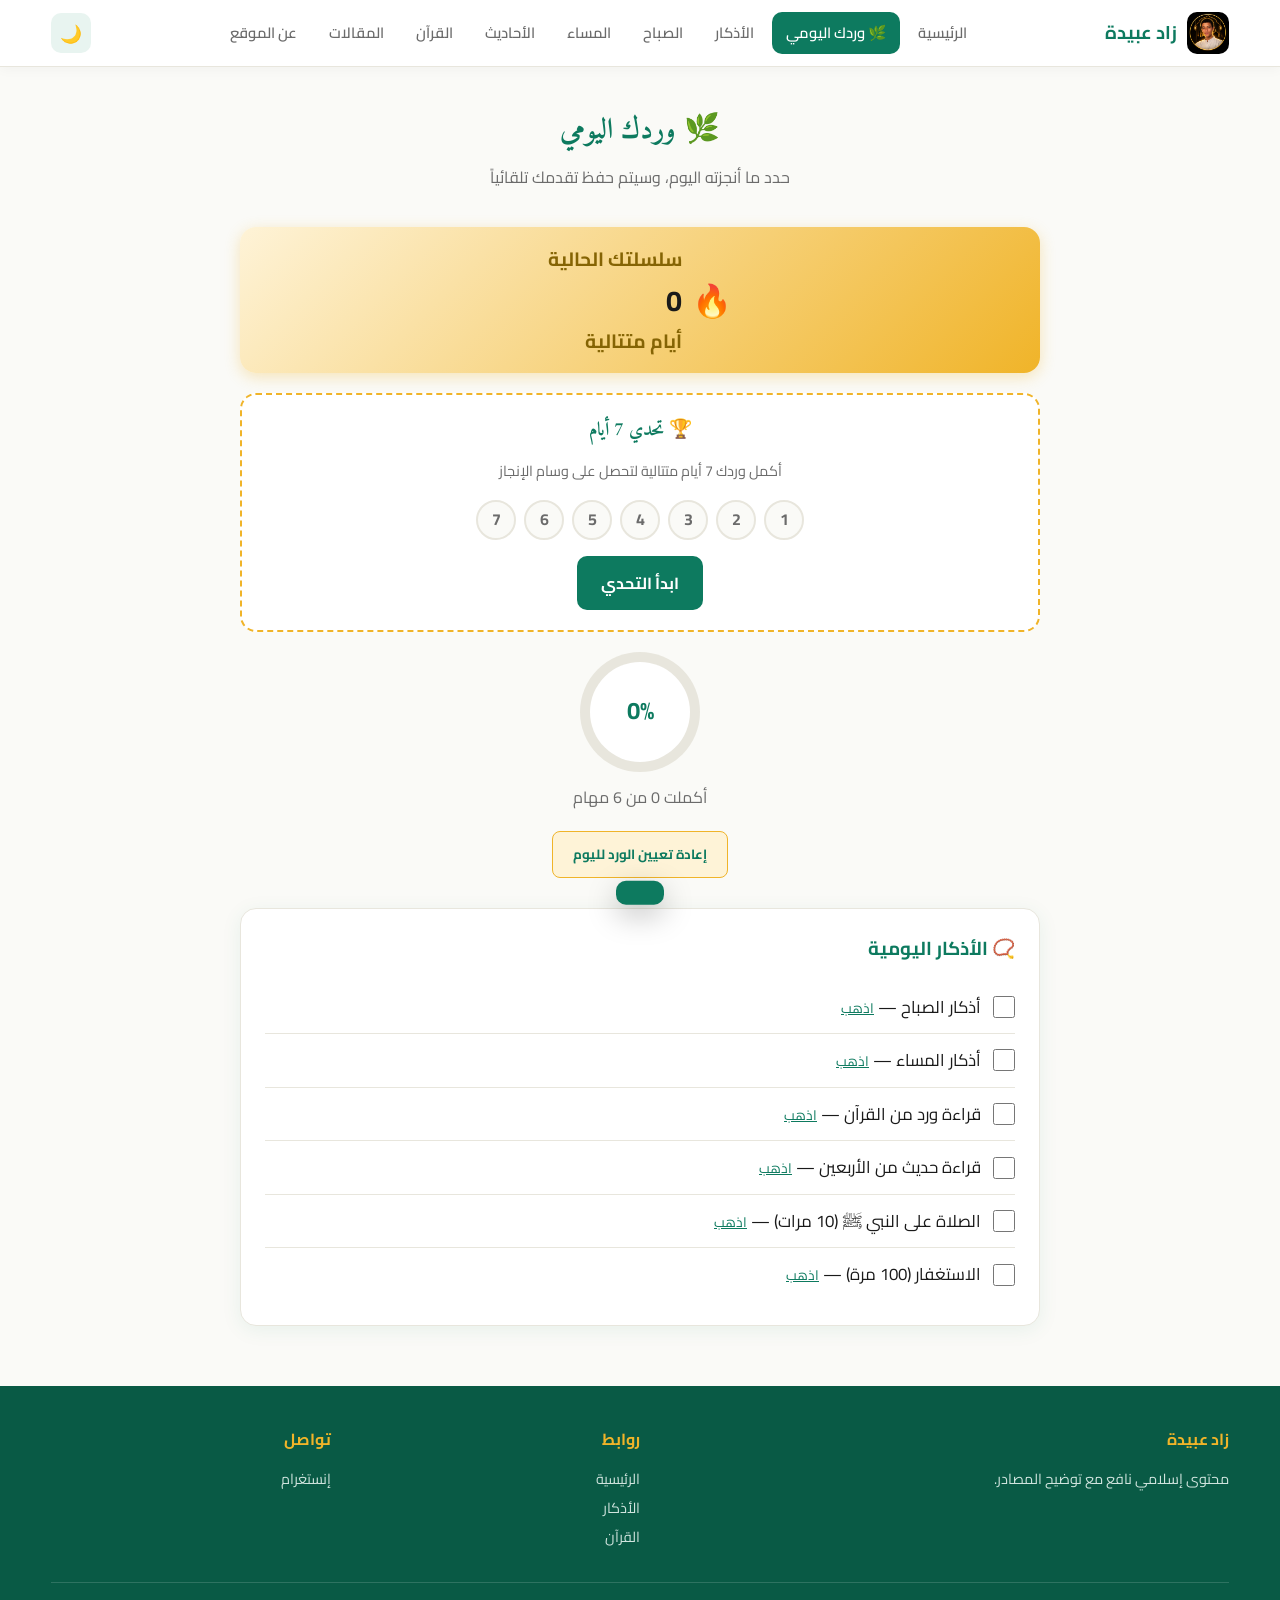
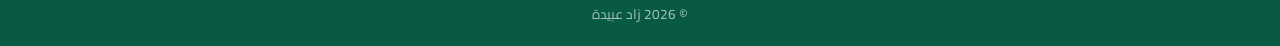
<file: wird.html>
<!doctype html>
<html lang="ar" dir="rtl">
<head>
  <meta charset="utf-8">
  <meta name="viewport" content="width=device-width, initial-scale=1">
  <meta name="theme-color" content="#0d7a5f">
  <meta name="description" content="تتبع وردك اليومي من الأذكار والقرآن — زاد عبيدة">
  <title>وردك اليومي — زاد عبيدة</title>
  <link rel="icon" type="image/png" href="./logo-zad-almuslim.webp.png">
  <link rel="preconnect" href="https://fonts.googleapis.com">
  <link rel="preconnect" href="https://fonts.gstatic.com" crossorigin>
  <link href="https://fonts.googleapis.com/css2?family=Amiri:wght@400;700&family=Cairo:wght@400;600;700&family=Noto+Naskh+Arabic:wght@400;700&display=swap" rel="stylesheet">
  <link rel="stylesheet" href="./assets/style.css">
  <style>
    .wird-container { max-width: 800px; margin: 0 auto; }
    .wird-card {
      background: var(--card); border-radius: var(--radius); padding: 24px;
      box-shadow: var(--shadow); border: 1px solid var(--line); margin-bottom: 20px;
    }
    .wird-card h3 { color: var(--primary); margin-bottom: 16px; font-family: 'Cairo', sans-serif; display: flex; align-items: center; gap: 10px; }
    .wird-item {
      display: flex; align-items: center; gap: 12px; padding: 12px 0;
      border-bottom: 1px solid var(--line);
    }
    .wird-item:last-child { border-bottom: none; }
    .wird-item input[type="checkbox"] {
      width: 22px; height: 22px; accent-color: var(--primary); cursor: pointer;
    }
    .wird-item label { flex: 1; cursor: pointer; font-size: 1.05rem; }
    .wird-item.completed label { text-decoration: line-through; color: var(--text-muted); }
    
    /* دائرة التقدم */
    .progress-box { text-align: center; margin-bottom: 30px; }
    .progress-circle {
      width: 120px; height: 120px; border-radius: 50%; margin: 0 auto 12px;
      background: conic-gradient(var(--primary) 0%, var(--line) 0%);
      display: flex; align-items: center; justify-content: center;
      font-size: 1.5rem; font-weight: bold; color: var(--primary);
      position: relative;
    }
    .progress-circle::before {
      content: ""; width: 100px; height: 100px; border-radius: 50%;
      background: var(--card); position: absolute;
    }
    .progress-circle span { position: relative; z-index: 1; }
    
    /* السلسلة */
    .streak-box {
      display: flex; align-items: center; justify-content: center; gap: 10px;
      background: linear-gradient(135deg, #fef3d7, #f0b429);
      border-radius: var(--radius); padding: 16px; margin-bottom: 20px;
      box-shadow: 0 4px 15px rgba(240, 180, 41, 0.3);
    }
    .streak-box .fire { font-size: 2rem; }
    .streak-box .streak-text { font-size: 1.2rem; font-weight: bold; color: #856404; }
    .streak-box .streak-days { font-size: 1.8rem; font-weight: bold; color: #1a1a1a; }

    /* تحدي 7 أيام */
    .challenge-box {
      background: var(--card); border: 2px dashed var(--accent); border-radius: var(--radius);
      padding: 20px; margin-bottom: 20px; text-align: center;
    }
    .challenge-box h3 { color: var(--primary); margin-bottom: 12px; }
    .challenge-days {
      display: flex; justify-content: center; gap: 8px; margin: 16px 0;
    }
    .challenge-day {
      width: 40px; height: 40px; border-radius: 50%;
      display: flex; align-items: center; justify-content: center;
      font-weight: bold; border: 2px solid var(--line);
      background: var(--bg); color: var(--text-muted);
    }
    .challenge-day.completed { background: var(--primary); color: #fff; border-color: var(--primary); }
    .challenge-day.current { border-color: var(--accent); border-width: 3px; box-shadow: 0 0 10px rgba(240, 180, 41, 0.5); }
    .challenge-start-btn {
      background: var(--primary); color: #fff; border: none; padding: 12px 24px;
      border-radius: var(--radius-sm); font-weight: bold; cursor: pointer; font-family: inherit;
      font-size: 1rem;
    }
    .challenge-start-btn:hover { background: var(--primary-dark); }
    
    .reset-wird {
      display: block; margin: 20px auto 0; padding: 10px 20px; border-radius: 8px;
      background: var(--accent-light); color: var(--primary); border: 1px solid var(--accent);
      cursor: pointer; font-family: inherit; font-weight: bold;
    }
    .reset-wird:hover { background: var(--accent); color: #fff; }
  </style>
</head>
<body>

<nav class="navbar">
  <div class="wrap nav-inner">
    <a href="./index.html" class="brand" aria-label="زاد عبيدة">
      <img src="./logo-zad-almuslim.webp.png" alt="شعار زاد عبيدة">
      <span>زاد عبيدة</span>
    </a>
    <div class="nav-links" id="navLinks">
      <a href="./index.html">الرئيسية</a>
      <a href="./wird.html" class="active">🌿 وردك اليومي</a>
      <a href="./adhkar.html">الأذكار</a>
      <a href="./azkar-morning.html">الصباح</a>
      <a href="./azkar-evening.html">المساء</a>
      <a href="./nawawi.html">الأحاديث</a>
      <a href="./quran.html">القرآن</a>
      <a href="./articles.html">المقالات</a>
      <a href="./about.html">عن الموقع</a>
    </div>
    <div class="nav-tools">
      <button class="icon-btn" id="themeToggle" type="button" aria-label="الوضع الليلي">🌙</button>
      <button class="icon-btn mobile-menu-btn" id="mobileMenuBtn" type="button" aria-label="القائمة">☰</button>
    </div>
  </div>
</nav>

<main class="wrap" style="padding:40px 0">
  <div class="wird-container">
    <div class="section-head">
      <h2>🌿 وردك اليومي</h2>
      <p>حدد ما أنجزته اليوم، وسيتم حفظ تقدمك تلقائياً</p>
    </div>

    <!-- السلسلة (Streak) -->
    <div class="streak-box">
      <span class="fire">🔥</span>
      <div>
        <div class="streak-text">سلسلتك الحالية</div>
        <div class="streak-days" id="streakCount">0</div>
        <div class="streak-text">أيام متتالية</div>
      </div>
    </div>

    <!-- تحدي 7 أيام -->
    <div class="challenge-box">
      <h3>🏆 تحدي 7 أيام</h3>
      <p style="color:var(--text-muted);font-size:0.9rem">أكمل وردك 7 أيام متتالية لتحصل على وسام الإنجاز</p>
      <div class="challenge-days" id="challengeDays"></div>
      <button class="challenge-start-btn" id="challengeBtn">ابدأ التحدي</button>
    </div>

    <!-- دائرة التقدم -->
    <div class="progress-box">
      <div class="progress-circle" id="progressCircle"><span id="progressText">0%</span></div>
      <p style="color:var(--text-muted)">أكملت <span id="completedCount">0</span> من <span id="totalCount">0</span> مهام</p>
      <button class="reset-wird" id="resetWird">إعادة تعيين الورد لليوم</button>
    </div>

    <!-- المهام -->
    <div class="wird-card">
      <h3>📿 الأذكار اليومية</h3>
      <div id="wirdTasksList"></div>
    </div>
  </div>
</main>

<footer>
  <div class="wrap">
    <div class="footer-inner">
      <div><h4>زاد عبيدة</h4><p>محتوى إسلامي نافع مع توضيح المصادر.</p></div>
      <div><h4>روابط</h4><p><a href="./index.html">الرئيسية</a><br><a href="./adhkar.html">الأذكار</a><br><a href="./quran.html">القرآن</a></p></div>
      <div><h4>تواصل</h4><p><a href="https://www.instagram.com/oubaida.muslim/" target="_blank" rel="noopener noreferrer">إنستغرام</a></p></div>
    </div>
    <div class="footer-bottom">© <span id="year"></span> زاد عبيدة</div>
  </div>
</footer>

<div id="toast" class="toast" role="status" aria-live="polite"></div>
<button class="back-to-top" id="backToTop" type="button" aria-label="العودة إلى الأعلى">↑</button>

<script src="./assets/data.js"></script>
<script src="./assets/app.js"></script>
<script>
document.getElementById('year').textContent = new Date().getFullYear();

(function(){
  const TASKS = [
    { id: 'morning', title: 'أذكار الصباح', link: './azkar-morning.html' },
    { id: 'evening', title: 'أذكار المساء', link: './azkar-evening.html' },
    { id: 'quran', title: 'قراءة ورد من القرآن', link: './quran.html' },
    { id: 'hadith', title: 'قراءة حديث من الأربعين', link: './nawawi.html' },
    { id: 'salawat', title: 'الصلاة على النبي ﷺ (10 مرات)', link: './adhkar.html' },
    { id: 'istighfar', title: 'الاستغفار (100 مرة)', link: './adhkar.html' },
  ];

  const STORAGE_KEY = 'zad_wird_' + new Date().toISOString().slice(0,10);
  const STREAK_KEY = 'zad_streak_data';
  const CHALLENGE_KEY = 'zad_challenge_data';

  let state = {};
  try { state = JSON.parse(localStorage.getItem(STORAGE_KEY) || '{}'); } catch {}

  let streakData = { count: 0, lastDate: null };
  try { streakData = JSON.parse(localStorage.getItem(STREAK_KEY) || '{"count":0,"lastDate":null}'); } catch {}

  let challengeData = { startDate: null, days: [] };
  try { challengeData = JSON.parse(localStorage.getItem(CHALLENGE_KEY) || '{"startDate":null,"days":[]}'); } catch {}

  const list = document.getElementById('wirdTasksList');
  const progressCircle = document.getElementById('progressCircle');
  const progressText = document.getElementById('progressText');
  const completedCount = document.getElementById('completedCount');
  const totalCount = document.getElementById('totalCount');
  const streakCount = document.getElementById('streakCount');
  const challengeDays = document.getElementById('challengeDays');
  const challengeBtn = document.getElementById('challengeBtn');

  const today = new Date().toISOString().slice(0,10);

  // ============ السلسلة ============
  function updateStreak() {
    const allCompleted = TASKS.every(t => state[t.id]);
    const yesterday = new Date();
    yesterday.setDate(yesterday.getDate() - 1);
    const yesterdayStr = yesterday.toISOString().slice(0,10);

    if (allCompleted) {
      if (streakData.lastDate === yesterdayStr) {
        // استمرار السلسلة
        streakData.count += 1;
        streakData.lastDate = today;
        localStorage.setItem(STREAK_KEY, JSON.stringify(streakData));
      } else if (streakData.lastDate !== today) {
        // بداية سلسلة جديدة
        streakData.count = 1;
        streakData.lastDate = today;
        localStorage.setItem(STREAK_KEY, JSON.stringify(streakData));
      }
    }

    // إذا فات يوم، تصفر السلسلة (اختياري: يمكنك تعديل هذا السلوك)
    if (streakData.lastDate && streakData.lastDate !== today && streakData.lastDate !== yesterdayStr) {
      streakData.count = 0;
      localStorage.setItem(STREAK_KEY, JSON.stringify(streakData));
    }

    streakCount.textContent = streakData.count;
  }

  // ============ تحدي 7 أيام ============
  function renderChallenge() {
    challengeDays.innerHTML = '';
    for (let i = 1; i <= 7; i++) {
      const day = document.createElement('div');
      day.className = 'challenge-day';
      if (challengeData.days.includes(i)) {
        day.classList.add('completed');
      }
      if (challengeData.startDate && !challengeData.days.includes(i) && 
          challengeData.days.length === i - 1) {
        day.classList.add('current');
      }
      day.textContent = challengeData.days.includes(i) ? '✓' : i;
      challengeDays.appendChild(day);
    }

    if (challengeData.days.length === 7) {
      challengeBtn.textContent = '🎉 أكملت التحدي!';
      challengeBtn.disabled = true;
      challengeBtn.style.opacity = '0.6';
    }
  }

  function checkChallengeProgress() {
    if (!challengeData.startDate) return;
    const allCompleted = TASKS.every(t => state[t.id]);
    if (allCompleted) {
      const dayIndex = challengeData.days.length + 1;
      if (dayIndex <= 7 && !challengeData.days.includes(dayIndex)) {
        challengeData.days.push(dayIndex);
        localStorage.setItem(CHALLENGE_KEY, JSON.stringify(challengeData));
        renderChallenge();
      }
    }
  }

  challengeBtn.addEventListener('click', () => {
    if (challengeData.startDate) return; // بدأ بالفعل
    challengeData = { startDate: today, days: [] };
    localStorage.setItem(CHALLENGE_KEY, JSON.stringify(challengeData));
    challengeBtn.textContent = 'التحدي جارٍ...';
    challengeBtn.disabled = true;
    renderChallenge();
    if (typeof showToast === 'function') showToast('بدأ التحدي! 🏆');
  });

  // ============ المهام ============
  function updateProgress() {
    const completed = TASKS.filter(t => state[t.id]).length;
    const percent = Math.round((completed / TASKS.length) * 100);
    
    progressText.textContent = percent + '%';
    completedCount.textContent = completed;
    totalCount.textContent = TASKS.length;
    progressCircle.style.background = `conic-gradient(var(--primary) ${percent}%, var(--line) ${percent}%)`;

    updateStreak();
    checkChallengeProgress();
  }

  TASKS.forEach(task => {
    const item = document.createElement('div');
    item.className = 'wird-item' + (state[task.id] ? ' completed' : '');
    
    const cb = document.createElement('input');
    cb.type = 'checkbox';
    cb.id = 'task_' + task.id;
    cb.checked = !!state[task.id];
    
    const label = document.createElement('label');
    label.htmlFor = 'task_' + task.id;
    label.innerHTML = `${task.title} — <a href="${task.link}" style="font-size:0.85rem;color:var(--primary);text-decoration:underline" target="_blank">اذهب</a>`;
    
    cb.addEventListener('change', () => {
      state[task.id] = cb.checked;
      localStorage.setItem(STORAGE_KEY, JSON.stringify(state));
      item.classList.toggle('completed', cb.checked);
      updateProgress();
    });
    
    item.append(cb, label);
    list.appendChild(item);
  });

  // إعادة تعيين
  document.getElementById('resetWird').addEventListener('click', () => {
    if(confirm('هل أنت متأكد من إعادة تعيين ورد اليوم؟')) {
      state = {};
      localStorage.removeItem(STORAGE_KEY);
      document.querySelectorAll('.wird-item').forEach(item => {
        item.classList.remove('completed');
        item.querySelector('input').checked = false;
      });
      updateProgress();
      if(typeof showToast === 'function') showToast('تم إعادة تعيين الورد ✓');
    }
  });

  renderChallenge();
  updateProgress();
})();
</script>
</body>
</html>
</file>
<file: assets/style.css>
/* ============================================================
   زاد عبيدة — التنسيقات المشتركة
   ============================================================ */

:root{
  --primary:#0d7a5f;
  --primary-dark:#095a45;
  --primary-light:#e8f4f0;
  --accent:#f0b429;
  --accent-light:#fef3d7;
  --bg:#fafaf7;
  --card:#ffffff;
  --text:#1a1a1a;
  --text-muted:#6b6b6b;
  --line:#e8e6dd;
  --shadow:0 4px 20px rgba(13,122,95,.08);
  --shadow-lg:0 12px 40px rgba(13,122,95,.12);
  --radius:16px;
  --radius-sm:10px;
}

body.dark{
  --bg:#121212;
  --card:#1e1e1e;
  --text:#e8e8e8;
  --text-muted:#a0a0a0;
  --line:#2a2a2a;
  --primary-light:#1a3d33;
  --accent-light:#3d2e10;
  --shadow:0 4px 20px rgba(0,0,0,.4);
  --shadow-lg:0 12px 40px rgba(0,0,0,.5);
}

*{box-sizing:border-box;margin:0;padding:0}
html{scroll-behavior:smooth;scroll-padding-top:80px}

body{
  font-family:'Cairo','Noto Naskh Arabic',Tahoma,sans-serif;
  background:var(--bg);
  color:var(--text);
  line-height:1.7;
  transition:background .3s,color .3s;
  min-height:100vh;
  display:flex;
  flex-direction:column;
}

h1,h2,h3,.hero-title{font-family:'Amiri','Noto Naskh Arabic',serif}
a{color:inherit;text-decoration:none}
button{font-family:inherit;cursor:pointer;border:0;background:none}
img{max-width:100%;height:auto}

.wrap{width:min(1200px,92%);margin:0 auto}

/* ============ شريط التنقل ============ */
.navbar{
  position:sticky;top:0;z-index:1000;
  background:var(--card);
  border-bottom:1px solid var(--line);
  box-shadow:0 2px 12px rgba(0,0,0,.04);
  transition:all .3s;
}
.nav-inner{
  display:flex;align-items:center;justify-content:space-between;
  gap:16px;padding:12px 0;
}
.brand{
  display:flex;align-items:center;gap:10px;
  font-weight:700;font-size:1.15rem;color:var(--primary);
  text-decoration:none;
}
.brand img{width:42px;height:42px;object-fit:contain;border-radius:10px}
.brand-fallback{
  width:42px;height:42px;display:grid;place-items:center;
  background:var(--primary);color:#fff;border-radius:10px;
  font-weight:700;font-size:1rem;
}
.nav-links{
  display:flex;gap:4px;align-items:center;flex-wrap:wrap;
}
.nav-links a{
  padding:8px 14px;border-radius:var(--radius-sm);
  font-size:.92rem;font-weight:600;color:var(--text-muted);
  transition:all .2s;text-decoration:none;
}
.nav-links a:hover{background:var(--primary-light);color:var(--primary)}
.nav-links a.active{background:var(--primary);color:#fff}
.nav-tools{display:flex;gap:8px;align-items:center}
.icon-btn{
  width:40px;height:40px;border-radius:10px;
  background:var(--primary-light);color:var(--primary);
  display:grid;place-items:center;font-size:1.1rem;
  transition:all .2s;cursor:pointer;border:0;
}
.icon-btn:hover{background:var(--primary);color:#fff}
.mobile-menu-btn{display:none}
.lang-select{
  padding:8px 12px;border-radius:10px;
  border:1px solid var(--line);
  background:var(--card);color:var(--text);
  font-size:.88rem;font-family:inherit;cursor:pointer;
}

/* ============ Hero ============ */
.hero{
  text-align:center;padding:60px 0 40px;
  position:relative;overflow:hidden;
}
.hero::before{
  content:"۞";position:absolute;top:-40px;left:50%;
  transform:translateX(-50%);font-size:300px;
  color:var(--primary);opacity:.03;pointer-events:none;
}
.hero .bismillah{
  color:var(--primary);font-size:.95rem;
  margin-bottom:12px;font-weight:600;
}
.hero-title{
  font-size:clamp(2rem,5vw,3.2rem);
  color:var(--primary);
  line-height:1.3;margin-bottom:16px;
  position:relative;z-index:1;
}
.hero-subtitle{
  font-size:1.05rem;color:var(--text-muted);
  max-width:600px;margin:0 auto 24px;
}
.hero-actions{
  display:flex;gap:12px;justify-content:center;
  flex-wrap:wrap;margin-top:24px;
}
.btn-primary{
  display:inline-flex;align-items:center;gap:8px;
  background:var(--primary);color:#fff;
  padding:12px 24px;border-radius:var(--radius-sm);
  font-weight:700;font-size:1rem;
  transition:all .2s;box-shadow:0 4px 16px rgba(13,122,95,.2);
  text-decoration:none;
}
.btn-primary:hover{background:var(--primary-dark);transform:translateY(-2px);box-shadow:0 6px 20px rgba(13,122,95,.3)}
.btn-secondary{
  display:inline-flex;align-items:center;gap:8px;
  background:var(--card);color:var(--primary);
  padding:12px 24px;border-radius:var(--radius-sm);
  font-weight:700;font-size:1rem;border:1px solid var(--line);
  transition:all .2s;text-decoration:none;
}
.btn-secondary:hover{border-color:var(--primary);background:var(--primary-light)}

/* ============ لوحة اليوم ============ */
.dashboard{
  display:grid;grid-template-columns:repeat(auto-fit,minmax(280px,1fr));
  gap:20px;margin:40px 0;
}
.dash-card{
  background:var(--card);border-radius:var(--radius);
  padding:24px;box-shadow:var(--shadow);
  border:1px solid var(--line);
  position:relative;overflow:hidden;
}
.dash-card::before{
  content:"";position:absolute;top:0;right:0;left:0;
  height:4px;background:linear-gradient(90deg,var(--primary),var(--accent));
}
.dash-card h3{
  font-size:1.15rem;color:var(--primary);
  margin-bottom:16px;display:flex;align-items:center;gap:8px;
  font-family:'Cairo',sans-serif;font-weight:700;
}
.prayer-list{list-style:none;display:flex;flex-direction:column;gap:8px}
.prayer-item{
  display:flex;justify-content:space-between;align-items:center;
  padding:10px 14px;background:var(--primary-light);
  border-radius:var(--radius-sm);font-size:.95rem;
  transition:all .2s;
}
.prayer-item.active{
  background:var(--primary);color:#fff;font-weight:700;
  transform:scale(1.02);box-shadow:0 4px 12px rgba(13,122,95,.2);
}
.countdown{
  text-align:center;font-size:1.05rem;font-weight:700;
  color:var(--primary);margin-top:12px;
  padding:12px;background:var(--accent-light);
  border-radius:var(--radius-sm);
}
.daily-content{font-size:1rem;line-height:1.9;color:var(--text)}
.daily-content .big{font-size:1.05rem;margin-bottom:8px;color:var(--text)}
.daily-content .src{font-size:.85rem;color:var(--text-muted);margin-top:8px}

/* ============ الأقسام ============ */
.section{padding:50px 0}
.section-head{text-align:center;margin-bottom:36px}
.section-head h2{
  font-size:1.8rem;color:var(--primary);margin-bottom:8px;
}
.section-head p{color:var(--text-muted);font-size:1rem}
.cards-grid{
  display:grid;grid-template-columns:repeat(auto-fit,minmax(220px,1fr));
  gap:16px;
}
.nav-card{
  background:var(--card);border-radius:var(--radius);
  padding:28px 20px;text-align:center;
  box-shadow:var(--shadow);border:1px solid var(--line);
  transition:all .25s;cursor:pointer;
  display:flex;flex-direction:column;align-items:center;gap:12px;
  text-decoration:none;color:inherit;
}
.nav-card:hover{
  transform:translateY(-4px);box-shadow:var(--shadow-lg);
  border-color:var(--primary);
}
.nav-card .emoji{font-size:2.4rem;line-height:1}
.nav-card h3{font-size:1.1rem;color:var(--primary);font-family:'Cairo',sans-serif;font-weight:700}
.nav-card p{font-size:.85rem;color:var(--text-muted)}

/* ============ الأذكار ============ */
.azkar-list{display:flex;flex-direction:column;gap:14px;max-width:820px;margin:0 auto}
.azkar-item{
  background:var(--card);border-radius:var(--radius);
  padding:22px;box-shadow:var(--shadow);
  border:1px solid var(--line);
  transition:all .2s;
}
.azkar-item:hover{border-color:var(--primary);box-shadow:var(--shadow-lg)}
.azkar-item h3{
  font-size:1.05rem;color:var(--primary);
  margin-bottom:12px;font-family:'Cairo',sans-serif;
  font-weight:700;
}
.azkar-text{
  font-size:1.15rem;line-height:2;color:var(--text);
  margin-bottom:12px;padding:14px;
  background:var(--primary-light);border-radius:var(--radius-sm);
  border-right:3px solid var(--accent);
  white-space:pre-line;
}
.azkar-ref{font-size:.85rem;color:var(--text-muted);margin-bottom:14px}
.azkar-actions{
  display:flex;gap:8px;flex-wrap:wrap;align-items:center;
}
.action-btn{
  padding:8px 14px;border-radius:8px;
  background:var(--primary-light);color:var(--primary);
  font-size:.85rem;font-weight:600;
  transition:all .2s;border:0;cursor:pointer;
}
.action-btn:hover{background:var(--primary);color:#fff}
.action-btn.primary{background:var(--primary);color:#fff}
.action-btn.primary:hover{background:var(--primary-dark)}
.action-btn.done{background:var(--accent);color:#1a1a1a}
.count-badge{
  padding:8px 14px;background:var(--accent-light);
  color:var(--primary);border-radius:8px;
  font-weight:700;font-size:.85rem;margin-inline-start:auto;
}

/* ============ الفلاتر ============ */
.filter-row{display:flex;gap:8px;flex-wrap:wrap;margin-bottom:20px;justify-content:center}
.filter-btn{
  padding:8px 16px;border-radius:999px;
  background:var(--card);color:var(--text-muted);
  border:1px solid var(--line);font-size:.88rem;
  font-weight:600;cursor:pointer;transition:all .2s;
}
.filter-btn:hover{border-color:var(--primary);color:var(--primary)}
.filter-btn.active{background:var(--primary);color:#fff;border-color:var(--primary)}

/* ============ البحث ============ */
.search-box{
  max-width:600px;margin:0 auto 30px;position:relative;
}
.search-box input{
  width:100%;padding:14px 50px 14px 18px;
  border:2px solid var(--line);border-radius:var(--radius);
  font-size:1rem;font-family:inherit;
  background:var(--card);color:var(--text);
  transition:border-color .2s;
}
.search-box input:focus{outline:none;border-color:var(--primary)}
.search-box::before{
  content:"🔍";position:absolute;right:18px;top:50%;
  transform:translateY(-50%);font-size:1.2rem;
  pointer-events:none;
}

/* ============ الأحاديث ============ */
.hadith-grid{
  display:grid;grid-template-columns:repeat(auto-fill,minmax(280px,1fr));
  gap:16px;
}
.hadith-card{
  background:var(--card);border-radius:var(--radius);
  padding:20px;box-shadow:var(--shadow);
  border:1px solid var(--line);
  display:flex;flex-direction:column;gap:10px;
  transition:all .2s;
}
.hadith-card:hover{border-color:var(--primary);box-shadow:var(--shadow-lg)}
.hadith-badge{
  display:inline-block;padding:4px 10px;
  background:var(--accent-light);color:var(--primary);
  border-radius:6px;font-size:.75rem;font-weight:700;
  width:fit-content;
}
.hadith-card h3{
  font-size:1rem;color:var(--primary);
  font-family:'Cairo',sans-serif;font-weight:700;
}
.hadith-card p{
  font-size:.9rem;color:var(--text-muted);
  line-height:1.7;
  display:-webkit-box;-webkit-line-clamp:3;
  -webkit-box-orient:vertical;overflow:hidden;
}
.hadith-open{
  margin-top:auto;padding:8px 14px;
  background:var(--primary);color:#fff;
  border-radius:8px;font-size:.85rem;font-weight:600;
  cursor:pointer;transition:all .2s;border:0;
}
.hadith-open:hover{background:var(--primary-dark)}

/* ============ المودال ============ */
.modal{
  position:fixed;inset:0;z-index:9999;
  background:rgba(0,0,0,.65);
  display:flex;align-items:center;justify-content:center;
  padding:16px;
}
.modal[hidden]{display:none!important}
.modal-dialog{
  background:var(--card);color:var(--text);
  width:min(760px,100%);max-height:88vh;
  overflow:auto;border-radius:var(--radius);
  padding:24px;box-shadow:0 20px 70px rgba(0,0,0,.3);
}
.modal-head{
  display:flex;justify-content:space-between;align-items:center;
  gap:12px;border-bottom:1px solid var(--line);
  padding-bottom:14px;margin-bottom:16px;
}
.modal-head h2{
  font-size:1.2rem;color:var(--primary);
  font-family:'Cairo',sans-serif;font-weight:700;
}
.modal-close{
  padding:8px 14px;border-radius:8px;
  background:var(--primary-light);color:var(--primary);
  font-weight:700;cursor:pointer;border:0;font-size:.9rem;
}
.modal-close:hover{background:var(--primary);color:#fff}
.modal-body{
  font-size:1.05rem;line-height:2;
  white-space:pre-line;margin-bottom:16px;
}
.modal-source{
  color:var(--primary);font-weight:700;
  text-decoration:underline;
}

/* ============ قارئ القرآن ============ */
.quran-controls{
  display:flex;gap:12px;flex-wrap:wrap;
  margin-bottom:20px;justify-content:center;
}
.quran-controls select{
  flex:1;min-width:200px;max-width:400px;
  padding:12px 16px;border-radius:var(--radius-sm);
  border:1px solid var(--line);background:var(--card);
  color:var(--text);font-family:inherit;font-size:1rem;
}
.quran-reader{
  background:var(--card);border-radius:var(--radius);
  padding:28px;box-shadow:var(--shadow);
  border:1px solid var(--line);
  font-size:1.2rem;line-height:2.4;
  max-height:600px;overflow-y:auto;
}
.quran-reader h2{
  text-align:center;color:var(--primary);
  margin-bottom:20px;font-family:'Cairo',sans-serif;
}
.quran-reader.loading{
  text-align:center;color:var(--text-muted);
  font-style:italic;padding:60px;
}

/* ============ Footer ============ */
footer{
  background:var(--primary-dark);color:#fff;
  padding:40px 0 20px;margin-top:auto;
}
.footer-inner{
  display:grid;grid-template-columns:2fr 1fr 1fr;
  gap:30px;margin-bottom:30px;
}
footer h4{color:var(--accent);margin-bottom:12px;font-size:1rem}
footer p,footer a{
  font-size:.9rem;color:#d0e4de;line-height:2;
  text-decoration:none;
}
footer a:hover{color:var(--accent)}
.footer-bottom{
  text-align:center;padding-top:20px;
  border-top:1px solid rgba(255,255,255,.15);
  font-size:.85rem;color:#a8c4b9;
}

/* ============ Utilities ============ */
.hidden{display:none!important}
.text-center{text-align:center}
.mt-2{margin-top:16px}
.mb-2{margin-bottom:16px}
.toast{
  position:fixed;bottom:24px;left:50%;
  transform:translateX(-50%) translateY(120%);
  background:var(--primary);color:#fff;
  padding:12px 24px;border-radius:var(--radius-sm);
  box-shadow:0 10px 30px rgba(0,0,0,.25);
  transition:transform .3s ease;z-index:10000;
  font-size:.92rem;max-width:90vw;text-align:center;
}
.toast.show{transform:translateX(-50%) translateY(0)}
.back-to-top{
  position:fixed;bottom:20px;left:20px;
  width:48px;height:48px;border-radius:50%;
  background:var(--primary);color:#fff;
  border:0;cursor:pointer;
  box-shadow:0 6px 20px rgba(0,0,0,.25);
  font-size:1.3rem;
  opacity:0;visibility:hidden;
  transform:translateY(20px);transition:all .3s;
  z-index:9998;
}
.back-to-top.show{opacity:1;visibility:visible;transform:translateY(0)}
.back-to-top:hover{background:var(--primary-dark)}
body.dark .back-to-top{background:var(--accent);color:#1a1a1a}

/* ============ Mobile ============ */
@media(max-width:768px){
  .nav-links{
    display:none;position:absolute;top:100%;right:0;left:0;
    flex-direction:column;background:var(--card);
    padding:16px;border-bottom:1px solid var(--line);
    box-shadow:0 4px 16px rgba(0,0,0,.1);
    gap:4px;
  }
  .nav-links.open{display:flex}
  .nav-links a{padding:12px 16px;text-align:center}
  .mobile-menu-btn{display:grid}
  .footer-inner{grid-template-columns:1fr}
  .hero{padding:40px 0 24px}
  .hero-title{font-size:1.8rem}
  .dashboard{grid-template-columns:1fr}
  .hadith-grid{grid-template-columns:1fr}
  .section{padding:30px 0}
  .azkar-text{font-size:1.05rem}
  .quran-reader{font-size:1.05rem;padding:20px}
}

/* ============ Accessibility ============ */
@media(prefers-reduced-motion:reduce){
  *,*::before,*::after{
    animation-duration:.01ms!important;
    animation-iteration-count:1!important;
    transition-duration:.01ms!important;
  }
  html{scroll-behavior:auto}
}

/* ============ Print ============ */
@media print{
  .navbar,.back-to-top,.toast,footer,.action-btn{display:none!important}
  body{background:#fff;color:#000}
}
</file>
